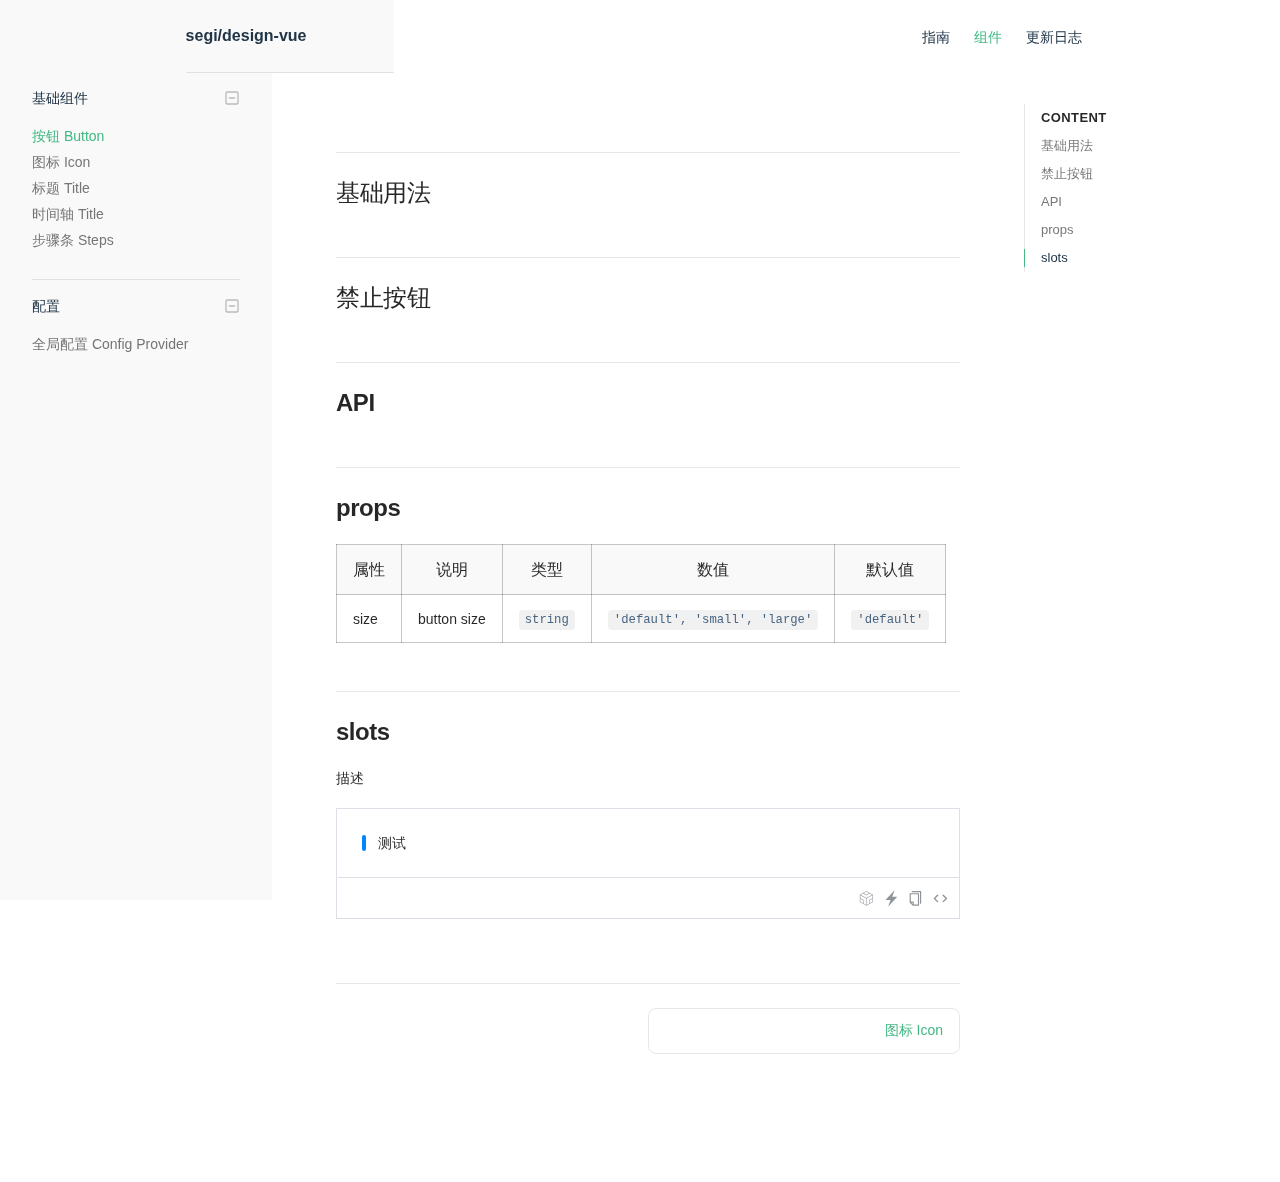
<file: component/button.html>
<!DOCTYPE html>
<html lang="en-US">
  <head>
    <meta charset="utf-8">
    <meta name="viewport" content="width=device-width,initial-scale=1">
    <title>segi/design-vue | segi/design-vue</title>
    <meta name="description" content="租赁4.0 前端组件库">
    <link rel="stylesheet" href="/assets/style.cefd9a6d.css">
    <link rel="modulepreload" href="/assets/chunks/title.f8c6c781.js">
    <link rel="modulepreload" href="/assets/app.c3943601.js">
    <link rel="modulepreload" href="/assets/component_button.md.5ef62b79.lean.js">
    
    
  </head>
  <body>
    <div id="app"><div class="Layout" data-v-aa6d9e14><!--[--><!--]--><!--[--><span tabindex="-1" data-v-e1824ab1></span><a href="#VPContent" class="VPSkipLink visually-hidden" data-v-e1824ab1> Skip to content </a><!--]--><!----><header class="VPNav" data-v-aa6d9e14 data-v-ce280d38><div class="VPNavBar has-sidebar" data-v-ce280d38 data-v-85daa9f9><div class="container" data-v-85daa9f9><div class="VPNavBarTitle has-sidebar" data-v-85daa9f9 data-v-67a89122><a class="title" href="/" data-v-67a89122><!--[--><!--]--><!----><!--[-->segi/design-vue<!--]--><!--[--><!--]--></a></div><div class="content" data-v-85daa9f9><!--[--><!--]--><!----><nav aria-labelledby="main-nav-aria-label" class="VPNavBarMenu menu" data-v-85daa9f9 data-v-c13410fb><span id="main-nav-aria-label" class="visually-hidden" data-v-c13410fb>Main Navigation</span><!--[--><!--[--><a class="VPLink link VPNavBarMenuLink" href="/guide/i18n.html" data-v-c13410fb data-v-b221a9cd data-v-f226e849><!--[-->指南<!--]--><!----></a><!--]--><!--[--><a class="VPLink link VPNavBarMenuLink active" href="/component/button.html" data-v-c13410fb data-v-b221a9cd data-v-f226e849><!--[-->组件<!--]--><!----></a><!--]--><!--[--><a class="VPLink link VPNavBarMenuLink" href="/log/changelog.html" data-v-c13410fb data-v-b221a9cd data-v-f226e849><!--[-->更新日志<!--]--><!----></a><!--]--><!--]--></nav><!----><!----><!----><!----><!--[--><!--]--><button type="button" class="VPNavBarHamburger hamburger" aria-label="mobile navigation" aria-expanded="false" aria-controls="VPNavScreen" data-v-85daa9f9 data-v-358a56d5><span class="container" data-v-358a56d5><span class="top" data-v-358a56d5></span><span class="middle" data-v-358a56d5></span><span class="bottom" data-v-358a56d5></span></span></button></div></div></div><!----></header><div class="VPLocalNav" data-v-aa6d9e14 data-v-3b9748d7><button class="menu" aria-expanded="false" aria-controls="VPSidebarNav" data-v-3b9748d7><svg xmlns="http://www.w3.org/2000/svg" aria-hidden="true" focusable="false" viewbox="0 0 24 24" class="menu-icon" data-v-3b9748d7><path d="M17,11H3c-0.6,0-1-0.4-1-1s0.4-1,1-1h14c0.6,0,1,0.4,1,1S17.6,11,17,11z"></path><path d="M21,7H3C2.4,7,2,6.6,2,6s0.4-1,1-1h18c0.6,0,1,0.4,1,1S21.6,7,21,7z"></path><path d="M21,15H3c-0.6,0-1-0.4-1-1s0.4-1,1-1h18c0.6,0,1,0.4,1,1S21.6,15,21,15z"></path><path d="M17,19H3c-0.6,0-1-0.4-1-1s0.4-1,1-1h14c0.6,0,1,0.4,1,1S17.6,19,17,19z"></path></svg><span class="menu-text" data-v-3b9748d7>Menu</span></button><a class="top-link" href="#" data-v-3b9748d7> Return to top </a></div><aside class="VPSidebar" data-v-aa6d9e14 data-v-4179ba86><nav class="nav" id="VPSidebarNav" aria-labelledby="sidebar-aria-label" tabindex="-1" data-v-4179ba86><span class="visually-hidden" id="sidebar-aria-label" data-v-4179ba86> Sidebar Navigation </span><!--[--><div class="group" data-v-4179ba86><section class="VPSidebarGroup collapsible" data-v-4179ba86 data-v-3e944058><div class="title" role="button" data-v-3e944058><h2 class="title-text" data-v-3e944058>基础组件</h2><div class="action" data-v-3e944058><svg xmlns="http://www.w3.org/2000/svg" xmlns:xlink="http://www.w3.org/1999/xlink" viewbox="0 0 24 24" class="icon minus" data-v-3e944058><path d="M19,2H5C3.3,2,2,3.3,2,5v14c0,1.7,1.3,3,3,3h14c1.7,0,3-1.3,3-3V5C22,3.3,20.7,2,19,2zM20,19c0,0.6-0.4,1-1,1H5c-0.6,0-1-0.4-1-1V5c0-0.6,0.4-1,1-1h14c0.6,0,1,0.4,1,1V19z"></path><path d="M16,11H8c-0.6,0-1,0.4-1,1s0.4,1,1,1h8c0.6,0,1-0.4,1-1S16.6,11,16,11z"></path></svg><svg version="1.1" xmlns="http://www.w3.org/2000/svg" viewbox="0 0 24 24" class="icon plus" data-v-3e944058><path d="M19,2H5C3.3,2,2,3.3,2,5v14c0,1.7,1.3,3,3,3h14c1.7,0,3-1.3,3-3V5C22,3.3,20.7,2,19,2z M20,19c0,0.6-0.4,1-1,1H5c-0.6,0-1-0.4-1-1V5c0-0.6,0.4-1,1-1h14c0.6,0,1,0.4,1,1V19z"></path><path d="M16,11h-3V8c0-0.6-0.4-1-1-1s-1,0.4-1,1v3H8c-0.6,0-1,0.4-1,1s0.4,1,1,1h3v3c0,0.6,0.4,1,1,1s1-0.4,1-1v-3h3c0.6,0,1-0.4,1-1S16.6,11,16,11z"></path></svg></div></div><div class="items" data-v-3e944058><!--[--><!--[--><a class="VPLink link link active" href="/component/button.html" style="padding-left:0px;" data-v-80f9ecf3 data-v-f226e849><!--[--><span class="link-text" data-v-80f9ecf3>按钮 Button</span><!--]--><!----></a><!----><!--]--><!--[--><a class="VPLink link link" href="/component/icon.html" style="padding-left:0px;" data-v-80f9ecf3 data-v-f226e849><!--[--><span class="link-text" data-v-80f9ecf3>图标 Icon</span><!--]--><!----></a><!----><!--]--><!--[--><a class="VPLink link link" href="/component/title.html" style="padding-left:0px;" data-v-80f9ecf3 data-v-f226e849><!--[--><span class="link-text" data-v-80f9ecf3>标题 Title</span><!--]--><!----></a><!----><!--]--><!--[--><a class="VPLink link link" href="/component/timeline.html" style="padding-left:0px;" data-v-80f9ecf3 data-v-f226e849><!--[--><span class="link-text" data-v-80f9ecf3>时间轴 Title</span><!--]--><!----></a><!----><!--]--><!--[--><a class="VPLink link link" href="/component/steps.html" style="padding-left:0px;" data-v-80f9ecf3 data-v-f226e849><!--[--><span class="link-text" data-v-80f9ecf3>步骤条 Steps</span><!--]--><!----></a><!----><!--]--><!--]--></div></section></div><div class="group" data-v-4179ba86><section class="VPSidebarGroup collapsible" data-v-4179ba86 data-v-3e944058><div class="title" role="button" data-v-3e944058><h2 class="title-text" data-v-3e944058>配置</h2><div class="action" data-v-3e944058><svg xmlns="http://www.w3.org/2000/svg" xmlns:xlink="http://www.w3.org/1999/xlink" viewbox="0 0 24 24" class="icon minus" data-v-3e944058><path d="M19,2H5C3.3,2,2,3.3,2,5v14c0,1.7,1.3,3,3,3h14c1.7,0,3-1.3,3-3V5C22,3.3,20.7,2,19,2zM20,19c0,0.6-0.4,1-1,1H5c-0.6,0-1-0.4-1-1V5c0-0.6,0.4-1,1-1h14c0.6,0,1,0.4,1,1V19z"></path><path d="M16,11H8c-0.6,0-1,0.4-1,1s0.4,1,1,1h8c0.6,0,1-0.4,1-1S16.6,11,16,11z"></path></svg><svg version="1.1" xmlns="http://www.w3.org/2000/svg" viewbox="0 0 24 24" class="icon plus" data-v-3e944058><path d="M19,2H5C3.3,2,2,3.3,2,5v14c0,1.7,1.3,3,3,3h14c1.7,0,3-1.3,3-3V5C22,3.3,20.7,2,19,2z M20,19c0,0.6-0.4,1-1,1H5c-0.6,0-1-0.4-1-1V5c0-0.6,0.4-1,1-1h14c0.6,0,1,0.4,1,1V19z"></path><path d="M16,11h-3V8c0-0.6-0.4-1-1-1s-1,0.4-1,1v3H8c-0.6,0-1,0.4-1,1s0.4,1,1,1h3v3c0,0.6,0.4,1,1,1s1-0.4,1-1v-3h3c0.6,0,1-0.4,1-1S16.6,11,16,11z"></path></svg></div></div><div class="items" data-v-3e944058><!--[--><!--[--><a class="VPLink link link" href="/component/config-provider.html" style="padding-left:0px;" data-v-80f9ecf3 data-v-f226e849><!--[--><span class="link-text" data-v-80f9ecf3>全局配置 Config Provider</span><!--]--><!----></a><!----><!--]--><!--]--></div></section></div><!--]--></nav></aside><div class="VPContent has-sidebar" id="VPContent" data-v-aa6d9e14 data-v-5e936e64><div class="VPDoc has-sidebar has-aside" data-v-5e936e64 data-v-e8752353><div class="container" data-v-e8752353><div class="aside" data-v-e8752353><div class="aside-curtain" data-v-e8752353></div><div class="aside-container" data-v-e8752353><div class="aside-content" data-v-e8752353><div class="VPDocAside" data-v-e8752353 data-v-23d94df5><!--[--><!--]--><!--[--><!--]--><div class="VPDocAsideOutline" data-v-23d94df5 data-v-5c259eae><div class="content" data-v-5c259eae><div class="outline-marker" data-v-5c259eae></div><div class="outline-title" data-v-5c259eae>CONTENT</div><nav aria-labelledby="doc-outline-aria-label" data-v-5c259eae><span class="visually-hidden" id="doc-outline-aria-label" data-v-5c259eae> Table of Contents for current page </span><ul class="root" data-v-5c259eae data-v-c8f790c9><!--[--><!--]--></ul></nav></div></div><!--[--><!--]--><div class="spacer" data-v-23d94df5></div><!--[--><!--]--><!----><!--[--><!--]--><!--[--><!--]--></div></div></div></div><div class="content" data-v-e8752353><div class="content-container" data-v-e8752353><!--[--><!--]--><main class="main" data-v-e8752353><div style="position:relative;" class="vp-doc _component_button" data-v-e8752353><div><h2 id="基础用法" tabindex="-1">基础用法 <a class="header-anchor" href="#基础用法" aria-hidden="true">#</a></h2><h2 id="禁止按钮" tabindex="-1">禁止按钮 <a class="header-anchor" href="#禁止按钮" aria-hidden="true">#</a></h2><h2 id="api" tabindex="-1">API <a class="header-anchor" href="#api" aria-hidden="true">#</a></h2><h2 id="props" tabindex="-1">props <a class="header-anchor" href="#props" aria-hidden="true">#</a></h2><table><thead><tr><th>属性</th><th>说明</th><th>类型</th><th>数值</th><th>默认值</th></tr></thead><tbody><tr><td>size</td><td>button size</td><td><code>string</code></td><td><code>&#39;default&#39;, &#39;small&#39;, &#39;large&#39;</code></td><td><code>&#39;default&#39;</code></td></tr></tbody></table><h2 id="slots" tabindex="-1">slots <a class="header-anchor" href="#slots" aria-hidden="true">#</a></h2><!----></div></div></main><!--[--><!--]--><footer class="VPDocFooter" data-v-e8752353 data-v-9e090266><!----><div class="prev-next" data-v-9e090266><div class="pager" data-v-9e090266><!----></div><div class="pager" data-v-9e090266><a class="pager-link next" href="/component/icon.html" data-v-9e090266><span class="desc" data-v-9e090266></span><span class="title" data-v-9e090266>图标 Icon</span></a></div></div></footer><!--[--><!--]--></div></div></div></div></div><!----><!--[--><!--]--></div></div>
    <script>__VP_HASH_MAP__ = JSON.parse("{\"component_button.md\":\"5ef62b79\",\"component_config-provider.md\":\"4ac64847\",\"component_icon.md\":\"dc0b1044\",\"component_steps.md\":\"7452c69f\",\"component_timeline.md\":\"6f7a2259\",\"component_title.md\":\"4489c82c\",\"guide_design.md\":\"24ecef98\",\"guide_dev_i18n.md\":\"a185c3f7\",\"guide_dev_project.md\":\"0bd47d63\",\"guide_i18n.md\":\"0dbc8ae6\",\"index.md\":\"4f8e8b8b\",\"log_changelog.md\":\"98c5fb97\"}")</script>
    <script type="module" async src="/assets/app.c3943601.js"></script>
    
  </body>
</html>
</file>
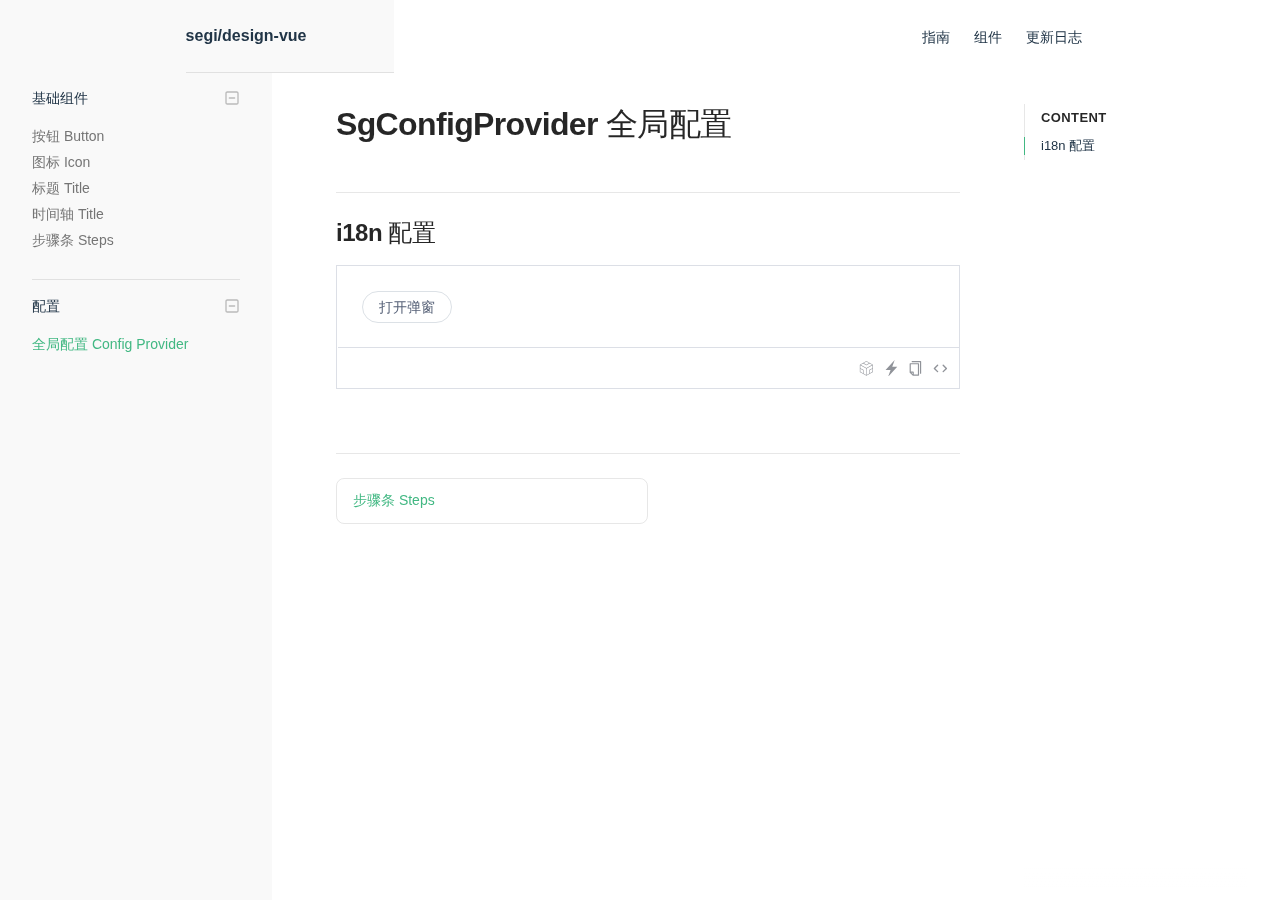
<file: component/config-provider.html>
<!DOCTYPE html>
<html lang="en-US">
  <head>
    <meta charset="utf-8">
    <meta name="viewport" content="width=device-width,initial-scale=1">
    <title>SgConfigProvider | segi/design-vue</title>
    <meta name="description" content="租赁4.0 前端组件库">
    <link rel="stylesheet" href="/assets/style.cefd9a6d.css">
    <link rel="modulepreload" href="/assets/app.c3943601.js">
    <link rel="modulepreload" href="/assets/component_config-provider.md.4ac64847.lean.js">
    
    
  </head>
  <body>
    <div id="app"><div class="Layout" data-v-aa6d9e14><!--[--><!--]--><!--[--><span tabindex="-1" data-v-e1824ab1></span><a href="#VPContent" class="VPSkipLink visually-hidden" data-v-e1824ab1> Skip to content </a><!--]--><!----><header class="VPNav" data-v-aa6d9e14 data-v-ce280d38><div class="VPNavBar has-sidebar" data-v-ce280d38 data-v-85daa9f9><div class="container" data-v-85daa9f9><div class="VPNavBarTitle has-sidebar" data-v-85daa9f9 data-v-67a89122><a class="title" href="/" data-v-67a89122><!--[--><!--]--><!----><!--[-->segi/design-vue<!--]--><!--[--><!--]--></a></div><div class="content" data-v-85daa9f9><!--[--><!--]--><!----><nav aria-labelledby="main-nav-aria-label" class="VPNavBarMenu menu" data-v-85daa9f9 data-v-c13410fb><span id="main-nav-aria-label" class="visually-hidden" data-v-c13410fb>Main Navigation</span><!--[--><!--[--><a class="VPLink link VPNavBarMenuLink" href="/guide/i18n.html" data-v-c13410fb data-v-b221a9cd data-v-f226e849><!--[-->指南<!--]--><!----></a><!--]--><!--[--><a class="VPLink link VPNavBarMenuLink" href="/component/button.html" data-v-c13410fb data-v-b221a9cd data-v-f226e849><!--[-->组件<!--]--><!----></a><!--]--><!--[--><a class="VPLink link VPNavBarMenuLink" href="/log/changelog.html" data-v-c13410fb data-v-b221a9cd data-v-f226e849><!--[-->更新日志<!--]--><!----></a><!--]--><!--]--></nav><!----><!----><!----><!----><!--[--><!--]--><button type="button" class="VPNavBarHamburger hamburger" aria-label="mobile navigation" aria-expanded="false" aria-controls="VPNavScreen" data-v-85daa9f9 data-v-358a56d5><span class="container" data-v-358a56d5><span class="top" data-v-358a56d5></span><span class="middle" data-v-358a56d5></span><span class="bottom" data-v-358a56d5></span></span></button></div></div></div><!----></header><div class="VPLocalNav" data-v-aa6d9e14 data-v-3b9748d7><button class="menu" aria-expanded="false" aria-controls="VPSidebarNav" data-v-3b9748d7><svg xmlns="http://www.w3.org/2000/svg" aria-hidden="true" focusable="false" viewbox="0 0 24 24" class="menu-icon" data-v-3b9748d7><path d="M17,11H3c-0.6,0-1-0.4-1-1s0.4-1,1-1h14c0.6,0,1,0.4,1,1S17.6,11,17,11z"></path><path d="M21,7H3C2.4,7,2,6.6,2,6s0.4-1,1-1h18c0.6,0,1,0.4,1,1S21.6,7,21,7z"></path><path d="M21,15H3c-0.6,0-1-0.4-1-1s0.4-1,1-1h18c0.6,0,1,0.4,1,1S21.6,15,21,15z"></path><path d="M17,19H3c-0.6,0-1-0.4-1-1s0.4-1,1-1h14c0.6,0,1,0.4,1,1S17.6,19,17,19z"></path></svg><span class="menu-text" data-v-3b9748d7>Menu</span></button><a class="top-link" href="#" data-v-3b9748d7> Return to top </a></div><aside class="VPSidebar" data-v-aa6d9e14 data-v-4179ba86><nav class="nav" id="VPSidebarNav" aria-labelledby="sidebar-aria-label" tabindex="-1" data-v-4179ba86><span class="visually-hidden" id="sidebar-aria-label" data-v-4179ba86> Sidebar Navigation </span><!--[--><div class="group" data-v-4179ba86><section class="VPSidebarGroup collapsible" data-v-4179ba86 data-v-3e944058><div class="title" role="button" data-v-3e944058><h2 class="title-text" data-v-3e944058>基础组件</h2><div class="action" data-v-3e944058><svg xmlns="http://www.w3.org/2000/svg" xmlns:xlink="http://www.w3.org/1999/xlink" viewbox="0 0 24 24" class="icon minus" data-v-3e944058><path d="M19,2H5C3.3,2,2,3.3,2,5v14c0,1.7,1.3,3,3,3h14c1.7,0,3-1.3,3-3V5C22,3.3,20.7,2,19,2zM20,19c0,0.6-0.4,1-1,1H5c-0.6,0-1-0.4-1-1V5c0-0.6,0.4-1,1-1h14c0.6,0,1,0.4,1,1V19z"></path><path d="M16,11H8c-0.6,0-1,0.4-1,1s0.4,1,1,1h8c0.6,0,1-0.4,1-1S16.6,11,16,11z"></path></svg><svg version="1.1" xmlns="http://www.w3.org/2000/svg" viewbox="0 0 24 24" class="icon plus" data-v-3e944058><path d="M19,2H5C3.3,2,2,3.3,2,5v14c0,1.7,1.3,3,3,3h14c1.7,0,3-1.3,3-3V5C22,3.3,20.7,2,19,2z M20,19c0,0.6-0.4,1-1,1H5c-0.6,0-1-0.4-1-1V5c0-0.6,0.4-1,1-1h14c0.6,0,1,0.4,1,1V19z"></path><path d="M16,11h-3V8c0-0.6-0.4-1-1-1s-1,0.4-1,1v3H8c-0.6,0-1,0.4-1,1s0.4,1,1,1h3v3c0,0.6,0.4,1,1,1s1-0.4,1-1v-3h3c0.6,0,1-0.4,1-1S16.6,11,16,11z"></path></svg></div></div><div class="items" data-v-3e944058><!--[--><!--[--><a class="VPLink link link" href="/component/button.html" style="padding-left:0px;" data-v-80f9ecf3 data-v-f226e849><!--[--><span class="link-text" data-v-80f9ecf3>按钮 Button</span><!--]--><!----></a><!----><!--]--><!--[--><a class="VPLink link link" href="/component/icon.html" style="padding-left:0px;" data-v-80f9ecf3 data-v-f226e849><!--[--><span class="link-text" data-v-80f9ecf3>图标 Icon</span><!--]--><!----></a><!----><!--]--><!--[--><a class="VPLink link link" href="/component/title.html" style="padding-left:0px;" data-v-80f9ecf3 data-v-f226e849><!--[--><span class="link-text" data-v-80f9ecf3>标题 Title</span><!--]--><!----></a><!----><!--]--><!--[--><a class="VPLink link link" href="/component/timeline.html" style="padding-left:0px;" data-v-80f9ecf3 data-v-f226e849><!--[--><span class="link-text" data-v-80f9ecf3>时间轴 Title</span><!--]--><!----></a><!----><!--]--><!--[--><a class="VPLink link link" href="/component/steps.html" style="padding-left:0px;" data-v-80f9ecf3 data-v-f226e849><!--[--><span class="link-text" data-v-80f9ecf3>步骤条 Steps</span><!--]--><!----></a><!----><!--]--><!--]--></div></section></div><div class="group" data-v-4179ba86><section class="VPSidebarGroup collapsible" data-v-4179ba86 data-v-3e944058><div class="title" role="button" data-v-3e944058><h2 class="title-text" data-v-3e944058>配置</h2><div class="action" data-v-3e944058><svg xmlns="http://www.w3.org/2000/svg" xmlns:xlink="http://www.w3.org/1999/xlink" viewbox="0 0 24 24" class="icon minus" data-v-3e944058><path d="M19,2H5C3.3,2,2,3.3,2,5v14c0,1.7,1.3,3,3,3h14c1.7,0,3-1.3,3-3V5C22,3.3,20.7,2,19,2zM20,19c0,0.6-0.4,1-1,1H5c-0.6,0-1-0.4-1-1V5c0-0.6,0.4-1,1-1h14c0.6,0,1,0.4,1,1V19z"></path><path d="M16,11H8c-0.6,0-1,0.4-1,1s0.4,1,1,1h8c0.6,0,1-0.4,1-1S16.6,11,16,11z"></path></svg><svg version="1.1" xmlns="http://www.w3.org/2000/svg" viewbox="0 0 24 24" class="icon plus" data-v-3e944058><path d="M19,2H5C3.3,2,2,3.3,2,5v14c0,1.7,1.3,3,3,3h14c1.7,0,3-1.3,3-3V5C22,3.3,20.7,2,19,2z M20,19c0,0.6-0.4,1-1,1H5c-0.6,0-1-0.4-1-1V5c0-0.6,0.4-1,1-1h14c0.6,0,1,0.4,1,1V19z"></path><path d="M16,11h-3V8c0-0.6-0.4-1-1-1s-1,0.4-1,1v3H8c-0.6,0-1,0.4-1,1s0.4,1,1,1h3v3c0,0.6,0.4,1,1,1s1-0.4,1-1v-3h3c0.6,0,1-0.4,1-1S16.6,11,16,11z"></path></svg></div></div><div class="items" data-v-3e944058><!--[--><!--[--><a class="VPLink link link active" href="/component/config-provider.html" style="padding-left:0px;" data-v-80f9ecf3 data-v-f226e849><!--[--><span class="link-text" data-v-80f9ecf3>全局配置 Config Provider</span><!--]--><!----></a><!----><!--]--><!--]--></div></section></div><!--]--></nav></aside><div class="VPContent has-sidebar" id="VPContent" data-v-aa6d9e14 data-v-5e936e64><div class="VPDoc has-sidebar has-aside" data-v-5e936e64 data-v-e8752353><div class="container" data-v-e8752353><div class="aside" data-v-e8752353><div class="aside-curtain" data-v-e8752353></div><div class="aside-container" data-v-e8752353><div class="aside-content" data-v-e8752353><div class="VPDocAside" data-v-e8752353 data-v-23d94df5><!--[--><!--]--><!--[--><!--]--><div class="VPDocAsideOutline" data-v-23d94df5 data-v-5c259eae><div class="content" data-v-5c259eae><div class="outline-marker" data-v-5c259eae></div><div class="outline-title" data-v-5c259eae>CONTENT</div><nav aria-labelledby="doc-outline-aria-label" data-v-5c259eae><span class="visually-hidden" id="doc-outline-aria-label" data-v-5c259eae> Table of Contents for current page </span><ul class="root" data-v-5c259eae data-v-c8f790c9><!--[--><!--]--></ul></nav></div></div><!--[--><!--]--><div class="spacer" data-v-23d94df5></div><!--[--><!--]--><!----><!--[--><!--]--><!--[--><!--]--></div></div></div></div><div class="content" data-v-e8752353><div class="content-container" data-v-e8752353><!--[--><!--]--><main class="main" data-v-e8752353><div style="position:relative;" class="vp-doc _component_config-provider" data-v-e8752353><div><h1 id="sgconfigprovider-全局配置" tabindex="-1">SgConfigProvider 全局配置 <a class="header-anchor" href="#sgconfigprovider-全局配置" aria-hidden="true">#</a></h1><h2 id="i18n-配置" tabindex="-1">i18n 配置 <a class="header-anchor" href="#i18n-配置" aria-hidden="true">#</a></h2><!----></div></div></main><!--[--><!--]--><footer class="VPDocFooter" data-v-e8752353 data-v-9e090266><!----><div class="prev-next" data-v-9e090266><div class="pager" data-v-9e090266><a class="pager-link prev" href="/component/steps.html" data-v-9e090266><span class="desc" data-v-9e090266></span><span class="title" data-v-9e090266>步骤条 Steps</span></a></div><div class="has-prev pager" data-v-9e090266><!----></div></div></footer><!--[--><!--]--></div></div></div></div></div><!----><!--[--><!--]--></div></div>
    <script>__VP_HASH_MAP__ = JSON.parse("{\"component_button.md\":\"5ef62b79\",\"component_config-provider.md\":\"4ac64847\",\"component_icon.md\":\"dc0b1044\",\"component_steps.md\":\"7452c69f\",\"component_timeline.md\":\"6f7a2259\",\"component_title.md\":\"4489c82c\",\"guide_design.md\":\"24ecef98\",\"guide_dev_i18n.md\":\"a185c3f7\",\"guide_dev_project.md\":\"0bd47d63\",\"guide_i18n.md\":\"0dbc8ae6\",\"index.md\":\"4f8e8b8b\",\"log_changelog.md\":\"98c5fb97\"}")</script>
    <script type="module" async src="/assets/app.c3943601.js"></script>
    
  </body>
</html>
</file>
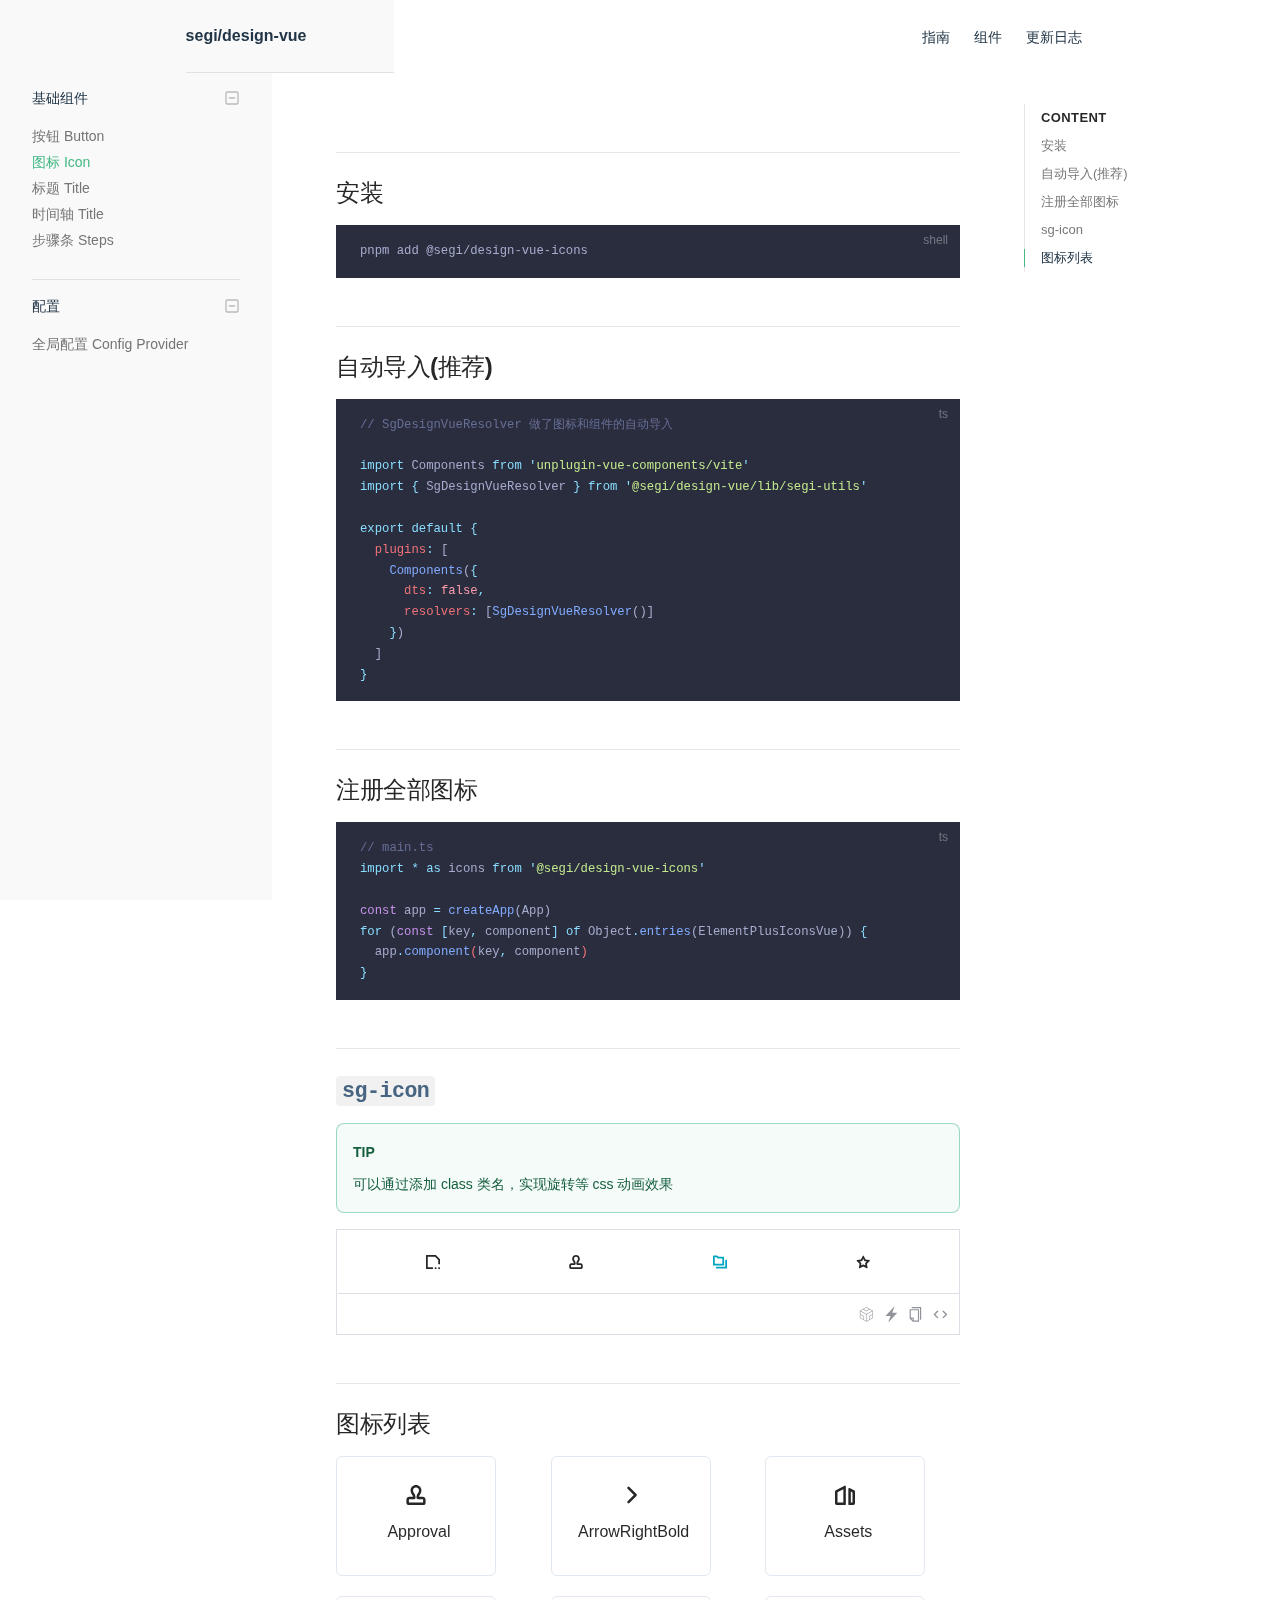
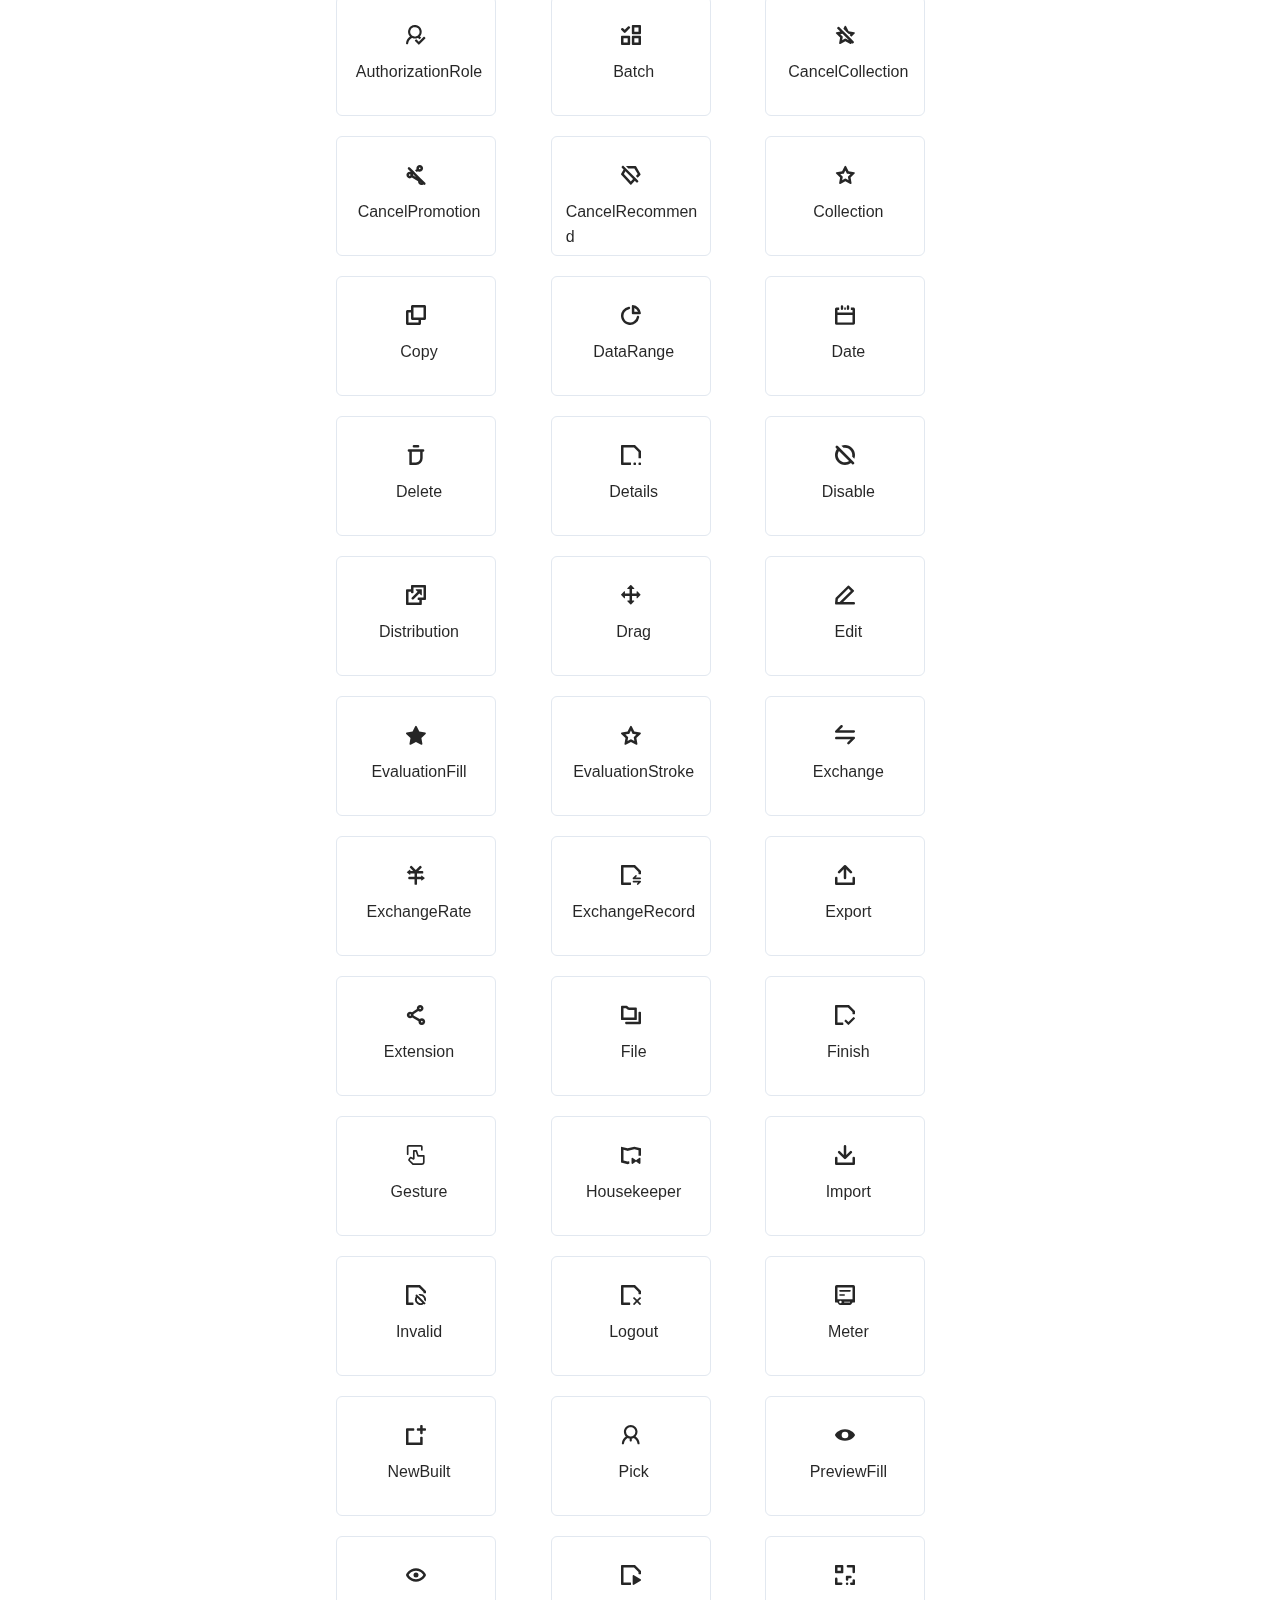
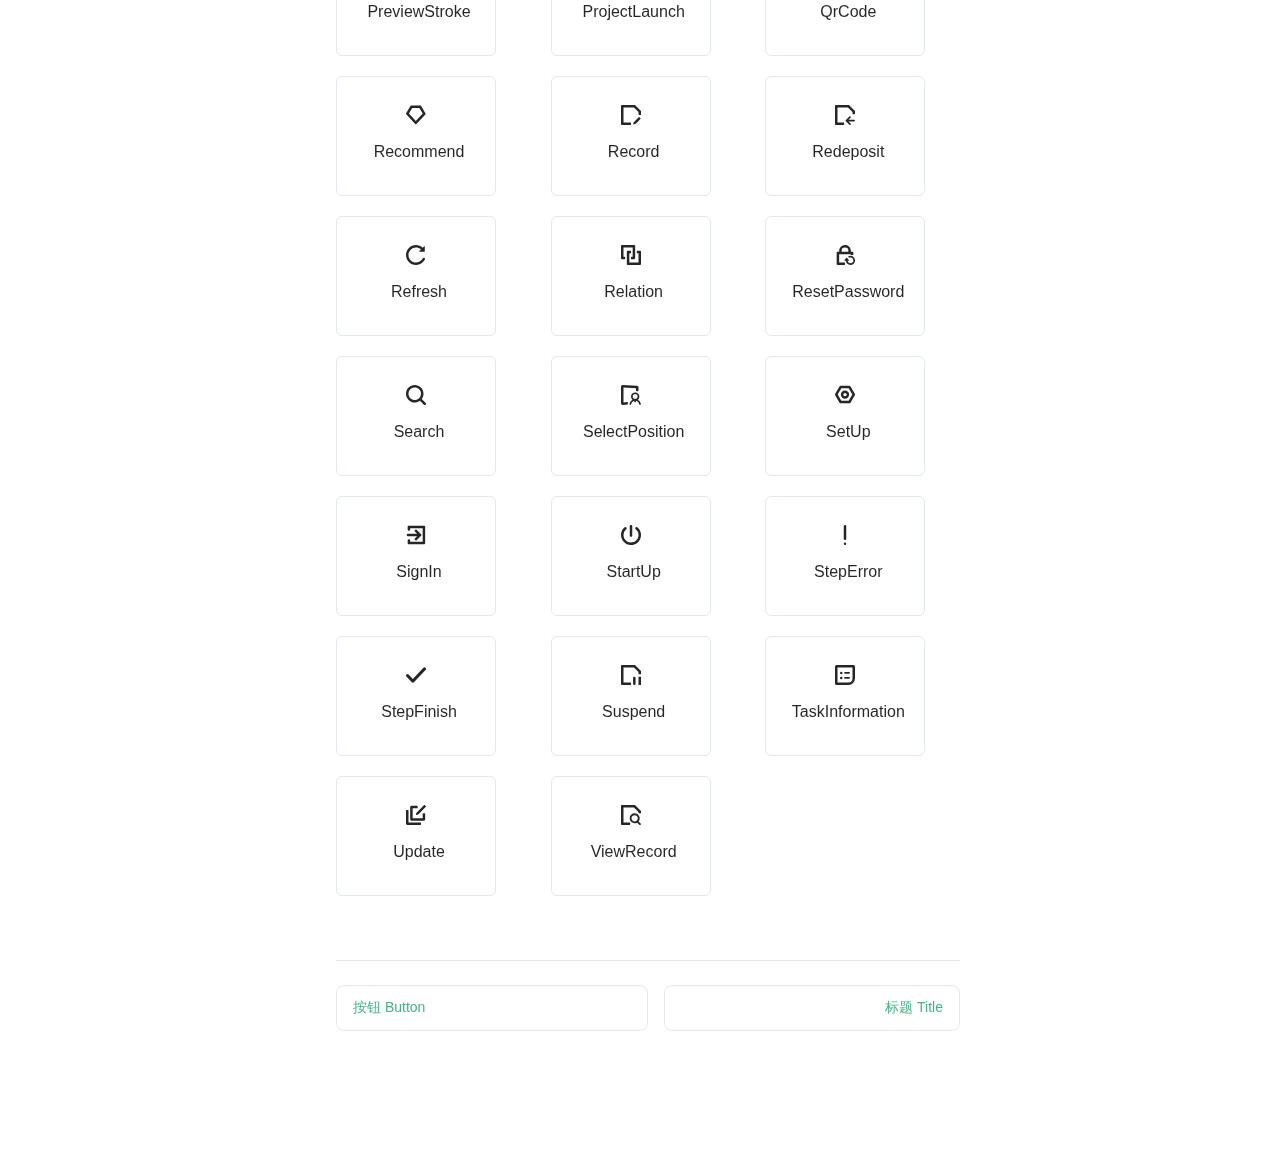
<file: component/icon.html>
<!DOCTYPE html>
<html lang="en-US">
  <head>
    <meta charset="utf-8">
    <meta name="viewport" content="width=device-width,initial-scale=1">
    <title>Icon | segi/design-vue</title>
    <meta name="description" content="租赁4.0 前端组件库">
    <link rel="stylesheet" href="/assets/style.cefd9a6d.css">
    <link rel="modulepreload" href="/assets/app.c3943601.js">
    <link rel="modulepreload" href="/assets/component_icon.md.dc0b1044.lean.js">
    
    
  </head>
  <body>
    <div id="app"><div class="Layout" data-v-aa6d9e14><!--[--><!--]--><!--[--><span tabindex="-1" data-v-e1824ab1></span><a href="#VPContent" class="VPSkipLink visually-hidden" data-v-e1824ab1> Skip to content </a><!--]--><!----><header class="VPNav" data-v-aa6d9e14 data-v-ce280d38><div class="VPNavBar has-sidebar" data-v-ce280d38 data-v-85daa9f9><div class="container" data-v-85daa9f9><div class="VPNavBarTitle has-sidebar" data-v-85daa9f9 data-v-67a89122><a class="title" href="/" data-v-67a89122><!--[--><!--]--><!----><!--[-->segi/design-vue<!--]--><!--[--><!--]--></a></div><div class="content" data-v-85daa9f9><!--[--><!--]--><!----><nav aria-labelledby="main-nav-aria-label" class="VPNavBarMenu menu" data-v-85daa9f9 data-v-c13410fb><span id="main-nav-aria-label" class="visually-hidden" data-v-c13410fb>Main Navigation</span><!--[--><!--[--><a class="VPLink link VPNavBarMenuLink" href="/guide/i18n.html" data-v-c13410fb data-v-b221a9cd data-v-f226e849><!--[-->指南<!--]--><!----></a><!--]--><!--[--><a class="VPLink link VPNavBarMenuLink" href="/component/button.html" data-v-c13410fb data-v-b221a9cd data-v-f226e849><!--[-->组件<!--]--><!----></a><!--]--><!--[--><a class="VPLink link VPNavBarMenuLink" href="/log/changelog.html" data-v-c13410fb data-v-b221a9cd data-v-f226e849><!--[-->更新日志<!--]--><!----></a><!--]--><!--]--></nav><!----><!----><!----><!----><!--[--><!--]--><button type="button" class="VPNavBarHamburger hamburger" aria-label="mobile navigation" aria-expanded="false" aria-controls="VPNavScreen" data-v-85daa9f9 data-v-358a56d5><span class="container" data-v-358a56d5><span class="top" data-v-358a56d5></span><span class="middle" data-v-358a56d5></span><span class="bottom" data-v-358a56d5></span></span></button></div></div></div><!----></header><div class="VPLocalNav" data-v-aa6d9e14 data-v-3b9748d7><button class="menu" aria-expanded="false" aria-controls="VPSidebarNav" data-v-3b9748d7><svg xmlns="http://www.w3.org/2000/svg" aria-hidden="true" focusable="false" viewbox="0 0 24 24" class="menu-icon" data-v-3b9748d7><path d="M17,11H3c-0.6,0-1-0.4-1-1s0.4-1,1-1h14c0.6,0,1,0.4,1,1S17.6,11,17,11z"></path><path d="M21,7H3C2.4,7,2,6.6,2,6s0.4-1,1-1h18c0.6,0,1,0.4,1,1S21.6,7,21,7z"></path><path d="M21,15H3c-0.6,0-1-0.4-1-1s0.4-1,1-1h18c0.6,0,1,0.4,1,1S21.6,15,21,15z"></path><path d="M17,19H3c-0.6,0-1-0.4-1-1s0.4-1,1-1h14c0.6,0,1,0.4,1,1S17.6,19,17,19z"></path></svg><span class="menu-text" data-v-3b9748d7>Menu</span></button><a class="top-link" href="#" data-v-3b9748d7> Return to top </a></div><aside class="VPSidebar" data-v-aa6d9e14 data-v-4179ba86><nav class="nav" id="VPSidebarNav" aria-labelledby="sidebar-aria-label" tabindex="-1" data-v-4179ba86><span class="visually-hidden" id="sidebar-aria-label" data-v-4179ba86> Sidebar Navigation </span><!--[--><div class="group" data-v-4179ba86><section class="VPSidebarGroup collapsible" data-v-4179ba86 data-v-3e944058><div class="title" role="button" data-v-3e944058><h2 class="title-text" data-v-3e944058>基础组件</h2><div class="action" data-v-3e944058><svg xmlns="http://www.w3.org/2000/svg" xmlns:xlink="http://www.w3.org/1999/xlink" viewbox="0 0 24 24" class="icon minus" data-v-3e944058><path d="M19,2H5C3.3,2,2,3.3,2,5v14c0,1.7,1.3,3,3,3h14c1.7,0,3-1.3,3-3V5C22,3.3,20.7,2,19,2zM20,19c0,0.6-0.4,1-1,1H5c-0.6,0-1-0.4-1-1V5c0-0.6,0.4-1,1-1h14c0.6,0,1,0.4,1,1V19z"></path><path d="M16,11H8c-0.6,0-1,0.4-1,1s0.4,1,1,1h8c0.6,0,1-0.4,1-1S16.6,11,16,11z"></path></svg><svg version="1.1" xmlns="http://www.w3.org/2000/svg" viewbox="0 0 24 24" class="icon plus" data-v-3e944058><path d="M19,2H5C3.3,2,2,3.3,2,5v14c0,1.7,1.3,3,3,3h14c1.7,0,3-1.3,3-3V5C22,3.3,20.7,2,19,2z M20,19c0,0.6-0.4,1-1,1H5c-0.6,0-1-0.4-1-1V5c0-0.6,0.4-1,1-1h14c0.6,0,1,0.4,1,1V19z"></path><path d="M16,11h-3V8c0-0.6-0.4-1-1-1s-1,0.4-1,1v3H8c-0.6,0-1,0.4-1,1s0.4,1,1,1h3v3c0,0.6,0.4,1,1,1s1-0.4,1-1v-3h3c0.6,0,1-0.4,1-1S16.6,11,16,11z"></path></svg></div></div><div class="items" data-v-3e944058><!--[--><!--[--><a class="VPLink link link" href="/component/button.html" style="padding-left:0px;" data-v-80f9ecf3 data-v-f226e849><!--[--><span class="link-text" data-v-80f9ecf3>按钮 Button</span><!--]--><!----></a><!----><!--]--><!--[--><a class="VPLink link link active" href="/component/icon.html" style="padding-left:0px;" data-v-80f9ecf3 data-v-f226e849><!--[--><span class="link-text" data-v-80f9ecf3>图标 Icon</span><!--]--><!----></a><!----><!--]--><!--[--><a class="VPLink link link" href="/component/title.html" style="padding-left:0px;" data-v-80f9ecf3 data-v-f226e849><!--[--><span class="link-text" data-v-80f9ecf3>标题 Title</span><!--]--><!----></a><!----><!--]--><!--[--><a class="VPLink link link" href="/component/timeline.html" style="padding-left:0px;" data-v-80f9ecf3 data-v-f226e849><!--[--><span class="link-text" data-v-80f9ecf3>时间轴 Title</span><!--]--><!----></a><!----><!--]--><!--[--><a class="VPLink link link" href="/component/steps.html" style="padding-left:0px;" data-v-80f9ecf3 data-v-f226e849><!--[--><span class="link-text" data-v-80f9ecf3>步骤条 Steps</span><!--]--><!----></a><!----><!--]--><!--]--></div></section></div><div class="group" data-v-4179ba86><section class="VPSidebarGroup collapsible" data-v-4179ba86 data-v-3e944058><div class="title" role="button" data-v-3e944058><h2 class="title-text" data-v-3e944058>配置</h2><div class="action" data-v-3e944058><svg xmlns="http://www.w3.org/2000/svg" xmlns:xlink="http://www.w3.org/1999/xlink" viewbox="0 0 24 24" class="icon minus" data-v-3e944058><path d="M19,2H5C3.3,2,2,3.3,2,5v14c0,1.7,1.3,3,3,3h14c1.7,0,3-1.3,3-3V5C22,3.3,20.7,2,19,2zM20,19c0,0.6-0.4,1-1,1H5c-0.6,0-1-0.4-1-1V5c0-0.6,0.4-1,1-1h14c0.6,0,1,0.4,1,1V19z"></path><path d="M16,11H8c-0.6,0-1,0.4-1,1s0.4,1,1,1h8c0.6,0,1-0.4,1-1S16.6,11,16,11z"></path></svg><svg version="1.1" xmlns="http://www.w3.org/2000/svg" viewbox="0 0 24 24" class="icon plus" data-v-3e944058><path d="M19,2H5C3.3,2,2,3.3,2,5v14c0,1.7,1.3,3,3,3h14c1.7,0,3-1.3,3-3V5C22,3.3,20.7,2,19,2z M20,19c0,0.6-0.4,1-1,1H5c-0.6,0-1-0.4-1-1V5c0-0.6,0.4-1,1-1h14c0.6,0,1,0.4,1,1V19z"></path><path d="M16,11h-3V8c0-0.6-0.4-1-1-1s-1,0.4-1,1v3H8c-0.6,0-1,0.4-1,1s0.4,1,1,1h3v3c0,0.6,0.4,1,1,1s1-0.4,1-1v-3h3c0.6,0,1-0.4,1-1S16.6,11,16,11z"></path></svg></div></div><div class="items" data-v-3e944058><!--[--><!--[--><a class="VPLink link link" href="/component/config-provider.html" style="padding-left:0px;" data-v-80f9ecf3 data-v-f226e849><!--[--><span class="link-text" data-v-80f9ecf3>全局配置 Config Provider</span><!--]--><!----></a><!----><!--]--><!--]--></div></section></div><!--]--></nav></aside><div class="VPContent has-sidebar" id="VPContent" data-v-aa6d9e14 data-v-5e936e64><div class="VPDoc has-sidebar has-aside" data-v-5e936e64 data-v-e8752353><div class="container" data-v-e8752353><div class="aside" data-v-e8752353><div class="aside-curtain" data-v-e8752353></div><div class="aside-container" data-v-e8752353><div class="aside-content" data-v-e8752353><div class="VPDocAside" data-v-e8752353 data-v-23d94df5><!--[--><!--]--><!--[--><!--]--><div class="VPDocAsideOutline" data-v-23d94df5 data-v-5c259eae><div class="content" data-v-5c259eae><div class="outline-marker" data-v-5c259eae></div><div class="outline-title" data-v-5c259eae>CONTENT</div><nav aria-labelledby="doc-outline-aria-label" data-v-5c259eae><span class="visually-hidden" id="doc-outline-aria-label" data-v-5c259eae> Table of Contents for current page </span><ul class="root" data-v-5c259eae data-v-c8f790c9><!--[--><!--]--></ul></nav></div></div><!--[--><!--]--><div class="spacer" data-v-23d94df5></div><!--[--><!--]--><!----><!--[--><!--]--><!--[--><!--]--></div></div></div></div><div class="content" data-v-e8752353><div class="content-container" data-v-e8752353><!--[--><!--]--><main class="main" data-v-e8752353><div style="position:relative;" class="vp-doc _component_icon" data-v-e8752353><div><h2 id="安装" tabindex="-1">安装 <a class="header-anchor" href="#安装" aria-hidden="true">#</a></h2><div class="language-shell"><button class="copy"></button><span class="lang">shell</span><pre><code><span class="line"><span style="color:#A6ACCD;">pnpm add @segi/design-vue-icons</span></span>
<span class="line"></span></code></pre></div><h2 id="自动导入-推荐" tabindex="-1">自动导入(推荐) <a class="header-anchor" href="#自动导入-推荐" aria-hidden="true">#</a></h2><div class="language-ts"><button class="copy"></button><span class="lang">ts</span><pre><code><span class="line"><span style="color:#676E95;">// SgDesignVueResolver 做了图标和组件的自动导入</span></span>
<span class="line"></span>
<span class="line"><span style="color:#89DDFF;">import</span><span style="color:#A6ACCD;"> Components </span><span style="color:#89DDFF;">from</span><span style="color:#A6ACCD;"> </span><span style="color:#89DDFF;">&#39;</span><span style="color:#C3E88D;">unplugin-vue-components/vite</span><span style="color:#89DDFF;">&#39;</span></span>
<span class="line"><span style="color:#89DDFF;">import</span><span style="color:#A6ACCD;"> </span><span style="color:#89DDFF;">{</span><span style="color:#F07178;"> </span><span style="color:#A6ACCD;">SgDesignVueResolver</span><span style="color:#F07178;"> </span><span style="color:#89DDFF;">}</span><span style="color:#A6ACCD;"> </span><span style="color:#89DDFF;">from</span><span style="color:#A6ACCD;"> </span><span style="color:#89DDFF;">&#39;</span><span style="color:#C3E88D;">@segi/design-vue/lib/segi-utils</span><span style="color:#89DDFF;">&#39;</span></span>
<span class="line"></span>
<span class="line"><span style="color:#89DDFF;">export</span><span style="color:#A6ACCD;"> </span><span style="color:#89DDFF;">default</span><span style="color:#A6ACCD;"> </span><span style="color:#89DDFF;">{</span></span>
<span class="line"><span style="color:#A6ACCD;">  </span><span style="color:#F07178;">plugins</span><span style="color:#89DDFF;">:</span><span style="color:#A6ACCD;"> [</span></span>
<span class="line"><span style="color:#A6ACCD;">    </span><span style="color:#82AAFF;">Components</span><span style="color:#A6ACCD;">(</span><span style="color:#89DDFF;">{</span></span>
<span class="line"><span style="color:#A6ACCD;">      </span><span style="color:#F07178;">dts</span><span style="color:#89DDFF;">:</span><span style="color:#A6ACCD;"> </span><span style="color:#FF9CAC;">false</span><span style="color:#89DDFF;">,</span></span>
<span class="line"><span style="color:#A6ACCD;">      </span><span style="color:#F07178;">resolvers</span><span style="color:#89DDFF;">:</span><span style="color:#A6ACCD;"> [</span><span style="color:#82AAFF;">SgDesignVueResolver</span><span style="color:#A6ACCD;">()]</span></span>
<span class="line"><span style="color:#A6ACCD;">    </span><span style="color:#89DDFF;">}</span><span style="color:#A6ACCD;">)</span></span>
<span class="line"><span style="color:#A6ACCD;">  ]</span></span>
<span class="line"><span style="color:#89DDFF;">}</span></span>
<span class="line"></span></code></pre></div><h2 id="注册全部图标" tabindex="-1">注册全部图标 <a class="header-anchor" href="#注册全部图标" aria-hidden="true">#</a></h2><div class="language-ts"><button class="copy"></button><span class="lang">ts</span><pre><code><span class="line"><span style="color:#676E95;">// main.ts</span></span>
<span class="line"><span style="color:#89DDFF;">import</span><span style="color:#A6ACCD;"> </span><span style="color:#89DDFF;">*</span><span style="color:#A6ACCD;"> </span><span style="color:#89DDFF;">as</span><span style="color:#A6ACCD;"> icons </span><span style="color:#89DDFF;">from</span><span style="color:#A6ACCD;"> </span><span style="color:#89DDFF;">&#39;</span><span style="color:#C3E88D;">@segi/design-vue-icons</span><span style="color:#89DDFF;">&#39;</span></span>
<span class="line"></span>
<span class="line"><span style="color:#C792EA;">const</span><span style="color:#A6ACCD;"> app </span><span style="color:#89DDFF;">=</span><span style="color:#A6ACCD;"> </span><span style="color:#82AAFF;">createApp</span><span style="color:#A6ACCD;">(App)</span></span>
<span class="line"><span style="color:#89DDFF;">for</span><span style="color:#A6ACCD;"> (</span><span style="color:#C792EA;">const</span><span style="color:#A6ACCD;"> </span><span style="color:#89DDFF;">[</span><span style="color:#A6ACCD;">key</span><span style="color:#89DDFF;">,</span><span style="color:#A6ACCD;"> component</span><span style="color:#89DDFF;">]</span><span style="color:#A6ACCD;"> </span><span style="color:#89DDFF;">of</span><span style="color:#A6ACCD;"> Object</span><span style="color:#89DDFF;">.</span><span style="color:#82AAFF;">entries</span><span style="color:#A6ACCD;">(ElementPlusIconsVue)) </span><span style="color:#89DDFF;">{</span></span>
<span class="line"><span style="color:#F07178;">  </span><span style="color:#A6ACCD;">app</span><span style="color:#89DDFF;">.</span><span style="color:#82AAFF;">component</span><span style="color:#F07178;">(</span><span style="color:#A6ACCD;">key</span><span style="color:#89DDFF;">,</span><span style="color:#F07178;"> </span><span style="color:#A6ACCD;">component</span><span style="color:#F07178;">)</span></span>
<span class="line"><span style="color:#89DDFF;">}</span></span>
<span class="line"></span></code></pre></div><h2 id="sg-icon" tabindex="-1"><code>sg-icon</code> <a class="header-anchor" href="#sg-icon" aria-hidden="true">#</a></h2><div class="tip custom-block"><p class="custom-block-title">TIP</p><p>可以通过添加 class 类名，实现旋转等 css 动画效果</p></div><!----><h2 id="图标列表" tabindex="-1">图标列表 <a class="header-anchor" href="#图标列表" aria-hidden="true">#</a></h2><div data-v-958da16c><div class="demo-icon-list" data-v-958da16c><!--[--><div class="icon-item" data-v-958da16c><i class="sg-icon" style="font-size:20px;" data-v-958da16c><!--[--><svg id="iconapproval" viewbox="0 0 1024 1024" data-v-958da16c><path fill="currentColor" d="M149.333333 896h725.333334v-149.333333c0-11.733333-9.6-21.333333-21.333334-21.333334h-233.386666a85.546667 85.546667 0 0 1-85.376-88.661333c5.12-115.754667 46.208-177.322667 79.232-226.858667C641.365333 368.469333 661.333333 338.56 661.333333 277.333333 661.333333 132.224 527.274667 128 512 128c-24.576 0.341333-149.333333 9.173333-149.333333 149.333333 0 61.226667 19.968 91.136 47.530666 132.48 33.024 49.536 74.112 111.104 79.232 226.688a85.674667 85.674667 0 0 1-23.637333 62.464A86.101333 86.101333 0 0 1 404.053333 725.333333H170.666667c-11.733333 0-21.333333 9.6-21.333334 21.333334V896z m746.666667 128h-768A106.752 106.752 0 0 1 21.333333 917.333333v-170.666666C21.333333 664.32 88.32 597.333333 170.666667 597.333333h185.984c-9.258667-50.986667-29.866667-81.877333-52.906667-116.437333C271.36 432.341333 234.666667 377.301333 234.666667 277.333333 234.666667 73.856 400.512 0 512 0S789.333333 73.856 789.333333 277.333333c0 99.968-36.693333 155.008-69.077333 203.562667-23.04 34.56-43.648 65.408-52.906667 116.437333H853.333333c82.346667 0 149.333333 66.986667 149.333334 149.333334v170.666666c0 58.837333-47.829333 106.666667-106.666667 106.666667z"></path></svg><!--]--></i><span class="icon-name" data-v-958da16c>Approval</span></div><div class="icon-item" data-v-958da16c><i class="sg-icon" style="font-size:20px;" data-v-958da16c><!--[--><svg viewbox="0 0 1024 1024" xmlns="http://www.w3.org/2000/svg" data-v-958da16c><path fill="currentColor" d="M338.752 104.704a64 64 0 0 0 0 90.496l316.8 316.8-316.8 316.8a64 64 0 0 0 90.496 90.496l362.048-362.048a64 64 0 0 0 0-90.496L429.248 104.704a64 64 0 0 0-90.496 0z"></path></svg><!--]--></i><span class="icon-name" data-v-958da16c>ArrowRightBold</span></div><div class="icon-item" data-v-958da16c><i class="sg-icon" style="font-size:20px;" data-v-958da16c><!--[--><svg id="iconassets" viewbox="0 0 1024 1024" data-v-958da16c><path fill="currentColor" d="M511.957333 28.714667a42.410667 42.410667 0 0 0-20.181333 5.12L44.885333 274.517333A85.333333 85.333333 0 0 0 0 349.696V938.666667a85.333333 85.333333 0 0 0 85.333333 85.333333h426.666667a42.666667 42.666667 0 0 0 42.666667-42.666667V71.424A42.666667 42.666667 0 0 0 511.957333 28.714667M426.666667 214.314667V896H128V375.125333l298.666667-160.853333M725.333333 154.325333c-22.357333 0-42.666667 18.005333-42.666666 42.666667V981.333333a42.666667 42.666667 0 0 0 42.666666 42.666667h213.333334a85.333333 85.333333 0 0 0 85.333333-85.333333V351.402667c0-32.298667-18.218667-61.866667-47.146667-76.288l-232.405333-116.224A42.709333 42.709333 0 0 0 725.333333 154.325333m85.333334 180.778667l85.333333 42.666667V896h-85.333333V335.104"></path></svg><!--]--></i><span class="icon-name" data-v-958da16c>Assets</span></div><div class="icon-item" data-v-958da16c><i class="sg-icon" style="font-size:20px;" data-v-958da16c><!--[--><svg id="iconauthorization-role" viewbox="0 0 1024 1024" data-v-958da16c><path fill="currentColor" d="M383.22816 575.573333c-6.826667-2.133333-14.08-4.266667-20.48-7.253333-0.426667-0.426667-0.426667-0.426667-0.853333-0.426667-7.253333-2.986667-14.08-6.4-20.906667-10.24-6.4-3.413333-12.8-7.253333-18.773333-11.093333-0.426667-0.426667-0.853333-0.426667-0.853334-0.853333-3.84-2.56-7.68-5.12-11.52-8.106667-1.28-1.28-2.986667-2.133333-4.266666-3.413333a234.538667 234.538667 0 0 1-61.866667-73.813334l-6.4-12.8c-0.426667-1.28-1.28-2.986667-1.706667-4.266666-2.133333-4.266667-3.84-8.533333-5.12-12.8a180.48 180.48 0 0 1-8.106666-26.453334 137.130667 137.130667 0 0 1-2.986667-13.653333c-1.28-6.4-2.133333-12.8-2.56-19.626667-0.853333-7.253333-1.28-14.506667-1.28-21.76v-1.28c0-7.253333 0.426667-14.506667 1.28-21.76 0.426667-6.826667 1.28-13.653333 2.56-20.48 0.853333-4.266667 1.706667-8.96 2.986667-13.226666 2.133333-8.533333 4.693333-17.493333 8.106666-26.026667 1.28-4.266667 2.986667-8.533333 5.12-12.8 2.133333-5.12 4.266667-9.813333 7.253334-14.933333 3.413333-7.253333 7.253333-14.08 11.946666-20.48 4.693333-7.253333 9.813333-14.506667 15.786667-21.333334 11.52-14.08 24.746667-26.453333 39.253333-37.546666 16.213333-12.373333 33.706667-22.613333 52.906667-30.72 6.4-2.986667 13.653333-5.12 20.48-7.253334a200.448 200.448 0 0 1 41.386667-8.96c2.133333-0.426667 4.266667-0.853333 6.4-0.853333a219.989333 219.989333 0 0 1 46.933333 0 227.498667 227.498667 0 0 1 49.92 10.24 167.253333 167.253333 0 0 1 20.053333 7.253333c5.973333 2.56 12.373333 5.546667 18.346667 8.96 11.946667 5.973333 23.04 13.226667 33.706667 21.333334 14.506667 11.093333 27.733333 23.466667 39.253333 37.546666 5.546667 6.826667 10.666667 14.08 15.36 21.333334 4.693333 6.4 8.533333 13.226667 11.946667 20.48 2.986667 5.12 5.546667 9.813333 7.253333 14.933333 2.133333 4.266667 3.84 8.533333 5.12 12.8 3.413333 8.533333 5.973333 17.493333 8.106667 26.026667 1.28 4.266667 2.133333 8.96 2.986666 13.226666 1.28 6.826667 2.133333 13.653333 2.56 20.48 0.853333 7.253333 1.28 14.506667 1.28 21.76v1.28c0 7.253333-0.426667 14.506667-1.28 21.76-0.426667 6.826667-1.28 13.226667-2.56 19.626667-0.853333 4.693333-1.706667 9.386667-2.986666 13.653333-2.133333 9.386667-4.693333 17.92-8.106667 26.453334-1.28 4.266667-2.986667 8.533333-5.12 12.8-0.426667 1.28-0.853333 2.986667-1.706667 4.266666-1.706667 4.266667-3.84 8.533333-6.4 12.8-15.36 28.586667-36.266667 53.76-61.44 73.813334-1.28 1.28-2.986667 2.133333-4.266666 3.413333-3.84 2.986667-7.68 5.546667-11.52 8.106667a141.653333 141.653333 0 0 1-20.053334 11.946666c-6.826667 3.84-13.653333 7.253333-20.48 10.24-0.426667 0-0.853333 0-0.853333 0.426667-6.4 2.56-12.8 5.12-19.2 6.826667-15.786667 5.12-32.426667 8.96-49.92 10.24a209.152 209.152 0 0 1-46.933333 0c-16.64-1.706667-32.853333-4.693333-47.786667-9.813334m71.68 121.173334h2.986667l0.085333-0.085334a326.016 326.016 0 0 0 51.968-4.181333v-0.426667c8.96-1.28 17.493333-2.986667 26.026667-5.12 7.68-1.706667 15.36-3.84 22.613333-5.973333a3.413333 3.413333 0 0 0 2.133333-0.853333l2.730667-0.938667 0.213333 0.128 21.333334-7.722667c8.149333-3.413333 15.829333-6.826667 23.509333-10.666666 0 0 0.426667 0 0.426667 0.426666 32 16.64 61.866667 38.826667 87.466666 64.853334l78.08-77.653334c-21.333333-21.333333-44.373333-40.533333-69.12-57.6 0.426667-0.853333 1.28-1.28 1.706667-2.133333 5.973333-5.973333 11.52-12.373333 17.066667-18.773333 3.84-4.266667 7.253333-8.96 10.24-13.226667 3.413333-4.266667 6.826667-8.96 9.813333-13.653333 0.853333-1.28 1.28-2.133333 2.133333-3.413334 5.546667-8.106667 10.666667-16.64 15.36-25.173333 0.426667-1.28 1.28-2.56 1.706667-3.413333a344.021333 344.021333 0 0 0 40.490667-162.517334c0-6.016 0-12.373333-0.384-18.389333l-1.28-16.64a235.946667 235.946667 0 0 0-2.133334-17.066667c-0.853333-4.693333-1.28-8.96-2.56-13.653333a326.4 326.4 0 0 0-20.053333-67.413333c-3.84-9.386667-8.106667-17.92-12.373333-26.88-1.28-2.133333-2.133333-4.266667-3.413334-6.4-4.693333-8.533333-9.813333-17.066667-15.36-25.173334a312.149333 312.149333 0 0 0-19.2-26.453333 21.76 21.76 0 0 1-2.986666-3.84c-5.546667-6.826667-11.52-13.226667-17.493334-19.2-0.426667-0.426667-0.853333-1.28-1.28-1.706667a346.965333 346.965333 0 0 0-96.853333-70.4 209.322667 209.322667 0 0 0-23.466667-10.24 226.133333 226.133333 0 0 0-19.626666-7.253333c-7.68-2.56-15.36-5.12-23.466667-6.826667a91.093333 91.093333 0 0 0-15.786667-3.413333c-5.546667-1.706667-10.666667-2.56-16.213333-3.413333-17.92-2.986667-36.266667-4.266667-55.04-4.266667-18.773333 0-37.12 1.28-55.04 4.266667a115.2 115.2 0 0 0-16.64 3.413333c-5.12 0.853333-10.24 1.706667-15.36 3.413333-5.546667 1.28-11.093333 2.56-16.64 4.693334-2.986667 0.853333-5.973333 1.706667-8.533333 2.56-5.973333 2.133333-12.373333 4.266667-18.346667 6.826666-7.68 2.986667-15.36 6.4-23.04 10.24h-0.426667a344.32 344.32 0 0 0-96.426666 70.4c-15.786667 15.786667-29.44 32.853333-41.386667 51.2-5.546667 8.106667-10.666667 16.64-15.36 25.173334a41.002667 41.002667 0 0 1-3.413333 6.4c-3.84 7.68-7.68 15.786667-11.093334 23.893333-9.386667 22.186667-17.066667 46.08-21.333333 70.4-1.28 4.693333-1.706667 8.96-2.56 13.653333-0.853333 5.546667-1.706667 11.52-2.133333 17.066667l-1.28 16.64c-0.426667 5.973333-0.426667 12.373333-0.426667 18.346667 0 35.413333 5.12 69.12 14.933333 101.12 0.426667 0.853333 0.426667 1.706667 0.853334 2.133333 2.986667 10.24 6.826667 20.053333 10.666666 29.44l1.28 2.56c0 0.853333 0.426667 1.28 0.853334 1.706667 3.413333 8.96 7.68 17.493333 11.946666 25.6 0.426667 0.853333 1.28 2.133333 1.706667 3.413333 4.693333 8.533333 9.813333 17.066667 15.36 25.173333 0.853333 1.28 1.28 2.133333 2.133333 3.413334 5.546667 8.106667 11.52 15.786667 17.493334 23.466666 6.826667 8.533333 14.08 16.64 21.76 24.32-109.653333 74.24-186.453333 195.84-203.946667 337.066667-4.266667 32.853333 21.333333 61.866667 54.613333 61.866667 27.306667 0 50.773333-20.053333 54.186667-47.36 15.36-123.733333 89.6-227.84 191.146667-281.6h0.426666c7.68 3.84 15.36 7.253333 23.04 10.666666h0.426667c8.106667 2.986667 16.213333 5.973333 24.32 8.533334 0.853333 0.426667 1.706667 0.853333 2.56 0.853333 7.68 2.133333 14.933333 4.266667 22.613333 5.973333 8.533333 2.133333 17.066667 3.84 26.026667 5.12v0.426667c17.92 2.986667 36.266667 4.266667 55.04 4.266667"></path><path fill="currentColor" d="M987.64416 650.88L942.97216 606.165333a25.386667 25.386667 0 0 0-35.797333 0l-250.282667 250.325334-116.224-116.181334a25.173333 25.173333 0 0 0-35.712 0l-44.714667 44.672a25.173333 25.173333 0 0 0 0 35.712l178.773334 178.816a25.301333 25.301333 0 0 0 35.754666 0l44.714667-44.672 268.16-268.202666a25.301333 25.301333 0 0 0 0-35.754667"></path></svg><!--]--></i><span class="icon-name" data-v-958da16c>AuthorizationRole</span></div><div class="icon-item" data-v-958da16c><i class="sg-icon" style="font-size:20px;" data-v-958da16c><!--[--><svg id="iconbatch" viewbox="0 0 1024 1024" data-v-958da16c><path fill="currentColor" d="M981.333333 554.666667a42.666667 42.666667 0 0 1 42.368 37.674666L1024 597.333333v384a42.666667 42.666667 0 0 1-37.674667 42.368L981.333333 1024h-384a42.666667 42.666667 0 0 1-42.368-37.674667L554.666667 981.333333v-384a42.666667 42.666667 0 0 1 37.674666-42.368L597.333333 554.666667h384z m-554.666666 0a42.666667 42.666667 0 0 1 42.368 37.674666L469.333333 597.333333v384a42.666667 42.666667 0 0 1-37.674666 42.368L426.666667 1024H42.666667a42.666667 42.666667 0 0 1-42.368-37.674667L0 981.333333v-384a42.666667 42.666667 0 0 1 37.674667-42.368L42.666667 554.666667h384z m469.333333 128h-213.333333v213.333333h213.333333v-213.333333zM341.333333 682.666667H128v213.333333h213.333333v-213.333333zM981.333333 0a42.666667 42.666667 0 0 1 42.368 37.674667L1024 42.666667v384a42.666667 42.666667 0 0 1-37.674667 42.368L981.333333 469.333333h-384a42.666667 42.666667 0 0 1-42.368-37.674666L554.666667 426.666667V42.666667a42.666667 42.666667 0 0 1 37.674666-42.368L597.333333 0h384z m-85.333333 128h-213.333333v213.333333h213.333333V128zM400.597333 63.573333c-15.573333 0-31.189333 5.973333-43.136 17.92L189.44 249.429333 111.104 171.136a59.989333 59.989333 0 0 0-84.693333 0l-5.845334 5.845333a59.904 59.904 0 0 0 0 84.693334l125.696 125.653333v0.042667l0.853334 0.853333c11.648 11.648 26.965333 17.493333 42.325333 17.493333 15.317333 0 30.634667-5.845333 42.325333-17.493333l5.845334-5.888 210.346666-210.346667a61.013333 61.013333 0 0 0 0-86.314666L443.733333 81.493333a61.013333 61.013333 0 0 0-43.178666-17.877333"></path></svg><!--]--></i><span class="icon-name" data-v-958da16c>Batch</span></div><div class="icon-item" data-v-958da16c><i class="sg-icon" style="font-size:20px;" data-v-958da16c><!--[--><svg id="iconcancel-collection" viewbox="0 0 1024 1024" data-v-958da16c><path fill="currentColor" d="M981.674667 366.506667l-285.056-41.386667-128-258.56a41.344 41.344 0 0 0-37.973334-23.893333c-15.36 0-30.72 7.68-38.4 23.893333l-63.573333 128.426667 95.573333 95.573333 6.4-12.373333 18.346667 37.12 137.813333 137.813333 105.386667 14.933333-45.653333 44.8 90.453333 90.453334 168.533333-164.266667c25.173333-24.32 11.093333-67.413333-23.893333-72.533333"></path><path fill="currentColor" d="M692.352 776.106667l-102.4-53.76-59.306667-31.573334-59.733333 31.573334-101.973333 53.76 19.2-113.92 11.52-66.56-48.213334-46.933334-82.773333-80.64 114.346667-16.213333h0.426666l305.92 305.92 2.986667 18.346667z m116.053333-80.64l-64.554666-64.554667-283.264-283.264L388.992 276.053333 213.632 100.693333a48.042667 48.042667 0 0 0-67.882667 0l-23.04 23.04a48.213333 48.213333 0 0 0 0 67.413334L270.378667 338.773333l-191.146667 27.733334c-34.986667 5.12-49.066667 48.213333-23.466667 72.533333l206.506667 201.386667-49.066667 284.16c-4.693333 27.733333 17.493333 49.92 42.24 49.92 6.4 0 13.226667-1.28 20.053334-4.693334l255.146666-134.4 255.146667 134.4a42.24 42.24 0 0 0 20.053333 4.693334c24.746667 0 46.506667-22.186667 41.813334-49.92l-1.706667-10.24 20.053333 20.053333c9.386667 8.96 21.76 13.653333 33.706667 13.653333 12.373333 0 24.746667-4.693333 33.706667-13.653333l23.04-23.04a47.786667 47.786667 0 0 0 0-67.84l-148.053334-148.053333z"></path></svg><!--]--></i><span class="icon-name" data-v-958da16c>CancelCollection</span></div><div class="icon-item" data-v-958da16c><i class="sg-icon" style="font-size:20px;" data-v-958da16c><!--[--><svg id="iconcancel-promotion" viewbox="0 0 1024 1024" data-v-958da16c><path fill="currentColor" d="M198.826667 125.866667v0.426666L196.266667 123.733333c0.853333 0.426667 1.706667 1.28 2.56 2.133334"></path><path fill="currentColor" d="M662.186667 161.28C666.88 142.08 683.946667 128 704 128c23.466667 0 42.666667 19.2 42.666667 42.666667s-19.2 42.666667-42.666667 42.666666c-2.56 0-5.12-0.426667-7.68-0.853333A42.24 42.24 0 0 1 661.333333 170.666667c0-3.413333 0.426667-6.4 0.853334-9.386667zM550.826667 357.12l62.72-41.813333A170.624 170.624 0 0 0 874.666667 170.666667c0-94.293333-76.373333-170.666667-170.666667-170.666667S533.333333 76.373333 533.333333 170.666667c0 14.08 1.706667 27.733333 5.12 40.533333L458.24 264.533333l92.586667 92.586667z"></path><path fill="currentColor" d="M746.666667 854.613333l41.386666 41.386667c-22.613333-0.853333-40.533333-18.773333-41.386666-41.386667z m-384.853334-324.266666c0.426667-5.973333 0.853333-12.373333 0.853334-18.346667 0-9.813333-0.853333-19.2-2.56-28.16l9.386666-6.4 144.213334 144.213333-151.893334-91.306666zM192 554.666667c-2.56 0-5.12-0.426667-7.68-0.853334a42.496 42.496 0 0 1-33.28-30.293333A34.261333 34.261333 0 0 1 149.333333 512c0-3.413333 0.426667-6.4 0.853334-9.386667 3.84-15.786667 16.64-28.586667 32.426666-32A33.28 33.28 0 0 1 192 469.333333c23.466667 0 42.666667 19.2 42.666667 42.666667s-19.2 42.666667-42.666667 42.666667z m793.6 358.4a11.306667 11.306667 0 0 0-2.133333-2.56l-26.453334-26.026667v-0.426667L878.933333 806.4l-120.746666-120.746667v-0.426666L478.293333 405.333333h-0.426666L385.706667 313.173333v-0.426666L198.826667 126.293333V125.866667C197.973333 125.013333 197.12 124.16 196.266667 123.733333a63.573333 63.573333 0 0 0-87.466667 2.133334l-0.426667 0.426666c-25.173333 25.173333-25.173333 65.28 0 90.026667l132.693334 132.693333C225.706667 343.893333 209.066667 341.333333 192 341.333333c-94.293333 0-170.666667 76.373333-170.666667 170.666667a170.624 170.624 0 0 0 279.466667 131.413333l318.72 191.573334c-0.426667 5.973333-0.853333 12.373333-0.853333 18.346666 0 94.293333 76.373333 170.666667 170.666666 170.666667 35.84 0 69.12-11.093333 96.426667-30.293333l7.253333 7.253333c24.746667 25.173333 64.853333 25.173333 90.026667 0l0.426667-0.426667c23.893333-23.893333 24.746667-62.72 2.133333-87.466666z"></path><path fill="currentColor" d="M957.013333 884.053333v0.426667L878.933333 806.4zM985.6 913.066667l-28.586667-28.586667 26.453334 26.026667c0.853333 0.853333 1.706667 1.706667 2.133333 2.56"></path></svg><!--]--></i><span class="icon-name" data-v-958da16c>CancelPromotion</span></div><div class="icon-item" data-v-958da16c><i class="sg-icon" style="font-size:20px;" data-v-958da16c><!--[--><svg id="iconcancel-recommend" viewbox="0 0 1024 1024" data-v-958da16c><path fill="currentColor" d="M99.584 42.666667c15.36 0 30.72 5.973333 42.666667 17.92l151.893333 151.893333 410.88 411.306667 163.413333 163.413333a59.733333 59.733333 0 0 1 0 85.333333l-5.12 5.12a60.757333 60.757333 0 0 1-85.333333 0l-69.973333-69.973333-174.933334 185.173333c-8.533333 8.96-20.053333 13.226667-31.146666 13.226667-11.52 0-23.04-4.266667-31.573334-13.653333L11.264 494.933333a42.496 42.496 0 0 1-5.12-50.773333l127.146667-211.626667-81.493334-81.493333a59.733333 59.733333 0 0 1 0-85.333333l4.693334-5.12c11.946667-11.946667 27.306667-17.92 43.093333-17.92z m126.72 282.88l-77.653333 129.706666 353.706666 383.146667 114.773334-121.6-390.826667-391.253333z m506.88-280.746667a42.666667 42.666667 0 0 1 36.693333 21.333333l227.413334 389.973334c9.813333 16.64 7.253333 37.12-5.546667 50.773333l-136.96 145.493333-90.88-90.88 90.88-96-170.666667-292.693333h-308.906666l-123.733334-123.733333c5.546667-2.986667 11.946667-4.266667 18.346667-4.266667z"></path></svg><!--]--></i><span class="icon-name" data-v-958da16c>CancelRecommend</span></div><div class="icon-item" data-v-958da16c><i class="sg-icon" style="font-size:20px;" data-v-958da16c><!--[--><svg id="iconcollection" viewbox="0 0 1024 1024" data-v-958da16c><path fill="currentColor" d="M530.176 42.666667a42.154667 42.154667 0 0 0-38.229333 23.765333L364.373333 324.821333l-285.141333 41.429334a42.666667 42.666667 0 0 0-23.637333 72.832l206.336 201.088-48.725334 284.032c-4.693333 27.562667 17.194667 49.962667 42.069334 49.962666a42.624 42.624 0 0 0 19.84-4.992l255.061333-134.101333 255.146667 134.101333c6.442667 3.413333 13.226667 4.992 19.754666 4.992 24.874667 0 46.805333-22.4 42.069334-49.92l-48.725334-284.074666 206.336-201.088a42.666667 42.666667 0 0 0-23.637333-72.832l-285.141333-41.386667-127.573334-258.432A42.112 42.112 0 0 0 530.176 42.666667m0 235.52l50.986667 103.296 29.866666 60.330666 66.56 9.728 114.048 16.554667-82.56 80.426667-48.213333 46.976 11.392 66.346666 19.498667 113.578667-101.973334-53.632-59.605333-31.317333-59.562667 31.317333-101.973333 53.632 19.456-113.578667 11.392-66.346666-48.213333-46.933334L268.8 468.053333l114.048-16.554666 66.56-9.728 29.866667-60.330667 50.944-103.338667"></path></svg><!--]--></i><span class="icon-name" data-v-958da16c>Collection</span></div><div class="icon-item" data-v-958da16c><i class="sg-icon" style="font-size:20px;" data-v-958da16c><!--[--><svg id="iconcopy" viewbox="0 0 1024 1024" data-v-958da16c><path fill="currentColor" d="M896 640H384V128h512v512z m-256 256H128V384h128v307.2c0 42.24 34.56 76.8 76.8 76.8H640v128z m307.2-896H332.8C290.56 0 256 34.56 256 76.8V256H76.8C34.56 256 0 290.56 0 332.8v614.4c0 42.24 34.56 76.8 76.8 76.8h614.4c42.24 0 76.8-34.56 76.8-76.8V768h179.2c42.24 0 76.8-34.56 76.8-76.8V76.8c0-42.24-34.56-76.8-76.8-76.8z"></path></svg><!--]--></i><span class="icon-name" data-v-958da16c>Copy</span></div><div class="icon-item" data-v-958da16c><i class="sg-icon" style="font-size:20px;" data-v-958da16c><!--[--><svg id="icondata-range" viewbox="0 0 1024 1024" data-v-958da16c><path fill="currentColor" d="M806.144363 608.598026a342.01543 342.01543 0 0 1-405.332658 278.527535c-132.863779-26.026623-239.914267-133.119778-265.94089-265.983556a341.972763 341.972763 0 0 1 278.527536-405.332658C445.227631 210.604022 469.419591 184.662732 469.419591 152.449453c0-39.935933-36.010607-69.546551-75.391874-63.189228A469.417884 469.417884 0 0 0 3.031035 605.867364c23.594627 214.783642 198.27167 389.418018 413.012645 413.012645a469.332551 469.332551 0 0 0 516.692472-390.954016c6.357323-39.381268-23.210628-75.391874-63.146561-75.391874-32.255946 0-58.15457 24.19196-63.445228 56.02124"></path><path fill="currentColor" d="M597.547378 0.001707C574.251416 0.001707 554.752782 19.073675 554.752782 42.924302V424.534332a42.666596 42.666596 0 0 0 42.666596 42.666596h381.61003c25.301291 0 45.226591-21.887964 42.666596-47.018588A469.332551 469.332551 0 0 0 601.856704 0.21504a36.181273 36.181273 0 0 0-4.26666-0.213333M682.752569 150.700122a342.698096 342.698096 0 0 1 188.501019 188.501019H682.752569V150.700122"></path></svg><!--]--></i><span class="icon-name" data-v-958da16c>DataRange</span></div><div class="icon-item" data-v-958da16c><i class="sg-icon" style="font-size:20px;" data-v-958da16c><!--[--><svg id="icondate" viewbox="0 0 1024 1024" data-v-958da16c><path fill="currentColor" d="M200.490667 127.658667c6.357333 0 11.690667 4.394667 13.056 10.368l0.384 3.072V242.858667c0 6.357333-4.437333 11.733333-10.368 13.098666l-3.072 0.384L128 256.725333v126.378667h768.298667v-126.72H824.32a13.44 13.44 0 0 1-13.098667-10.410667l-0.341333-3.072V140.970667c0-6.4 4.394667-11.690667 10.325333-13.098667l3.114667-0.341333 118.912 0.128c42.496 0 77.354667 32.810667 80.554667 74.453333l0.256 6.314667v727.466666c0 42.496-32.810667 77.312-74.496 80.512l-6.314667 0.256-862.378667-0.128a80.768 80.768 0 0 1-80.554666-74.453333L0 935.765333V208.768c0-42.453333 32.810667-77.312 74.496-80.512l6.314667-0.256 119.68-0.341333z m695.338666 384.341333H128.341333v383.36h767.488v-383.36zM359.466667 11.605333a60.586667 60.586667 0 0 1 60.245333 54.741334l0.256 5.845333v121.173333a60.586667 60.586667 0 0 1-120.789333 5.845334l-0.298667-5.845334V72.192C298.88 38.741333 325.973333 11.605333 359.466667 11.605333z m306.005333 1.536a60.586667 60.586667 0 0 1 60.288 54.741334l0.298667 5.845333v121.173333a60.586667 60.586667 0 0 1-120.874667 5.845334l-0.256-5.845334v-121.173333c0-33.450667 27.093333-60.586667 60.586667-60.586667z m-120.832 114.858667c5.034667 0 9.258667 4.437333 10.368 10.368l0.298667 3.072v94.293333c0 6.314667-3.498667 11.690667-8.192 13.098667l-2.474667 0.341333h-60.757333c-4.992 0-9.258667-4.437333-10.368-10.410666l-0.256-3.072V141.44c0-6.357333 3.498667-11.690667 8.192-13.056l2.432-0.384h60.757333z"></path></svg><!--]--></i><span class="icon-name" data-v-958da16c>Date</span></div><div class="icon-item" data-v-958da16c><i class="sg-icon" style="font-size:20px;" data-v-958da16c><!--[--><svg id="icondelete" viewbox="0 0 1024 1024" data-v-958da16c><path fill="currentColor" d="M405.333333 128h213.333334a64 64 0 1 0 0-128h-213.333334a64 64 0 1 0 0 128M725.333333 682.666667c0 117.632-95.701333 213.333333-213.333333 213.333333H298.666667V341.333333h426.666666v341.333334z m149.333334-469.333334h-725.333334a64 64 0 1 0 0 128H170.666667v640a42.666667 42.666667 0 0 0 42.666666 42.666667h298.666667a341.333333 341.333333 0 0 0 341.333333-341.333333V341.333333h21.333334a64 64 0 1 0 0-128z"></path></svg><!--]--></i><span class="icon-name" data-v-958da16c>Delete</span></div><div class="icon-item" data-v-958da16c><i class="sg-icon" style="font-size:20px;" data-v-958da16c><!--[--><svg id="icondetails" viewbox="0 0 1024 1024" data-v-958da16c><path fill="currentColor" d="M716.373333 0L1024 305.493333v355.84a21.333333 21.333333 0 0 1-17.493333 20.992L1002.666667 682.666667h-85.333334a21.333333 21.333333 0 0 1-20.992-17.493334L896 661.333333V358.826667L663.893333 128H128v768h362.666667a21.333333 21.333333 0 0 1 20.992 17.493333l0.341333 3.84v85.333334a21.333333 21.333333 0 0 1-17.493333 20.992L490.666667 1024H42.666667c-21.76 0-39.893333-16.554667-42.368-37.717333L0 981.333333V42.666667C0 20.906667 16.554667 2.773333 37.717333 0.298667L42.666667 0h673.706666zM725.333333 896a42.666667 42.666667 0 0 1 42.666667 42.666667v42.666666a42.666667 42.666667 0 0 1-42.666667 42.666667h-42.666666a42.666667 42.666667 0 0 1-42.666667-42.666667v-42.666666a42.666667 42.666667 0 0 1 42.666667-42.666667h42.666666z m256 0a42.666667 42.666667 0 0 1 42.666667 42.666667v42.666666a42.666667 42.666667 0 0 1-42.666667 42.666667h-42.666666a42.666667 42.666667 0 0 1-42.666667-42.666667v-42.666666a42.666667 42.666667 0 0 1 42.666667-42.666667h42.666666z"></path></svg><!--]--></i><span class="icon-name" data-v-958da16c>Details</span></div><div class="icon-item" data-v-958da16c><i class="sg-icon" style="font-size:20px;" data-v-958da16c><!--[--><svg id="icondisable" viewbox="0 0 1024 1024" data-v-958da16c><path fill="currentColor" d="M48.407207 53.992654a70.283541 70.283541 0 0 1 93.4166-4.74763l5.259629 4.74763 822.922514 822.922514c13.498163 13.498163 20.479972 31.650866 20.479972 49.338114s-6.981809 35.839951-20.479972 49.338115a70.283541 70.283541 0 0 1-93.4166 4.74763l-5.259629-4.74763-53.061746-53.061746A509.346215 509.346215 0 0 1 511.999302 1023.998604C229.003324 1023.998604 0 794.99528 0 511.999302c0-108.916215 33.838499-209.919714 91.60133-292.630874l9.867623-13.637799-53.061746-53.061746C34.909043 139.170719 27.927235 121.018017 27.927235 103.330768s6.981809-35.839951 20.479972-49.338114z m153.59979 252.276019A366.265682 366.265682 0 0 0 139.636173 511.999302c0 205.265175 167.097954 372.363129 372.363129 372.363128 71.214448 0 137.634721-19.874882 193.861554-54.690834l11.869074-7.67999L202.006997 306.268673zM511.999302 0c282.995978 0 511.999302 229.003324 511.999302 511.999302 0 59.112647-10.146895 115.898024-28.858143 168.727042l-6.516355 17.454522-111.708938-111.243485v-0.465453c4.654539-24.203603 7.447263-48.872661 7.447262-74.472626 0-205.265175-167.097954-372.363129-372.363128-372.363129-20.479972 0-40.354854 1.81527-59.857373 4.887266L437.526676 147.083436h-0.465454L325.817738 35.374497A505.482947 505.482947 0 0 1 511.999302 0z"></path></svg><!--]--></i><span class="icon-name" data-v-958da16c>Disable</span></div><div class="icon-item" data-v-958da16c><i class="sg-icon" style="font-size:20px;" data-v-958da16c><!--[--><svg id="icondistribution" viewbox="0 0 1024 1024" data-v-958da16c><path fill="currentColor" d="M981.333333 0c23.466667 0 42.666667 19.2 42.666667 42.666667v682.666666c0 23.466667-19.2 42.666667-42.666667 42.666667h-170.666666v213.333333c0 23.466667-19.2 42.666667-42.666667 42.666667H42.666667c-23.466667 0-42.666667-19.2-42.666667-42.666667V256c0-23.466667 19.2-42.666667 42.666667-42.666667h213.333333V42.666667c0-23.466667 19.2-42.666667 42.666667-42.666667z m-85.333333 128H384v256a42.666667 42.666667 0 0 1-42.666667 42.666667H298.666667a42.666667 42.666667 0 0 1-42.666667-42.666667V341.333333H128v554.666667h554.666667v-128h-42.666667a42.666667 42.666667 0 0 1-42.666667-42.666667v-42.666666a42.666667 42.666667 0 0 1 42.666667-42.666667h256V128z m-106.666667 85.333333a21.333333 21.333333 0 0 1 21.333334 21.333334v272.597333a21.333333 21.333333 0 0 1-36.437334 15.104l-91.008-91.050667-294.101333 294.058667a63.829333 63.829333 0 0 1-90.496 0 64 64 0 0 1 0-90.496l294.058667-294.101333-91.050667-91.008A21.333333 21.333333 0 0 1 516.736 213.333333z"></path></svg><!--]--></i><span class="icon-name" data-v-958da16c>Distribution</span></div><div class="icon-item" data-v-958da16c><i class="sg-icon" style="font-size:20px;" data-v-958da16c><!--[--><svg id="icondrag" viewbox="0 0 1024 1024" data-v-958da16c><path fill="currentColor" d="M996.069973 485.973333l-159.701333-159.744a21.333333 21.333333 0 0 0-36.394667 15.104v95.701334h-234.666666v-234.666667h95.658666a21.333333 21.333333 0 0 0 15.104-36.437333L516.36864 6.229333a21.333333 21.333333 0 0 0-30.165333 0L326.54464 165.973333A21.333333 21.333333 0 0 0 341.605973 202.368h95.701334v234.666667h-234.666667V341.333333a21.333333 21.333333 0 0 0-36.437333-15.104L6.54464 485.973333a21.290667 21.290667 0 0 0 0 30.165334l159.658667 159.701333a21.333333 21.333333 0 0 0 36.437333-15.104v-95.658667h234.666667v234.666667H341.605973a21.333333 21.333333 0 0 0-15.061333 36.394667l159.658667 159.701333a21.333333 21.333333 0 0 0 30.165333 0l159.701333-159.701333a21.333333 21.333333 0 0 0-15.104-36.394667h-95.658666v-234.666667h234.666666v95.658667a21.333333 21.333333 0 0 0 36.394667 15.104l159.701333-159.701333a21.333333 21.333333 0 0 0 0-30.165334"></path></svg><!--]--></i><span class="icon-name" data-v-958da16c>Drag</span></div><div class="icon-item" data-v-958da16c><i class="sg-icon" style="font-size:20px;" data-v-958da16c><!--[--><svg id="iconedit" viewbox="0 0 1068 1024" data-v-958da16c><path fill="currentColor" d="M719.693913 0a44.521739 44.521739 0 0 0-31.47687 13.000348L38.511304 659.812174a44.076522 44.076522 0 0 0-12.866782 27.291826l-23.106783 253.373217c-1.513739 5.476174-2.537739 11.130435-2.537739 17.051826 0 1.691826 0.356174 3.250087 0.489739 4.941914l-0.044522 0.445217c-0.089043 1.024 0.400696 1.825391 0.400696 2.849391 0.222609 2.003478 0.356174 4.006957 0.801391 5.965913a43.186087 43.186087 0 0 0 14.157913 28.137739c12.243478 14.60313 30.45287 24.130783 50.977392 24.130783h934.956521c36.730435 0 66.782609-29.918609 66.782609-66.470957 0-36.59687-30.052174-66.515478-66.782609-66.515478H435.867826L1003.030261 326.38887a44.121043 44.121043 0 0 0 0-62.686609L751.215304 13.000348A44.699826 44.699826 0 0 0 719.693913 0m0 169.71687l125.952 125.328695L341.437217 797.028174l-94.47513 93.985391H141.133913l14.60313-159.833043L719.693913 169.672348"></path></svg><!--]--></i><span class="icon-name" data-v-958da16c>Edit</span></div><div class="icon-item" data-v-958da16c><i class="sg-icon" style="font-size:20px;" data-v-958da16c><!--[--><svg id="iconevaluation-fill" viewbox="0 0 1024 1024" data-v-958da16c><path fill="currentColor" d="M797.136106 1014.869501a42.367223 42.367223 0 0 1-19.796971-4.906577l-268.368413-141.09608-268.453745 141.09608A42.580553 42.580553 0 0 1 178.779442 965.121079l51.284393-298.831854-217.169351-211.622787a42.623219 42.623219 0 0 1 23.594234-72.660001L336.557883 338.359237 470.74209 66.406889a42.580553 42.580553 0 0 1 76.371933 0L681.383561 338.359237l300.069166 43.6472a42.537887 42.537887 0 0 1 23.594234 72.617335l-217.126686 211.665453 51.241727 298.831854a42.665884 42.665884 0 0 1-41.98323 49.791088"></path></svg><!--]--></i><span class="icon-name" data-v-958da16c>EvaluationFill</span></div><div class="icon-item" data-v-958da16c><i class="sg-icon" style="font-size:20px;" data-v-958da16c><!--[--><svg id="iconevaluation-stroke" viewbox="0 0 1024 1024" data-v-958da16c><path fill="currentColor" d="M509.021867 42.666667a42.581333 42.581333 0 0 0-38.186667 23.765333L336.605867 338.346667 36.5312 381.952a42.538667 42.538667 0 0 0-23.594667 72.618667l217.173334 211.626666-51.285334 298.922667a42.581333 42.581333 0 0 0 61.781334 44.885333l268.416-141.098666 268.416 141.098666a42.368 42.368 0 0 0 44.842666-3.242666 42.581333 42.581333 0 0 0 16.938667-41.642667l-51.2-298.88 217.088-211.669333a42.496 42.496 0 0 0-23.594667-72.618667L681.3952 338.346667 547.208533 66.432A42.581333 42.581333 0 0 0 509.021867 42.666667m0 235.605333l57.6 116.693333 29.781333 60.373334 66.602667 9.642666 128.853333 18.730667-93.269333 90.88-48.170667 46.933333 11.392 66.346667 21.973333 128.298667-115.2-60.586667-59.562666-31.274667-59.562667 31.274667-115.2 60.586667 21.973333-128.298667 11.392-66.304-48.170666-46.976-93.226667-90.88 128.853333-18.773333 66.56-9.6 29.781334-60.330667 57.6-116.736"></path></svg><!--]--></i><span class="icon-name" data-v-958da16c>EvaluationStroke</span></div><div class="icon-item" data-v-958da16c><i class="sg-icon" style="font-size:20px;" data-v-958da16c><!--[--><svg id="iconexchange" viewbox="0 0 1024 1024" data-v-958da16c><path fill="currentColor" d="M960.103197 597.344355c5.973179 0 11.73303 0.981308 17.236888 2.559934l7.295812 2.431937c5.375861 2.261275 10.367732 5.333196 14.890282 8.959769l4.309222 3.75457 1.450629 0.938642 0.981308 1.493295c5.247864 5.546523 9.685083 11.989024 12.671673 19.199504l2.474602 7.338477c1.066639 3.669239 1.834619 7.423808 2.21861 11.263709l0.298659 5.887848c0 6.229172-0.895977 12.074355-2.559934 17.663543l-2.346606 6.911822a63.48636 63.48636 0 0 1-9.258428 15.572931l-4.479884 5.162533-271.523652 271.566318a64.211675 64.211675 0 0 1-90.450997 0 64.169009 64.169009 0 0 1-4.394553-85.629788l4.351888-4.863874L805.440526 725.341049H63.998347C28.75659 725.341049 0 696.541793 0 661.342702c0-33.108478 25.514008-60.585102 57.897171-63.699688L63.955681 597.344355h896.147516zM290.168504 18.671304a64.211675 64.211675 0 0 1 90.493662 0c23.380729 23.380729 24.831359 60.585102 4.394553 85.672454l-4.394553 4.821209-162.129145 162.214476H959.975201c35.199091 0 63.998347 28.799256 63.998346 63.998346 0 33.151144-25.471342 60.585102-57.854505 63.699688l-6.143841 0.298659H63.87035c-5.973179 0-11.73303-0.938642-17.194222-2.559934L39.252319 394.426931a63.017039 63.017039 0 0 1-14.847616-8.917103l-4.351888-3.797236-1.450629-0.938642-0.981308-1.493295a63.785019 63.785019 0 0 1-12.671673-19.156838L2.559934 352.700009a62.803711 62.803711 0 0 1-2.218609-11.263709L0 335.548452c0-6.186507 0.938642-12.074355 2.559934-17.620878l2.346606-6.954487c3.114586-7.509139 7.679802-14.292964 13.26899-20.052816l0.469322-0.682649L290.168504 18.671304z"></path></svg><!--]--></i><span class="icon-name" data-v-958da16c>Exchange</span></div><div class="icon-item" data-v-958da16c><i class="sg-icon" style="font-size:20px;" data-v-958da16c><!--[--><svg id="iconexchange-rate" viewbox="0 0 1024 1024" data-v-958da16c><path fill="currentColor" d="M949.418667 652.245333l-137.514667-107.178666a21.333333 21.333333 0 0 0-34.389333 16.896v43.136h-213.333334v-170.666667h277.333334a42.666667 42.666667 0 0 0 42.666666-42.666667v-42.666666a42.666667 42.666667 0 0 0-42.666666-42.666667h-208.213334l160.725334-160.768a42.666667 42.666667 0 0 0 0-60.373333l-30.122667-30.165334a42.666667 42.666667 0 0 0-60.373333 0l-203.392 203.477334-203.392-203.434667a42.666667 42.666667 0 0 0-60.373334 0L206.208 85.333333a42.666667 42.666667 0 0 0 0 60.330667l160.768 160.768H222.848V263.253333a21.333333 21.333333 0 0 0-34.474667-16.810666L50.944 353.578667a21.376 21.376 0 0 0 0 33.706666l137.472 107.136a21.333333 21.333333 0 0 0 34.474667-16.810666v-43.178667h213.333333v170.666667h-277.333333a42.666667 42.666667 0 0 0-42.666667 42.666666v42.666667a42.666667 42.666667 0 0 0 42.666667 42.666667h277.333333v234.666666a42.666667 42.666667 0 0 0 42.666667 42.666667h42.666666a42.666667 42.666667 0 0 0 42.666667-42.666667v-234.666666h213.333333v43.178666a21.333333 21.333333 0 0 0 34.389334 16.853334l137.514666-107.178667a21.333333 21.333333 0 0 0 0-33.706667"></path></svg><!--]--></i><span class="icon-name" data-v-958da16c>ExchangeRate</span></div><div class="icon-item" data-v-958da16c><i class="sg-icon" style="font-size:20px;" data-v-958da16c><!--[--><svg id="iconexchange-record" viewbox="0 0 1024 1024" data-v-958da16c><path fill="currentColor" d="M716.373333 0L1024 305.493333v142.506667a21.333333 21.333333 0 0 1-17.493333 20.992L1002.666667 469.333333h-85.333334a21.333333 21.333333 0 0 1-20.992-17.493333L896 448V358.826667L663.893333 128H128v768h362.666667a21.333333 21.333333 0 0 1 20.992 17.493333l0.341333 3.84v85.333334a21.333333 21.333333 0 0 1-17.493333 20.992L490.666667 1024H42.666667c-21.76 0-39.893333-16.554667-42.368-37.717333L0 981.333333V42.666667C0 20.906667 16.554667 2.773333 37.717333 0.298667L42.666667 0h673.706666zM981.333333 810.666667a42.794667 42.794667 0 0 1 39.381334 58.965333 43.989333 43.989333 0 0 1-5.546667 9.685333l-3.669333 4.181334-120.661334 120.661333a42.624 42.624 0 0 1-63.872-56.32l3.541334-4.010667 47.786666-47.786666H640a42.666667 42.666667 0 0 1-4.992-85.077334L640 810.666667h341.333333z m-250.837333-278.869334a42.666667 42.666667 0 1 1 63.872 56.32l-3.541333 4.053334L743.04 640H981.333333a42.666667 42.666667 0 0 1 4.992 85.077333L981.333333 725.333333h-341.333333a42.922667 42.922667 0 0 1-39.381333-26.368 42.538667 42.538667 0 0 1 5.546666-42.24l3.669334-4.224 120.661333-120.704z"></path></svg><!--]--></i><span class="icon-name" data-v-958da16c>ExchangeRecord</span></div><div class="icon-item" data-v-958da16c><i class="sg-icon" style="font-size:20px;" data-v-958da16c><!--[--><svg id="iconexport" viewbox="0 0 1024 1024" data-v-958da16c><path fill="currentColor" d="M960 597.333333a64 64 0 0 0-64 64V896H128v-234.666667a64 64 0 1 0-128 0v298.666667A64 64 0 0 0 64 1024h896a64 64 0 0 0 64-64v-298.666667a64 64 0 0 0-64-64"></path><path fill="currentColor" d="M858.965333 410.965333a64 64 0 0 1-90.538666 0l-192.426667-192.426666V664.32a64 64 0 1 1-128 0V218.453333l-192.426667 192.426667a64 64 0 0 1-90.538666-90.453333L466.773333 18.773333a64 64 0 0 1 90.453334 0l301.738666 301.653334a64 64 0 0 1 0 90.538666"></path></svg><!--]--></i><span class="icon-name" data-v-958da16c>Export</span></div><div class="icon-item" data-v-958da16c><i class="sg-icon" style="font-size:20px;" data-v-958da16c><!--[--><svg id="iconextension" viewbox="0 0 1024 1024" data-v-958da16c><path fill="currentColor" d="M810.666667 896a43.093333 43.093333 0 0 1-42.666667-42.666667c0-7.68 2.133333-14.933333 5.973333-20.906666a41.813333 41.813333 0 0 1 57.6-16.213334c12.8 7.253333 21.76 21.333333 21.76 37.12 0 23.466667-19.2 42.666667-42.666666 42.666667M256 512c0 7.68-2.133333 14.933333-5.973333 20.906667A41.813333 41.813333 0 0 1 213.333333 554.666667c-23.466667 0-42.666667-19.2-42.666666-42.666667s19.2-42.666667 42.666666-42.666667c14.506667 0 27.733333 7.68 35.413334 18.773334 4.693333 6.826667 7.253333 14.933333 7.253333 23.893333m469.333333-384c23.466667 0 42.666667 19.2 42.666667 42.666667 0 14.933333-7.68 28.16-19.2 35.413333-6.826667 4.693333-14.933333 7.253333-23.466667 7.253333-14.506667 0-27.733333-7.68-35.413333-18.773333A41.6 41.6 0 0 1 682.666667 170.666667c0-14.933333 7.68-28.16 19.2-35.413334 6.826667-4.693333 14.933333-7.253333 23.466666-7.253333m85.333334 554.666667c-40.106667 0-76.8 13.653333-105.813334 36.693333l-322.56-184.746667c1.28-7.253333 1.706667-14.933333 1.706667-22.613333 0-11.946667-1.28-23.466667-3.413333-34.56l248.32-165.546667c27.306667 18.346667 60.586667 29.44 96.426666 29.44 94.293333 0 170.666667-76.373333 170.666667-170.666666s-76.373333-170.666667-170.666667-170.666667-170.666667 76.373333-170.666666 170.666667c0 11.946667 1.28 23.466667 3.413333 34.56L309.76 370.773333A172.8 172.8 0 0 0 213.333333 341.333333c-94.293333 0-170.666667 76.373333-170.666666 170.666667s76.373333 170.666667 170.666666 170.666667c40.106667 0 76.8-13.653333 105.813334-36.693334l322.56 184.32c-1.28 7.68-1.706667 15.36-1.706667 23.04a170.624 170.624 0 0 0 338.346667 31.146667v-0.426667c2.133333-9.813333 2.986667-20.053333 2.986666-30.72 0-94.293333-76.373333-170.666667-170.666666-170.666666"></path></svg><!--]--></i><span class="icon-name" data-v-958da16c>Extension</span></div><div class="icon-item" data-v-958da16c><i class="sg-icon" style="font-size:20px;" data-v-958da16c><!--[--><svg id="iconfile" viewbox="0 0 1024 1024" data-v-958da16c><path fill="currentColor" d="M289.877333 42.666667H42.666667a42.666667 42.666667 0 0 0-42.666667 42.666666v640a42.666667 42.666667 0 0 0 42.666667 42.666667h725.333333a42.666667 42.666667 0 0 0 42.666667-42.666667V170.666667a42.666667 42.666667 0 0 0-42.666667-42.666667H421.077333a42.666667 42.666667 0 0 1-27.733333-10.24L317.610667 52.906667a42.496 42.496 0 0 0-27.733334-10.24m-31.573333 128L310.186667 214.997333a170.837333 170.837333 0 0 0 110.933333 41.002667h261.546667v384H128V170.666667h130.389333"></path><path fill="currentColor" d="M896 384v469.333333H256a42.666667 42.666667 0 0 0-42.666667 42.666667v42.666667a42.666667 42.666667 0 0 0 42.666667 42.666666h725.333333a42.666667 42.666667 0 0 0 42.666667-42.666666V384a42.666667 42.666667 0 0 0-42.666667-42.666667h-42.666666a42.666667 42.666667 0 0 0-42.666667 42.666667"></path></svg><!--]--></i><span class="icon-name" data-v-958da16c>File</span></div><div class="icon-item" data-v-958da16c><i class="sg-icon" style="font-size:20px;" data-v-958da16c><!--[--><svg id="iconfinish" viewbox="0 0 1024 1024" data-v-958da16c><path fill="currentColor" d="M716.373333 0H42.666667C19.2 0 0 19.2 0 42.666667v938.666666c0 23.466667 19.2 42.666667 42.666667 42.666667h362.666666a21.333333 21.333333 0 0 0 21.333334-21.333333v-85.333334a21.333333 21.333333 0 0 0-21.333334-21.333333H128V128h535.893333L896 358.826667v89.173333a21.333333 21.333333 0 0 0 21.333333 21.333333h85.333334a21.333333 21.333333 0 0 0 21.333333-21.333333V305.493333L716.373333 0z"></path><path fill="currentColor" d="M1015.893333 667.306667l-44.672-44.714667a25.216 25.216 0 0 0-35.754666 0l-250.325334 250.282667-116.224-116.224a25.258667 25.258667 0 0 0-35.712 0l-44.714666 44.714666a25.301333 25.301333 0 0 0 0 35.754667l178.773333 178.773333a25.301333 25.301333 0 0 0 35.754667 0l44.714666-44.672 268.16-268.202666a25.301333 25.301333 0 0 0 0-35.754667"></path></svg><!--]--></i><span class="icon-name" data-v-958da16c>Finish</span></div><div class="icon-item" data-v-958da16c><i class="sg-icon" style="font-size:20px;" data-v-958da16c><!--[--><svg id="icongesture" viewbox="0 0 1024 1024" data-v-958da16c><path fill="currentColor" d="M374.186667 938.666667h424.533333c38.570667 0 69.845333-31.274667 69.845333-69.802667V597.333333h-256a42.538667 42.538667 0 0 1-40.448-29.184L496.384 341.333333H441.898667v349.482667c0 22.357333-11.349333 42.666667-30.336 54.442667a63.402667 63.402667 0 0 1-62.293334 2.816L243.2 694.997333l-45.098667 67.584L374.229333 938.666667z m424.533333 85.333333H356.608a42.496 42.496 0 0 1-30.208-12.501333l-188.586667-188.586667a85.589333 85.589333 0 0 1-10.666666-107.648L172.16 647.68a85.333333 85.333333 0 0 1 109.141333-29.013333l75.221334 37.632V298.666667a42.666667 42.666667 0 0 1 42.666666-42.666667h128c18.389333 0 34.688 11.733333 40.490667 29.184L643.328 512h267.904a42.666667 42.666667 0 0 1 42.666667 42.666667v314.197333A155.306667 155.306667 0 0 1 798.72 1024z"></path><path fill="currentColor" d="M85.333333 512a42.666667 42.666667 0 0 1-42.666666-42.666667V85.333333c0-47.061333 38.272-85.333333 85.333333-85.333333h640c47.061333 0 85.333333 38.272 85.333333 85.333333v170.666667a42.666667 42.666667 0 1 1-85.333333 0V85.333333H128v384a42.666667 42.666667 0 0 1-42.666667 42.666667"></path></svg><!--]--></i><span class="icon-name" data-v-958da16c>Gesture</span></div><div class="icon-item" data-v-958da16c><i class="sg-icon" style="font-size:20px;" data-v-958da16c><!--[--><svg id="iconhousekeeper" viewbox="0 0 1024 1024" data-v-958da16c><path fill="currentColor" d="M682.666667 85.333333L341.333333 170.666667 0 85.333333v810.666667l341.333333 85.333333 69.162667-17.28a21.333333 21.333333 0 0 0 16.170667-20.736v-87.808a21.333333 21.333333 0 0 0-26.496-20.736L341.333333 849.493333l-213.333333-53.333333V249.173333l182.186667 45.653334 31.146666 7.68 31.146667-7.68L682.666667 217.173333l213.333333 53.333334v262.826666a21.333333 21.333333 0 0 0 21.333333 21.333334h85.333334a21.333333 21.333333 0 0 0 21.333333-21.333334V170.666667l-341.333333-85.333334z"></path><path fill="currentColor" d="M581.674667 651.818667c-22.101333 0-42.837333 17.493333-42.837334 42.752v230.997333a42.666667 42.666667 0 0 0 68.266667 34.176L768 839.253333l160.512 120.448a42.666667 42.666667 0 0 0 68.309333-34.090666l0.170667-230.826667a42.752 42.752 0 0 0-68.266667-34.133333L768 781.312l-160.853333-120.874667a42.026667 42.026667 0 0 0-25.472-8.661333"></path></svg><!--]--></i><span class="icon-name" data-v-958da16c>Housekeeper</span></div><div class="icon-item" data-v-958da16c><i class="sg-icon" style="font-size:20px;" data-v-958da16c><!--[--><svg id="iconImport" viewbox="0 0 1024 1024" data-v-958da16c><path fill="currentColor" d="M960 597.333333a64 64 0 0 0-64 64V896H128v-234.666667a64 64 0 1 0-128 0v298.666667A64 64 0 0 0 64 1024h896a64 64 0 0 0 64-64v-298.666667a64 64 0 0 0-64-64"></path><path fill="currentColor" d="M858.965333 317.44a64 64 0 0 0-90.538666 0l-192.426667 192.426667V64a64 64 0 1 0-128 0v445.866667L255.573333 317.44a64 64 0 0 0-90.538666 90.453333l301.738666 301.696a64 64 0 0 0 90.453334 0l301.738666-301.653333a64 64 0 0 0 0-90.538667"></path></svg><!--]--></i><span class="icon-name" data-v-958da16c>Import</span></div><div class="icon-item" data-v-958da16c><i class="sg-icon" style="font-size:20px;" data-v-958da16c><!--[--><svg id="iconinvalid" viewbox="0 0 1024 1024" data-v-958da16c><path fill="currentColor" d="M716.373333 0H42.666667C19.2 0 0 19.2 0 42.666667v938.666666c0 23.466667 19.2 42.666667 42.666667 42.666667h320a21.333333 21.333333 0 0 0 21.333333-21.333333v-85.333334a21.333333 21.333333 0 0 0-21.333333-21.333333H128V128h535.893333L896 358.826667V405.333333a21.333333 21.333333 0 0 0 21.333333 21.333334h85.333334a21.333333 21.333333 0 0 0 21.333333-21.333334V305.493333L716.373333 0z"></path><path fill="currentColor" d="M834.944 902.826667a183.594667 183.594667 0 0 1-30.933333 14.293333 186.368 186.368 0 0 1-62.677334 10.88 186.88 186.88 0 0 1-184.789333-213.077333c1.706667-12.544 4.778667-24.661333 8.96-36.266667 3.84-10.837333 8.704-21.162667 14.336-30.933333l255.104 255.146666z m137.344 1.536L902.826667 834.986667 647.68 579.84 578.346667 510.378667v0.042666L571.648 503.722667a48.042667 48.042667 0 0 0-67.882667 67.882666l6.656 6.698667a282.026667 282.026667 0 0 0-31.872 58.666667 282.666667 282.666667 0 0 0 425.813334 335.274666l6.698666 6.656a47.957333 47.957333 0 1 0 67.84-67.84l-6.613333-6.698666z"></path><path fill="currentColor" d="M741.333333 458.666667c-36.906667 0-72.106667 7.04-104.362666 19.882666l77.952 77.994667a186.88 186.88 0 0 1 211.2 211.2l77.994666 77.952a282.666667 282.666667 0 0 0-262.784-387.029333"></path></svg><!--]--></i><span class="icon-name" data-v-958da16c>Invalid</span></div><div class="icon-item" data-v-958da16c><i class="sg-icon" style="font-size:20px;" data-v-958da16c><!--[--><svg id="iconlogout" viewbox="0 0 1024 1024" data-v-958da16c><path fill="currentColor" d="M716.411307 0H42.70464C19.237973 0 0.037973 19.2 0.037973 42.666667v938.666666c0 23.466667 19.2 42.666667 42.666667 42.666667h405.333333a21.333333 21.333333 0 0 0 21.333334-21.333333v-85.333334a21.333333 21.333333 0 0 0-21.333334-21.333333H128.037973V128h535.893334L896.037973 358.826667v89.173333a21.333333 21.333333 0 0 0 21.333334 21.333333h85.333333a21.333333 21.333333 0 0 0 21.333333-21.333333V305.493333L716.411307 0z"></path><path fill="currentColor" d="M882.043307 821.632L1017.851307 685.866667a21.333333 21.333333 0 0 0 0-30.165334L987.643307 625.536a21.290667 21.290667 0 0 0-30.165334 0L821.71264 761.301333 685.90464 625.536a21.290667 21.290667 0 0 0-30.165333 0L625.573973 655.701333a21.333333 21.333333 0 0 0 0 30.165334l135.765334 135.765333L625.573973 957.397333a21.333333 21.333333 0 0 0 0 30.165334l30.165334 30.165333a21.290667 21.290667 0 0 0 30.165333 0l135.808-135.765333 135.765333 135.765333a21.290667 21.290667 0 0 0 30.165334 0l30.165333-30.165333a21.333333 21.333333 0 0 0 0-30.165334L882.043307 821.632z"></path></svg><!--]--></i><span class="icon-name" data-v-958da16c>Logout</span></div><div class="icon-item" data-v-958da16c><i class="sg-icon" style="font-size:20px;" data-v-958da16c><!--[--><svg id="iconmeter" viewbox="0 0 1024 1024" data-v-958da16c><path fill="currentColor" d="M938.666667 0a85.333333 85.333333 0 0 1 85.333333 85.333333v768a42.666667 42.666667 0 0 1-42.666667 42.666667h-85.333333l-59.989333 89.984A85.248 85.248 0 0 1 765.013333 1024H258.986667a85.248 85.248 0 0 1-70.997334-38.016L128 896H42.666667a42.666667 42.666667 0 0 1-42.666667-42.666667V85.333333a85.333333 85.333333 0 0 1 85.333333-85.333333zM277.333333 810.666667a64 64 0 1 0 0 128 64 64 0 0 0 0-128zM768 853.333333h-298.666667v42.666667h298.666667v-42.666667z m128.853333-725.674666H127.573333V725.333333h769.28V127.658667zM469.333333 469.333333a42.666667 42.666667 0 1 1 0 85.333334H256a42.666667 42.666667 0 1 1 0-85.333334h213.333333z m298.666667-213.333333a42.666667 42.666667 0 1 1 0 85.333333H256a42.666667 42.666667 0 1 1 0-85.333333h512z"></path></svg><!--]--></i><span class="icon-name" data-v-958da16c>Meter</span></div><div class="icon-item" data-v-958da16c><i class="sg-icon" style="font-size:20px;" data-v-958da16c><!--[--><svg id="iconnew-built" viewbox="0 0 1024 1024" data-v-958da16c><path fill="currentColor" d="M725.333333 896H128V298.666667h256a42.666667 42.666667 0 0 0 42.666667-42.666667V213.333333a42.666667 42.666667 0 0 0-42.666667-42.666666H42.666667a42.666667 42.666667 0 0 0-42.666667 42.666666v768a42.666667 42.666667 0 0 0 42.666667 42.666667h768a42.666667 42.666667 0 0 0 42.666666-42.666667v-341.333333a42.666667 42.666667 0 0 0-42.666666-42.666667h-42.666667a42.666667 42.666667 0 0 0-42.666667 42.666667v256zM853.333333 170.666667V42.666667a42.666667 42.666667 0 0 0-42.666666-42.666667h-42.666667a42.666667 42.666667 0 0 0-42.666667 42.666667v128h-128a42.666667 42.666667 0 0 0-42.666666 42.666666v42.666667a42.666667 42.666667 0 0 0 42.666666 42.666667h128v128a42.666667 42.666667 0 0 0 42.666667 42.666666h42.666667a42.666667 42.666667 0 0 0 42.666666-42.666666V298.666667h128a42.666667 42.666667 0 0 0 42.666667-42.666667V213.333333a42.666667 42.666667 0 0 0-42.666667-42.666666h-128z"></path></svg><!--]--></i><span class="icon-name" data-v-958da16c>NewBuilt</span></div><div class="icon-item" data-v-958da16c><i class="sg-icon" style="font-size:20px;" data-v-958da16c><!--[--><svg id="iconpick" viewbox="0 0 1024 1024" data-v-958da16c><path fill="currentColor" d="M258.3999 348.358818c0-131.407858 107.344861-238.32607 239.179368-238.326069 131.877172 0 239.179368 106.918212 239.179367 238.326069a237.728761 237.728761 0 0 1-94.16141 189.346778A238.283405 238.283405 0 0 1 465.92192 584.551644a237.899421 237.899421 0 0 1-113.27528-46.931378 237.643432 237.643432 0 0 1-94.204075-189.304113m693.645765 579.815842c-17.492604-141.135453-94.502729-262.943711-203.895505-337.265948a346.694888 346.694888 0 0 0 98.598559-242.549894c0-192.418649-156.324153-348.316153-349.169452-348.316153S148.452481 155.982834 148.452481 348.358818c0 94.289405 37.587767 179.875172 98.641223 242.549894C137.615599 665.188284 60.64814 787.039207 43.11287 928.217324a55.037707 55.037707 0 0 0 54.611058 61.778759 54.611058 54.611058 0 0 0 54.440398-47.486021c15.316695-123.728178 89.382942-228.257156 191.650682-281.417608a344.860297 344.860297 0 0 0 98.811883 31.230699v95.996c0 30.249406 24.745636 54.995042 54.952377 54.995042 30.292071 0 55.037707-24.745636 55.037706-55.037707v-95.996a344.860297 344.860297 0 0 0 98.811883-31.188034c102.225074 53.203117 176.333986 157.732094 191.565352 281.417608a54.653723 54.653723 0 0 0 54.483063 47.486021 55.037707 55.037707 0 0 0 54.611058-61.778759"></path></svg><!--]--></i><span class="icon-name" data-v-958da16c>Pick</span></div><div class="icon-item" data-v-958da16c><i class="sg-icon" style="font-size:20px;" data-v-958da16c><!--[--><svg id="iconpreview-fill" viewbox="0 0 1024 1024" data-v-958da16c><path fill="currentColor" d="M512 682.666667a170.666667 170.666667 0 1 1 0-341.333334 170.666667 170.666667 0 0 1 0 341.333334m0-469.333334C170.666667 213.333333 0 469.333333 0 512s170.666667 298.666667 512 298.666667 512-256 512-298.666667-170.666667-298.666667-512-298.666667"></path></svg><!--]--></i><span class="icon-name" data-v-958da16c>PreviewFill</span></div><div class="icon-item" data-v-958da16c><i class="sg-icon" style="font-size:20px;" data-v-958da16c><!--[--><svg id="iconpreview-stroke" viewbox="0 0 1024 1024" data-v-958da16c><path fill="currentColor" d="M512 170.666667c341.333333 0 512 298.666667 512 341.333333s-170.666667 341.333333-512 341.333333-512-298.666667-512-341.333333 170.666667-341.333333 512-341.333333z m0 128c-209.493333 0-333.397333 146.602667-373.973333 213.333333 40.576 66.730667 164.48 213.333333 373.973333 213.333333s333.397333-146.602667 373.973333-213.333333C845.397333 445.269333 721.493333 298.666667 512 298.666667z m0 85.333333a128 128 0 1 1 0 256 128 128 0 0 1 0-256z"></path></svg><!--]--></i><span class="icon-name" data-v-958da16c>PreviewStroke</span></div><div class="icon-item" data-v-958da16c><i class="sg-icon" style="font-size:20px;" data-v-958da16c><!--[--><svg id="iconproject-launch" viewbox="0 0 1024 1024" data-v-958da16c><path fill="currentColor" d="M716.373333 0L1024 305.493333v142.506667a21.333333 21.333333 0 0 1-17.493333 20.992L1002.666667 469.333333h-85.333334a21.333333 21.333333 0 0 1-20.992-17.493333L896 448V358.826667L663.893333 128H128v768h362.666667a21.333333 21.333333 0 0 1 20.992 17.493333l0.341333 3.84v85.333334a21.333333 21.333333 0 0 1-17.493333 20.992L490.666667 1024H42.666667c-21.76 0-39.893333-16.554667-42.368-37.717333L0 981.333333V42.666667C0 20.906667 16.554667 2.773333 37.717333 0.298667L42.666667 0h673.706666zM597.333333 553.514667c0-31.061333 33.066667-50.474667 60.416-37.290667l4.266667 2.346667 342.485333 214.485333a41.088 41.088 0 0 1 4.309334 66.816l-4.309334 3.114667-342.485333 214.485333c-26.624 16.64-61.013333-0.426667-64.426667-30.165333L597.333333 982.528V553.514667z"></path></svg><!--]--></i><span class="icon-name" data-v-958da16c>ProjectLaunch</span></div><div class="icon-item" data-v-958da16c><i class="sg-icon" style="font-size:20px;" data-v-958da16c><!--[--><svg id="iconQR-code" viewbox="0 0 1024 1024" data-v-958da16c><path fill="currentColor" d="M960 725.333333a64 64 0 0 1 63.701333 57.813334L1024 789.333333V981.333333a42.666667 42.666667 0 0 1-37.674667 42.368L981.333333 1024h-149.333333a64 64 0 0 1-6.144-127.701333L832 896H896v-106.666667a64 64 0 0 1 64-64z m-896-85.333333a64 64 0 0 1 63.701333 57.813333L128 704V896h192a64 64 0 0 1 6.144 127.701333L320 1024H42.666667a42.666667 42.666667 0 0 1-42.368-37.674667L0 981.333333v-277.333333A64 64 0 0 1 64 640z m554.666667 256a64 64 0 1 1 0 128 64 64 0 0 1 0-128z m170.666666-341.333333a64 64 0 0 1 6.144 127.701333L789.333333 682.666667H682.666667v64a64 64 0 0 1-127.701334 6.186666L554.666667 746.666667V597.333333a42.666667 42.666667 0 0 1 37.674666-42.368L597.333333 554.666667h192zM384 0a42.666667 42.666667 0 0 1 42.368 37.674667L426.666667 42.666667v341.333333a42.666667 42.666667 0 0 1-37.674667 42.368L384 426.666667H42.666667a42.666667 42.666667 0 0 1-42.368-37.674667L0 384V42.666667A42.666667 42.666667 0 0 1 37.674667 0.298667L42.666667 0h341.333333z m597.333333 0a42.666667 42.666667 0 0 1 42.368 37.674667L1024 42.666667v320a64 64 0 0 1-127.701333 6.186666L896 362.666667V128h-234.666667a64 64 0 0 1-6.144-127.701333L661.333333 0H981.333333zM298.666667 128H128v170.666667h170.666667V128z"></path></svg><!--]--></i><span class="icon-name" data-v-958da16c>QrCode</span></div><div class="icon-item" data-v-958da16c><i class="sg-icon" style="font-size:20px;" data-v-958da16c><!--[--><svg id="iconrecommend" viewbox="0 0 1068 1024" data-v-958da16c><path fill="currentColor" d="M765.061565 0H281.510957a44.521739 44.521739 0 0 0-38.155131 21.593043L6.366609 415.744a44.521739 44.521739 0 0 0 5.431652 53.114435L491.074783 988.827826a44.388174 44.388174 0 0 0 65.135304 0.356174l478.697739-508.749913a44.521739 44.521739 0 0 0 5.965913-53.025391L803.483826 22.038261A44.477217 44.477217 0 0 0 765.061565 0m-51.021913 133.565217l177.90887 303.86087-367.482435 390.589217L155.247304 427.408696 331.865043 133.565217h382.174609"></path></svg><!--]--></i><span class="icon-name" data-v-958da16c>Recommend</span></div><div class="icon-item" data-v-958da16c><i class="sg-icon" style="font-size:20px;" data-v-958da16c><!--[--><svg id="iconrecord" viewbox="0 0 1024 1024" data-v-958da16c><path fill="currentColor" d="M716.373333 0L1024 305.493333v185.173334a21.333333 21.333333 0 0 1-21.333333 21.333333h-85.333334a21.333333 21.333333 0 0 1-21.333333-21.333333V358.826667L663.893333 128H128v768h362.666667a21.333333 21.333333 0 0 1 21.333333 21.333333v85.333334a21.333333 21.333333 0 0 1-21.333333 21.333333H42.666667c-23.466667 0-42.666667-19.2-42.666667-42.666667V42.666667c0-23.466667 19.2-42.666667 42.666667-42.666667h673.706666z m189.866667 625.749333c8.96-8.96 22.826667-9.472 31.018667-1.28l59.562666 59.562667c8.234667 8.234667 7.68 22.186667-1.237333 31.061333l-227.114667 227.114667a97.92 97.92 0 0 1-35.2 22.613333l-100.565333 37.12a10.197333 10.197333 0 0 1-13.312-13.312l37.12-100.608c4.864-13.098667 12.544-25.130667 22.613333-35.157333z"></path></svg><!--]--></i><span class="icon-name" data-v-958da16c>Record</span></div><div class="icon-item" data-v-958da16c><i class="sg-icon" style="font-size:20px;" data-v-958da16c><!--[--><svg id="iconRedeposit" viewbox="0 0 1024 1024" data-v-958da16c><path fill="currentColor" d="M716.035901 0H42.646569C19.190956 0 0 19.190956 0 42.646569v938.224529c0 23.455613 19.190956 42.646569 42.646569 42.646569h405.14241a21.323285 21.323285 0 0 0 21.323285-21.323284v-85.293139a21.323285 21.323285 0 0 0-21.323285-21.323285H127.939708V127.939708h535.640913L895.577959 358.657649v89.13133a21.323285 21.323285 0 0 0 21.323285 21.323285h85.293139a21.323285 21.323285 0 0 0 21.323284-21.323285V305.349437L716.035901 0z"></path><path fill="currentColor" d="M737.487126 588.863831L556.537732 769.770579a42.646569 42.646569 0 0 0 0 60.302249l180.949394 180.906748a42.603923 42.603923 0 1 0 60.302249-60.302249l-108.1517-108.109054H980.871098a42.646569 42.646569 0 0 0 0-85.293139h-291.233423l108.1517-108.1517a42.603923 42.603923 0 1 0-60.302249-60.302249"></path></svg><!--]--></i><span class="icon-name" data-v-958da16c>Redeposit</span></div><div class="icon-item" data-v-958da16c><i class="sg-icon" style="font-size:20px;" data-v-958da16c><!--[--><svg id="iconrefresh" viewbox="0 0 1024 1024" data-v-958da16c><path fill="currentColor" d="M930.799268 652.046831c-30.757912-10.195757-63.307547 4.564628-77.939952 33.445497a382.746167 382.746167 0 0 1-81.054137 107.546041c-146.793308 136.640211-383.215428 134.507207-527.705092-4.649947-154.770742-149.096952-156.562465-396.738671-5.161869-548.053947 144.489664-144.532324 376.603117-149.054292 527.107851-14.333784l-79.390394 79.390394a21.330036 21.330036 0 0 0 15.101666 36.431702h239.749605a21.330036 21.330036 0 0 0 21.330036-21.330037V80.657825a21.330036 21.330036 0 0 0-36.346381-15.101666l-69.962519 69.962519c-205.706868-189.41072-528.217013-180.238805-721.89374 28.624908-179.342943 193.420767-179.342943 501.895749 0 695.316516 198.625296 214.196222 533.080261 218.97415 737.763287 14.333784a514.48047 514.48047 0 0 0 95.131961-130.881101c17.91723-35.32254 0.853201-78.409213-36.730322-90.865954"></path></svg><!--]--></i><span class="icon-name" data-v-958da16c>Refresh</span></div><div class="icon-item" data-v-958da16c><i class="sg-icon" style="font-size:20px;" data-v-958da16c><!--[--><svg id="iconrelation" viewbox="0 0 1024 1024" data-v-958da16c><path fill="currentColor" d="M490.666667 298.666667a21.333333 21.333333 0 0 1 21.333333 21.333333v85.333333a21.333333 21.333333 0 0 1-21.333333 21.333334H426.666667v469.333333h469.333333V426.666667h-64a21.333333 21.333333 0 0 1-21.333333-21.333334v-85.333333a21.333333 21.333333 0 0 1 21.333333-21.333333H981.333333c23.466667 0 42.666667 19.2 42.666667 42.666666v640c0 23.466667-19.2 42.666667-42.666667 42.666667H341.333333c-23.466667 0-42.666667-19.2-42.666666-42.666667V341.333333c0-23.466667 19.2-42.666667 42.666666-42.666666h149.333334zM682.666667 0c23.466667 0 42.666667 19.2 42.666666 42.666667v640c0 23.466667-19.2 42.666667-42.666666 42.666666h-149.333334a21.333333 21.333333 0 0 1-21.333333-21.333333v-85.333333a21.333333 21.333333 0 0 1 21.333333-21.333334H597.333333V128H128v469.333333h64a21.333333 21.333333 0 0 1 21.333333 21.333334v85.333333a21.333333 21.333333 0 0 1-21.333333 21.333333H42.666667c-23.466667 0-42.666667-19.2-42.666667-42.666666V42.666667c0-23.466667 19.2-42.666667 42.666667-42.666667h640z"></path></svg><!--]--></i><span class="icon-name" data-v-958da16c>Relation</span></div><div class="icon-item" data-v-958da16c><i class="sg-icon" style="font-size:20px;" data-v-958da16c><!--[--><svg id="iconreset-password" viewbox="0 0 1024 1024" data-v-958da16c><path fill="currentColor" d="M341.333333 285.952A158.165333 158.165333 0 0 1 499.285333 128h25.429334A158.165333 158.165333 0 0 1 682.666667 285.952V341.333333H341.333333V285.952zM490.666667 896H213.333333V469.333333h597.333334v42.666667h128V385.28A43.946667 43.946667 0 0 0 894.72 341.333333H810.666667V285.952C810.666667 128.085333 682.666667 0 524.714667 0h-25.429334A285.952 285.952 0 0 0 213.333333 285.952V341.333333H129.28A43.946667 43.946667 0 0 0 85.333333 385.28v594.773333C85.333333 1004.373333 105.002667 1024 129.28 1024H490.666667a21.333333 21.333333 0 0 0 21.333333-21.333333v-85.333334a21.333333 21.333333 0 0 0-21.333333-21.333333z"></path><path fill="currentColor" d="M1022.122667 759.381333c-13.653333-110.805333-108.885333-198.656-220.373334-204.373333a232.448 232.448 0 0 0-88.277333 12.245333 42.965333 42.965333 0 0 0-22.144 64.384c11.178667 16.768 32.170667 22.357333 51.285333 15.957334a149.12 149.12 0 0 1 74.709334-5.034667c56.064 10.154667 102.997333 53.717333 116.650666 109.013333A149.674667 149.674667 0 0 1 789.333333 938.666667a149.461333 149.461333 0 0 1-147.626666-128h57.898666a21.333333 21.333333 0 0 0 16.085334-35.413334l-102.314667-116.906666a21.376 21.376 0 0 0-32.128 0l-102.314667 116.906666a21.333333 21.333333 0 0 0 16.085334 35.413334h60.928c10.666667 119.893333 110.933333 213.333333 233.386666 213.333333a234.666667 234.666667 0 0 0 232.789334-264.618667"></path></svg><!--]--></i><span class="icon-name" data-v-958da16c>ResetPassword</span></div><div class="icon-item" data-v-958da16c><i class="sg-icon" style="font-size:20px;" data-v-958da16c><!--[--><svg id="iconsearch" viewbox="0 0 1024 1024" data-v-958da16c><path fill="currentColor" d="M221.714925 674.189139c-124.786637-124.743975-124.786637-327.730239 0-452.474214 124.743975-124.786637 327.730239-124.786637 452.474214 0 124.743975 124.743975 124.743975 327.730239 0 452.474214-124.701313 124.743975-327.730239 124.743975-452.474214 0m784.342676 241.33949l-199.701282-199.65862c131.441925-175.46921 117.875378-425.127809-41.638208-584.684057-174.957265-174.914603-458.574894-174.914603-633.532159 0-174.914603 174.957265-174.914603 458.617556 0 633.532159 159.556248 159.556248 409.214847 173.037471 584.684057 41.638208l199.65862 199.65862a63.993147 63.993147 0 0 0 90.528972-90.443648"></path></svg><!--]--></i><span class="icon-name" data-v-958da16c>Search</span></div><div class="icon-item" data-v-958da16c><i class="sg-icon" style="font-size:20px;" data-v-958da16c><!--[--><svg id="iconselect-position" viewbox="0 0 1024 1024" data-v-958da16c><path fill="currentColor" d="M89.6 0l725.034667 34.986667A86.101333 86.101333 0 0 1 896 121.429333v158.677334c0 31.146667-31.232 51.029333-59.818667 39.424a277.333333 277.333333 0 0 0-47.274666-14.464c-6.826667-1.706667-14.08-2.986667-20.906667-3.882667v-138.666667l-640-30.72v758.272l182.869333-17.621333a42.794667 42.794667 0 0 1 44.970667 54.485333 402.005333 402.005333 0 0 0-9.386667 42.197334c-1.706667 9.941333-2.090667 20.309333-1.28 30.250666l-251.690666 24.192C90.453333 1024 87.893333 1024 85.333333 1024c-46.506667 0-85.333333-38.442667-85.333333-86.4V86.4C0 38.485333 38.442667 0 85.333333 0h4.266667zM512 593.066667a213.674667 213.674667 0 0 1 259.498667-208.512c81.408 17.152 146.773333 83.541333 162.858666 165.162666A213.717333 213.717333 0 0 1 864 755.2a298.368 298.368 0 0 1 156.032 215.765333c4.224 25.642667-16.512 48.768-42.496 48.768-21.077333 0-38.357333-15.530667-41.941333-36.309333A213.418667 213.418667 0 0 0 768 810.666667v38.4c0 23.466667-19.2 42.666667-42.666667 42.666666s-42.666667-19.2-42.666666-42.666666V810.666667a213.418667 213.418667 0 0 0-167.594667 172.757333 42.88 42.88 0 0 1-41.941333 36.309333c-25.984 0-46.72-23.125333-42.496-48.768A298.368 298.368 0 0 1 586.666667 755.2 213.290667 213.290667 0 0 1 512 593.066667z m213.333333-128c-70.4 0-128 57.6-128 128s57.6 128 128 128h2.133334a128.512 128.512 0 0 0 125.866666-128c0-70.4-57.6-128-128-128z"></path></svg><!--]--></i><span class="icon-name" data-v-958da16c>SelectPosition</span></div><div class="icon-item" data-v-958da16c><i class="sg-icon" style="font-size:20px;" data-v-958da16c><!--[--><svg id="iconset-up" viewbox="0 0 1024 1024" data-v-958da16c><path fill="currentColor" d="M730.9056 42.666667c24.448 0 47.146667 11.904 61.098667 31.573333l3.584 5.546667 218.24 374.144c12.373333 21.162667 13.482667 46.933333 3.370666 68.906666l-3.413333 6.485334-218.197333 374.144a74.794667 74.794667 0 0 1-58.026667 36.821333l-6.613333 0.298667H293.102933a74.666667 74.666667 0 0 1-61.013333-31.573334l-3.584-5.546666-218.282667-374.144a74.666667 74.666667 0 0 1-3.413333-68.906667l3.413333-6.485333L228.5056 79.786667a74.752 74.752 0 0 1 57.984-36.821334L293.102933 42.666667H730.9056z m-30.506667 128h-376.746666l-187.306667 320.981333 187.306667 320.938667h376.746666l187.264-320.938667L700.356267 170.666667zM512.0256 278.314667a213.333333 213.333333 0 1 1 0 426.666666 213.333333 213.333333 0 1 1 0-426.666666z m0 128c-47.061333 0-85.333333 38.272-85.333333 85.333333s38.272 85.333333 85.333333 85.333333 85.333333-38.272 85.333333-85.333333-38.272-85.333333-85.333333-85.333333z"></path></svg><!--]--></i><span class="icon-name" data-v-958da16c>SetUp</span></div><div class="icon-item" data-v-958da16c><i class="sg-icon" style="font-size:20px;" data-v-958da16c><!--[--><svg id="iconSign-in" viewbox="0 0 1024 1024" data-v-958da16c><path fill="currentColor" d="M938.666667 42.666667a42.666667 42.666667 0 0 1 42.368 37.674666L981.333333 85.333333v853.333334a42.666667 42.666667 0 0 1-37.674666 42.368L938.666667 981.333333H128a42.666667 42.666667 0 0 1-42.368-37.674666L85.333333 938.666667v-149.333334a64 64 0 0 1 127.701334-6.186666L213.333333 789.333333V853.333333h640V170.666667H213.333333v64a64 64 0 0 1-127.701333 6.186666L85.333333 234.666667V85.333333a42.666667 42.666667 0 0 1 37.674667-42.368L128 42.666667h810.666667zM481.834667 240.469333a42.624 42.624 0 0 1 56.32-3.584l4.010666 3.584 241.365334 241.365334c15.36 15.36 16.554667 39.594667 3.541333 56.32l-3.541333 4.010666-241.365334 241.408a42.666667 42.666667 0 0 1-56.32 3.541334l-4.010666-3.541334-30.165334-30.208a42.624 42.624 0 0 1-3.541333-56.32l3.541333-4.010666 117.034667-117.034667H85.290667a42.666667 42.666667 0 0 1-42.325334-37.717333L42.666667 533.333333v-42.666666a42.666667 42.666667 0 0 1 37.674666-42.410667L85.333333 448h483.370667l-117.034667-116.992a42.666667 42.666667 0 0 1-3.541333-56.32l3.541333-4.010667 30.165334-30.208z"></path></svg><!--]--></i><span class="icon-name" data-v-958da16c>SignIn</span></div><div class="icon-item" data-v-958da16c><i class="sg-icon" style="font-size:20px;" data-v-958da16c><!--[--><svg id="iconstart-up" viewbox="0 0 1024 1024" data-v-958da16c><path fill="currentColor" d="M512.058453 0c-35.2 0-64 28.8-64 64v469.333333c0 35.2 28.8 64 64 64s64-28.8 64-64v-469.333333C576.058453 28.8 547.258453 0 512.058453 0"></path><path fill="currentColor" d="M757.306453 114.730667l-0.170666 0.128a63.872 63.872 0 0 0-1.834667 100.693333 383.061333 383.061333 0 0 1 135.808 358.997333c-25.045333 157.354667-149.333333 285.610667-305.962667 314.624C341.391787 934.4 128.058453 747.648 128.058453 512a382.72 382.72 0 0 1 139.52-295.466667c32.64-27.008 33.024-76.501333-0.853333-101.845333a64.341333 64.341333 0 0 0-79.36 1.621333A510.976 510.976 0 0 0 0.61312 536.746667c12.373333 261.589333 229.461333 476.672 491.136 486.826666C783.84512 1034.922667 1024.058453 801.493333 1024.058453 512c0-159.445333-72.96-301.738667-187.178666-395.648a64.512 64.512 0 0 0-79.530667-1.706667"></path></svg><!--]--></i><span class="icon-name" data-v-958da16c>StartUp</span></div><div class="icon-item" data-v-958da16c><i class="sg-icon" style="font-size:20px;" data-v-958da16c><!--[--><svg id="iconstep-error" viewbox="0 0 1024 1024" data-v-958da16c><path fill="currentColor" d="M512 0a64 64 0 0 1 64 64v640a64 64 0 0 1-128 0V64a64 64 0 0 1 64-64z m0 896a64 64 0 1 1 0 128 64 64 0 0 1 0-128z"></path></svg><!--]--></i><span class="icon-name" data-v-958da16c>StepError</span></div><div class="icon-item" data-v-958da16c><i class="sg-icon" style="font-size:20px;" data-v-958da16c><!--[--><svg id="iconstep-finish" viewbox="0 0 1336 1024" data-v-958da16c><path fill="currentColor" d="M1301.421056 27.4432l3.1744 3.2768 3.1744 3.2768a102.4 102.4 0 0 1 0 141.4144L526.969856 993.5872a97.3824 97.3824 0 0 1-62.6688 29.7984l-11.5712 0.3072a97.28 97.28 0 0 1-67.1744-30.208L28.793856 619.8272a102.4 102.4 0 0 1 0-141.4144l3.1744-3.3792a97.792 97.792 0 0 1 141.312 0l282.8288 296.2432L1163.181056 30.72a97.792 97.792 0 0 1 138.24-3.2768z"></path></svg><!--]--></i><span class="icon-name" data-v-958da16c>StepFinish</span></div><div class="icon-item" data-v-958da16c><i class="sg-icon" style="font-size:20px;" data-v-958da16c><!--[--><svg id="iconsuspend" viewbox="0 0 1024 1024" data-v-958da16c><path fill="currentColor" d="M896 1024V597.333333h128v426.666667h-128zM716.373333 0L1024 305.493333v142.506667a21.333333 21.333333 0 0 1-17.493333 20.992L1002.666667 469.333333h-85.333334a21.333333 21.333333 0 0 1-20.992-17.493333L896 448V358.826667L663.893333 128H128v768h362.666667a21.333333 21.333333 0 0 1 20.992 17.493333l0.341333 3.84v85.333334a21.333333 21.333333 0 0 1-17.493333 20.992L490.666667 1024H42.666667c-21.76 0-39.893333-16.554667-42.368-37.717333L0 981.333333V42.666667C0 20.906667 16.554667 2.773333 37.717333 0.298667L42.666667 0h673.706666z m-32.170666 597.333333c34.56 0 62.464 27.946667 62.464 62.464v301.738667c0 34.517333-27.946667 62.464-62.464 62.464h-3.072a62.421333 62.421333 0 0 1-62.464-62.464v-301.738667c0-34.517333 27.946667-62.464 62.464-62.464h3.072z"></path></svg><!--]--></i><span class="icon-name" data-v-958da16c>Suspend</span></div><div class="icon-item" data-v-958da16c><i class="sg-icon" style="font-size:20px;" data-v-958da16c><!--[--><svg id="icontask-information" viewbox="0 0 1024 1024" data-v-958da16c><path fill="currentColor" d="M938.666667 0c44.970667 0 81.834667 34.816 85.12 78.933333L1024 85.333333v597.333334a341.333333 341.333333 0 0 1-330.666667 341.162666L682.666667 1024H85.333333a85.376 85.376 0 0 1-85.12-78.933333L0 938.666667V85.333333C0 40.362667 34.816 3.498667 78.933333 0.213333L85.333333 0h853.333334z m-42.666667 128H128v768h554.666667a213.333333 213.333333 0 0 0 213.12-204.074667L896 682.666667V128zM320 597.333333a64 64 0 1 1 0 128 64 64 0 0 1 0-128z m405.333333 21.333334a42.666667 42.666667 0 0 1 4.992 85.034666L725.333333 704h-213.333333a42.666667 42.666667 0 0 1-4.992-85.034667L512 618.666667h213.333333zM320 341.333333a64 64 0 1 1 0 128 64 64 0 0 1 0-128z m405.333333 21.333334a42.666667 42.666667 0 0 1 4.992 85.034666L725.333333 448h-213.333333a42.666667 42.666667 0 0 1-4.992-85.034667L512 362.666667h213.333333z"></path></svg><!--]--></i><span class="icon-name" data-v-958da16c>TaskInformation</span></div><div class="icon-item" data-v-958da16c><i class="sg-icon" style="font-size:20px;" data-v-958da16c><!--[--><svg id="iconupdate" viewbox="0 0 1024 1024" data-v-958da16c><path fill="currentColor" d="M576 42.666667H290.133333C247.893333 42.666667 213.333333 77.226667 213.333333 119.466667v614.4c0 42.24 34.56 76.8 76.8 76.8h614.4c42.24 0 76.8-34.56 76.8-76.8v-285.866667a21.333333 21.333333 0 0 0-21.333333-21.333333h-85.333333a21.333333 21.333333 0 0 0-21.333334 21.333333V682.666667H341.333333V170.666667h234.666667a21.333333 21.333333 0 0 0 21.333333-21.333334v-85.333333a21.333333 21.333333 0 0 0-21.333333-21.333333"></path><path fill="currentColor" d="M106.666667 256h-85.333334a21.333333 21.333333 0 0 0-21.333333 21.333333v669.866667c0 42.24 34.56 76.8 76.8 76.8h669.866667a21.333333 21.333333 0 0 0 21.333333-21.333333v-85.333334a21.333333 21.333333 0 0 0-21.333333-21.333333H128V277.333333a21.333333 21.333333 0 0 0-21.333333-21.333333M943.445333 0a21.12 21.12 0 0 0-14.933333 6.144L526.933333 407.808 512 512l104.149333-14.933333 401.706667-401.578667a21.12 21.12 0 0 0 0-29.824L958.293333 6.144A21.12 21.12 0 0 0 943.445333 0"></path></svg><!--]--></i><span class="icon-name" data-v-958da16c>Update</span></div><div class="icon-item" data-v-958da16c><i class="sg-icon" style="font-size:20px;" data-v-958da16c><!--[--><svg id="iconview-record" viewbox="0 0 1024 1024" data-v-958da16c><path fill="currentColor" d="M698.628824 426.302242a255.644819 255.644819 0 0 1 202.186382 412.564319l103.247741 103.205077a47.954736 47.954736 0 1 1-67.836326 67.836325l-107.556841-107.471512a255.94347 255.94347 0 0 1-130.040956 35.411416 255.687484 255.687484 0 1 1 0-511.545625zM716.334532 0L1023.944536 305.220801v99.749263a21.332178 21.332178 0 0 1-21.332178 21.332178h-85.328711a21.332178 21.332178 0 0 1-21.332178-21.332178V358.508581l-232.094095-230.600843H127.993067v767.318437h319.982668a21.332178 21.332178 0 0 1 21.332177 21.332178v85.243383a21.332178 21.332178 0 0 1-21.332177 21.332178H42.664356c-23.465396 0-42.664356-19.19896-42.664356-42.664356V42.621691C0 19.19896 19.19896 0 42.664356 0h673.670176z m-17.705708 522.211714c-42.70702 0-82.896843 16.639099-113.145871 46.845462a158.711403 158.711403 0 0 0-46.845463 113.017878c0 42.664356 16.639099 82.854179 46.845463 113.060543a159.180711 159.180711 0 0 0 113.145871 46.802798c42.749684 0 82.939507-16.639099 113.145872-46.845463a158.754067 158.754067 0 0 0 46.845462-113.060542c0-42.664356-16.639099-82.76885-46.845462-112.975214a158.882061 158.882061 0 0 0-113.145872-46.845462z"></path></svg><!--]--></i><span class="icon-name" data-v-958da16c>ViewRecord</span></div><!--]--></div></div></div></div></main><!--[--><!--]--><footer class="VPDocFooter" data-v-e8752353 data-v-9e090266><!----><div class="prev-next" data-v-9e090266><div class="pager" data-v-9e090266><a class="pager-link prev" href="/component/button.html" data-v-9e090266><span class="desc" data-v-9e090266></span><span class="title" data-v-9e090266>按钮 Button</span></a></div><div class="has-prev pager" data-v-9e090266><a class="pager-link next" href="/component/title.html" data-v-9e090266><span class="desc" data-v-9e090266></span><span class="title" data-v-9e090266>标题 Title</span></a></div></div></footer><!--[--><!--]--></div></div></div></div></div><!----><!--[--><!--]--></div></div>
    <script>__VP_HASH_MAP__ = JSON.parse("{\"component_button.md\":\"5ef62b79\",\"component_config-provider.md\":\"4ac64847\",\"component_icon.md\":\"dc0b1044\",\"component_steps.md\":\"7452c69f\",\"component_timeline.md\":\"6f7a2259\",\"component_title.md\":\"4489c82c\",\"guide_design.md\":\"24ecef98\",\"guide_dev_i18n.md\":\"a185c3f7\",\"guide_dev_project.md\":\"0bd47d63\",\"guide_i18n.md\":\"0dbc8ae6\",\"index.md\":\"4f8e8b8b\",\"log_changelog.md\":\"98c5fb97\"}")</script>
    <script type="module" async src="/assets/app.c3943601.js"></script>
    
  </body>
</html>
</file>
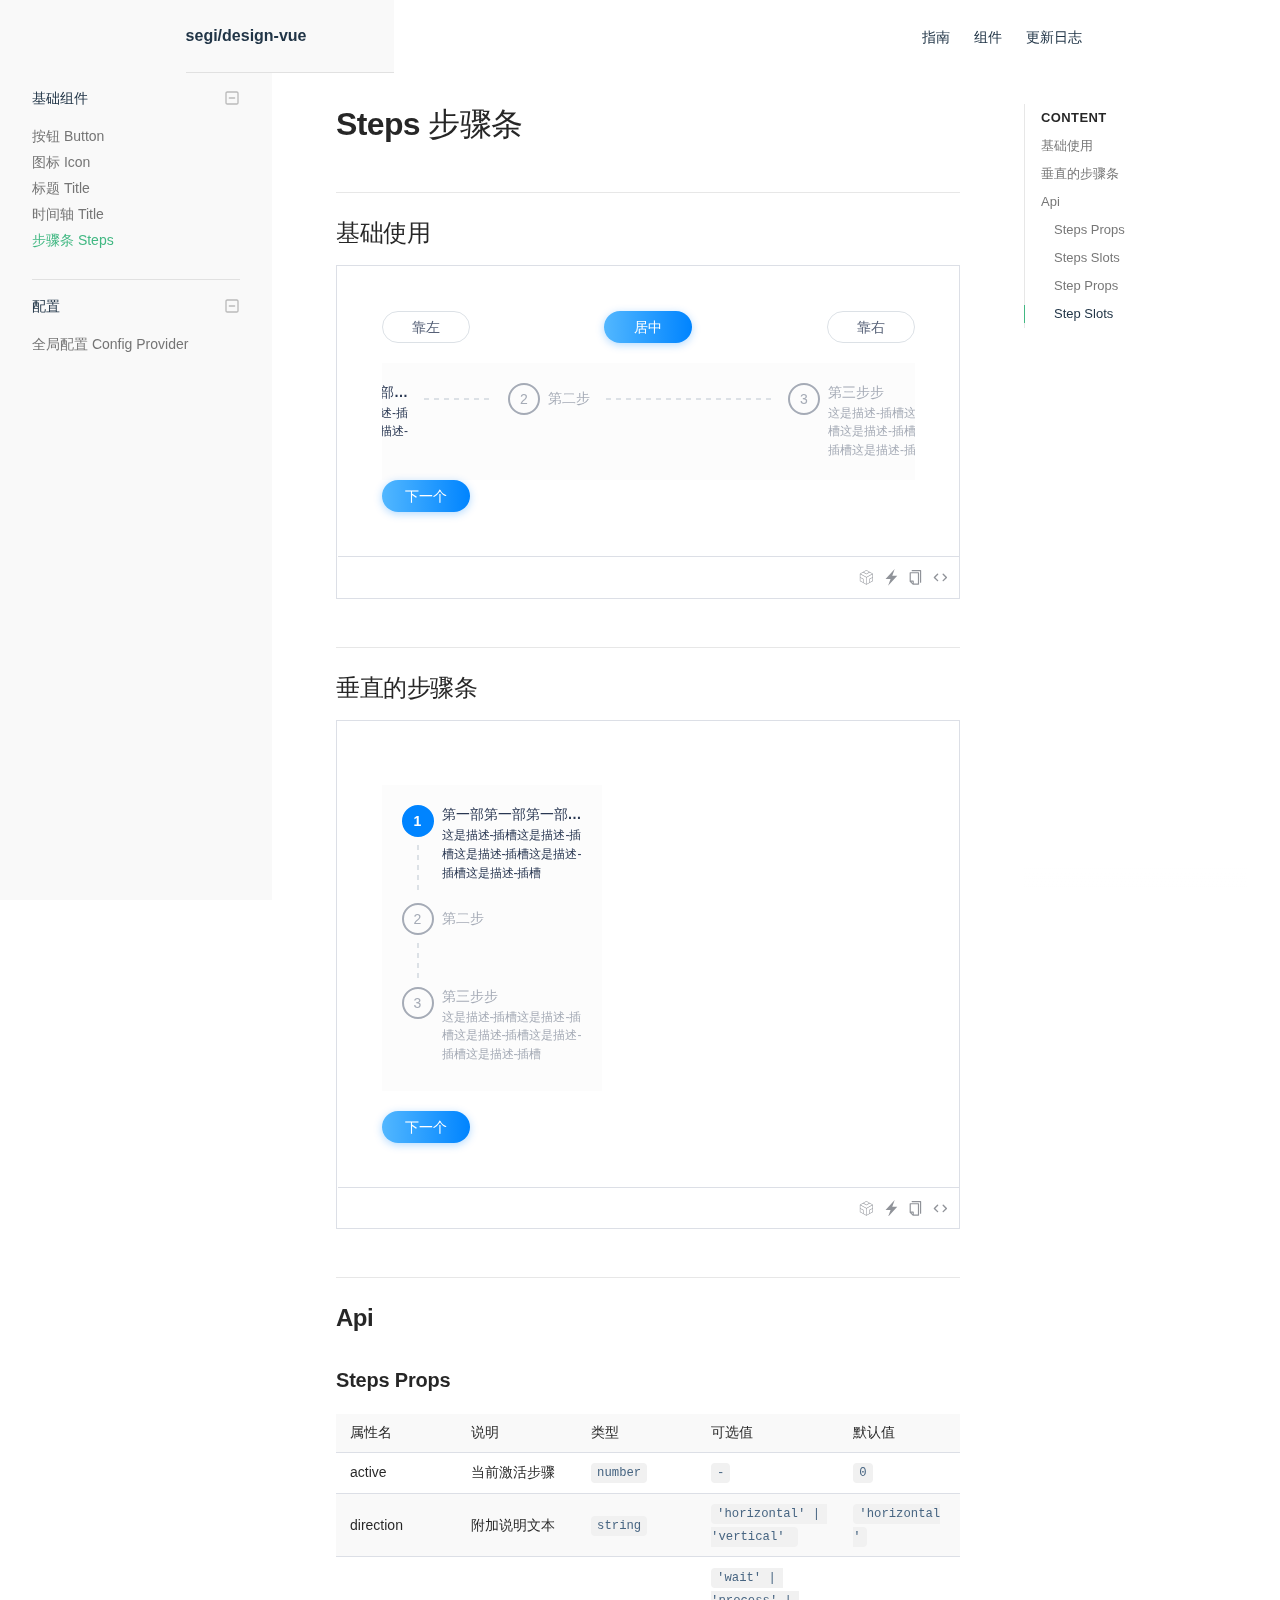
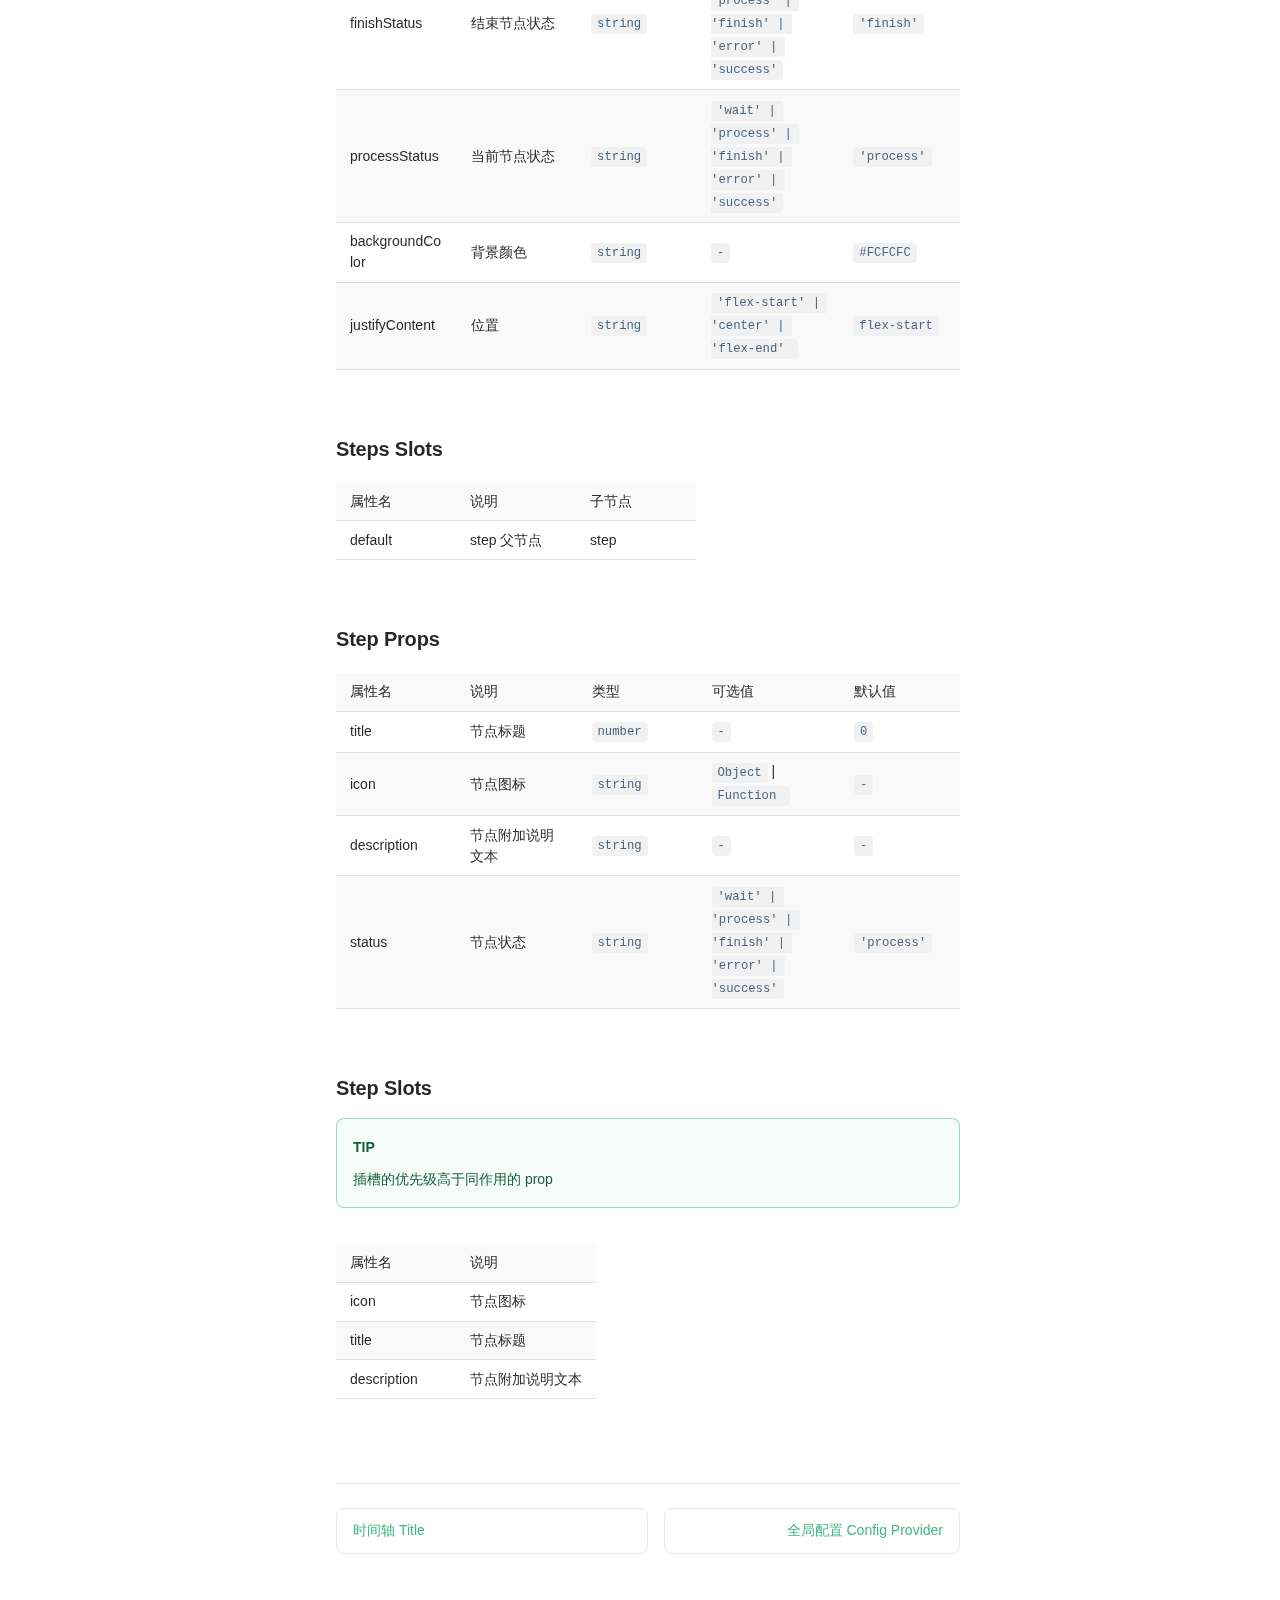
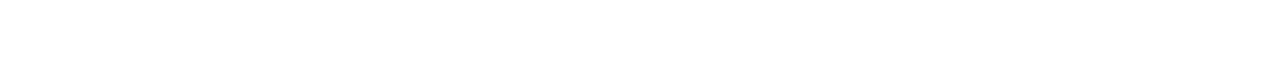
<file: component/steps.html>
<!DOCTYPE html>
<html lang="en-US">
  <head>
    <meta charset="utf-8">
    <meta name="viewport" content="width=device-width,initial-scale=1">
    <title>Steps | segi/design-vue</title>
    <meta name="description" content="租赁4.0 前端组件库">
    <link rel="stylesheet" href="/assets/style.cefd9a6d.css">
    <link rel="modulepreload" href="/assets/app.c3943601.js">
    <link rel="modulepreload" href="/assets/component_steps.md.7452c69f.lean.js">
    
    
  </head>
  <body>
    <div id="app"><div class="Layout" data-v-aa6d9e14><!--[--><!--]--><!--[--><span tabindex="-1" data-v-e1824ab1></span><a href="#VPContent" class="VPSkipLink visually-hidden" data-v-e1824ab1> Skip to content </a><!--]--><!----><header class="VPNav" data-v-aa6d9e14 data-v-ce280d38><div class="VPNavBar has-sidebar" data-v-ce280d38 data-v-85daa9f9><div class="container" data-v-85daa9f9><div class="VPNavBarTitle has-sidebar" data-v-85daa9f9 data-v-67a89122><a class="title" href="/" data-v-67a89122><!--[--><!--]--><!----><!--[-->segi/design-vue<!--]--><!--[--><!--]--></a></div><div class="content" data-v-85daa9f9><!--[--><!--]--><!----><nav aria-labelledby="main-nav-aria-label" class="VPNavBarMenu menu" data-v-85daa9f9 data-v-c13410fb><span id="main-nav-aria-label" class="visually-hidden" data-v-c13410fb>Main Navigation</span><!--[--><!--[--><a class="VPLink link VPNavBarMenuLink" href="/guide/i18n.html" data-v-c13410fb data-v-b221a9cd data-v-f226e849><!--[-->指南<!--]--><!----></a><!--]--><!--[--><a class="VPLink link VPNavBarMenuLink" href="/component/button.html" data-v-c13410fb data-v-b221a9cd data-v-f226e849><!--[-->组件<!--]--><!----></a><!--]--><!--[--><a class="VPLink link VPNavBarMenuLink" href="/log/changelog.html" data-v-c13410fb data-v-b221a9cd data-v-f226e849><!--[-->更新日志<!--]--><!----></a><!--]--><!--]--></nav><!----><!----><!----><!----><!--[--><!--]--><button type="button" class="VPNavBarHamburger hamburger" aria-label="mobile navigation" aria-expanded="false" aria-controls="VPNavScreen" data-v-85daa9f9 data-v-358a56d5><span class="container" data-v-358a56d5><span class="top" data-v-358a56d5></span><span class="middle" data-v-358a56d5></span><span class="bottom" data-v-358a56d5></span></span></button></div></div></div><!----></header><div class="VPLocalNav" data-v-aa6d9e14 data-v-3b9748d7><button class="menu" aria-expanded="false" aria-controls="VPSidebarNav" data-v-3b9748d7><svg xmlns="http://www.w3.org/2000/svg" aria-hidden="true" focusable="false" viewbox="0 0 24 24" class="menu-icon" data-v-3b9748d7><path d="M17,11H3c-0.6,0-1-0.4-1-1s0.4-1,1-1h14c0.6,0,1,0.4,1,1S17.6,11,17,11z"></path><path d="M21,7H3C2.4,7,2,6.6,2,6s0.4-1,1-1h18c0.6,0,1,0.4,1,1S21.6,7,21,7z"></path><path d="M21,15H3c-0.6,0-1-0.4-1-1s0.4-1,1-1h18c0.6,0,1,0.4,1,1S21.6,15,21,15z"></path><path d="M17,19H3c-0.6,0-1-0.4-1-1s0.4-1,1-1h14c0.6,0,1,0.4,1,1S17.6,19,17,19z"></path></svg><span class="menu-text" data-v-3b9748d7>Menu</span></button><a class="top-link" href="#" data-v-3b9748d7> Return to top </a></div><aside class="VPSidebar" data-v-aa6d9e14 data-v-4179ba86><nav class="nav" id="VPSidebarNav" aria-labelledby="sidebar-aria-label" tabindex="-1" data-v-4179ba86><span class="visually-hidden" id="sidebar-aria-label" data-v-4179ba86> Sidebar Navigation </span><!--[--><div class="group" data-v-4179ba86><section class="VPSidebarGroup collapsible" data-v-4179ba86 data-v-3e944058><div class="title" role="button" data-v-3e944058><h2 class="title-text" data-v-3e944058>基础组件</h2><div class="action" data-v-3e944058><svg xmlns="http://www.w3.org/2000/svg" xmlns:xlink="http://www.w3.org/1999/xlink" viewbox="0 0 24 24" class="icon minus" data-v-3e944058><path d="M19,2H5C3.3,2,2,3.3,2,5v14c0,1.7,1.3,3,3,3h14c1.7,0,3-1.3,3-3V5C22,3.3,20.7,2,19,2zM20,19c0,0.6-0.4,1-1,1H5c-0.6,0-1-0.4-1-1V5c0-0.6,0.4-1,1-1h14c0.6,0,1,0.4,1,1V19z"></path><path d="M16,11H8c-0.6,0-1,0.4-1,1s0.4,1,1,1h8c0.6,0,1-0.4,1-1S16.6,11,16,11z"></path></svg><svg version="1.1" xmlns="http://www.w3.org/2000/svg" viewbox="0 0 24 24" class="icon plus" data-v-3e944058><path d="M19,2H5C3.3,2,2,3.3,2,5v14c0,1.7,1.3,3,3,3h14c1.7,0,3-1.3,3-3V5C22,3.3,20.7,2,19,2z M20,19c0,0.6-0.4,1-1,1H5c-0.6,0-1-0.4-1-1V5c0-0.6,0.4-1,1-1h14c0.6,0,1,0.4,1,1V19z"></path><path d="M16,11h-3V8c0-0.6-0.4-1-1-1s-1,0.4-1,1v3H8c-0.6,0-1,0.4-1,1s0.4,1,1,1h3v3c0,0.6,0.4,1,1,1s1-0.4,1-1v-3h3c0.6,0,1-0.4,1-1S16.6,11,16,11z"></path></svg></div></div><div class="items" data-v-3e944058><!--[--><!--[--><a class="VPLink link link" href="/component/button.html" style="padding-left:0px;" data-v-80f9ecf3 data-v-f226e849><!--[--><span class="link-text" data-v-80f9ecf3>按钮 Button</span><!--]--><!----></a><!----><!--]--><!--[--><a class="VPLink link link" href="/component/icon.html" style="padding-left:0px;" data-v-80f9ecf3 data-v-f226e849><!--[--><span class="link-text" data-v-80f9ecf3>图标 Icon</span><!--]--><!----></a><!----><!--]--><!--[--><a class="VPLink link link" href="/component/title.html" style="padding-left:0px;" data-v-80f9ecf3 data-v-f226e849><!--[--><span class="link-text" data-v-80f9ecf3>标题 Title</span><!--]--><!----></a><!----><!--]--><!--[--><a class="VPLink link link" href="/component/timeline.html" style="padding-left:0px;" data-v-80f9ecf3 data-v-f226e849><!--[--><span class="link-text" data-v-80f9ecf3>时间轴 Title</span><!--]--><!----></a><!----><!--]--><!--[--><a class="VPLink link link active" href="/component/steps.html" style="padding-left:0px;" data-v-80f9ecf3 data-v-f226e849><!--[--><span class="link-text" data-v-80f9ecf3>步骤条 Steps</span><!--]--><!----></a><!----><!--]--><!--]--></div></section></div><div class="group" data-v-4179ba86><section class="VPSidebarGroup collapsible" data-v-4179ba86 data-v-3e944058><div class="title" role="button" data-v-3e944058><h2 class="title-text" data-v-3e944058>配置</h2><div class="action" data-v-3e944058><svg xmlns="http://www.w3.org/2000/svg" xmlns:xlink="http://www.w3.org/1999/xlink" viewbox="0 0 24 24" class="icon minus" data-v-3e944058><path d="M19,2H5C3.3,2,2,3.3,2,5v14c0,1.7,1.3,3,3,3h14c1.7,0,3-1.3,3-3V5C22,3.3,20.7,2,19,2zM20,19c0,0.6-0.4,1-1,1H5c-0.6,0-1-0.4-1-1V5c0-0.6,0.4-1,1-1h14c0.6,0,1,0.4,1,1V19z"></path><path d="M16,11H8c-0.6,0-1,0.4-1,1s0.4,1,1,1h8c0.6,0,1-0.4,1-1S16.6,11,16,11z"></path></svg><svg version="1.1" xmlns="http://www.w3.org/2000/svg" viewbox="0 0 24 24" class="icon plus" data-v-3e944058><path d="M19,2H5C3.3,2,2,3.3,2,5v14c0,1.7,1.3,3,3,3h14c1.7,0,3-1.3,3-3V5C22,3.3,20.7,2,19,2z M20,19c0,0.6-0.4,1-1,1H5c-0.6,0-1-0.4-1-1V5c0-0.6,0.4-1,1-1h14c0.6,0,1,0.4,1,1V19z"></path><path d="M16,11h-3V8c0-0.6-0.4-1-1-1s-1,0.4-1,1v3H8c-0.6,0-1,0.4-1,1s0.4,1,1,1h3v3c0,0.6,0.4,1,1,1s1-0.4,1-1v-3h3c0.6,0,1-0.4,1-1S16.6,11,16,11z"></path></svg></div></div><div class="items" data-v-3e944058><!--[--><!--[--><a class="VPLink link link" href="/component/config-provider.html" style="padding-left:0px;" data-v-80f9ecf3 data-v-f226e849><!--[--><span class="link-text" data-v-80f9ecf3>全局配置 Config Provider</span><!--]--><!----></a><!----><!--]--><!--]--></div></section></div><!--]--></nav></aside><div class="VPContent has-sidebar" id="VPContent" data-v-aa6d9e14 data-v-5e936e64><div class="VPDoc has-sidebar has-aside" data-v-5e936e64 data-v-e8752353><div class="container" data-v-e8752353><div class="aside" data-v-e8752353><div class="aside-curtain" data-v-e8752353></div><div class="aside-container" data-v-e8752353><div class="aside-content" data-v-e8752353><div class="VPDocAside" data-v-e8752353 data-v-23d94df5><!--[--><!--]--><!--[--><!--]--><div class="VPDocAsideOutline" data-v-23d94df5 data-v-5c259eae><div class="content" data-v-5c259eae><div class="outline-marker" data-v-5c259eae></div><div class="outline-title" data-v-5c259eae>CONTENT</div><nav aria-labelledby="doc-outline-aria-label" data-v-5c259eae><span class="visually-hidden" id="doc-outline-aria-label" data-v-5c259eae> Table of Contents for current page </span><ul class="root" data-v-5c259eae data-v-c8f790c9><!--[--><!--]--></ul></nav></div></div><!--[--><!--]--><div class="spacer" data-v-23d94df5></div><!--[--><!--]--><!----><!--[--><!--]--><!--[--><!--]--></div></div></div></div><div class="content" data-v-e8752353><div class="content-container" data-v-e8752353><!--[--><!--]--><main class="main" data-v-e8752353><div style="position:relative;" class="vp-doc _component_steps" data-v-e8752353><div><h1 id="steps-步骤条" tabindex="-1">Steps 步骤条 <a class="header-anchor" href="#steps-步骤条" aria-hidden="true">#</a></h1><h2 id="基础使用" tabindex="-1">基础使用 <a class="header-anchor" href="#基础使用" aria-hidden="true">#</a></h2><!----><h2 id="垂直的步骤条" tabindex="-1">垂直的步骤条 <a class="header-anchor" href="#垂直的步骤条" aria-hidden="true">#</a></h2><!----><h2 id="api" tabindex="-1">Api <a class="header-anchor" href="#api" aria-hidden="true">#</a></h2><h3 id="steps-props" tabindex="-1">Steps Props <a class="header-anchor" href="#steps-props" aria-hidden="true">#</a></h3><div class="api-table"><table><thead><tr><th>属性名</th><th>说明</th><th>类型</th><th>可选值</th><th>默认值</th></tr></thead><tbody><tr><td>active</td><td>当前激活步骤</td><td><code>number</code></td><td><code>-</code></td><td><code>0</code></td></tr><tr><td>direction</td><td>附加说明文本</td><td><code>string</code></td><td><code>&#39;horizontal&#39; | &#39;vertical&#39; </code></td><td><code>&#39;horizontal&#39;</code></td></tr><tr><td>finishStatus</td><td>结束节点状态</td><td><code>string</code></td><td><code>&#39;wait&#39; | &#39;process&#39; | &#39;finish&#39; | &#39;error&#39; | &#39;success&#39;</code></td><td><code>&#39;finish&#39;</code></td></tr><tr><td>processStatus</td><td>当前节点状态</td><td><code>string</code></td><td><code>&#39;wait&#39; | &#39;process&#39; | &#39;finish&#39; | &#39;error&#39; | &#39;success&#39;</code></td><td><code>&#39;process&#39;</code></td></tr><tr><td>backgroundColor</td><td>背景颜色</td><td><code>string</code></td><td><code>-</code></td><td><code>#FCFCFC</code></td></tr><tr><td>justifyContent</td><td>位置</td><td><code>string</code></td><td><code>&#39;flex-start&#39; | &#39;center&#39; | &#39;flex-end&#39; </code></td><td><code>flex-start</code></td></tr></tbody></table></div><h3 id="steps-slots" tabindex="-1">Steps Slots <a class="header-anchor" href="#steps-slots" aria-hidden="true">#</a></h3><div class="api-table"><table><thead><tr><th>属性名</th><th>说明</th><th>子节点</th></tr></thead><tbody><tr><td>default</td><td>step 父节点</td><td>step</td></tr></tbody></table></div><h3 id="step-props" tabindex="-1">Step Props <a class="header-anchor" href="#step-props" aria-hidden="true">#</a></h3><div class="api-table"><table><thead><tr><th>属性名</th><th>说明</th><th>类型</th><th>可选值</th><th>默认值</th></tr></thead><tbody><tr><td>title</td><td>节点标题</td><td><code>number</code></td><td><code>-</code></td><td><code>0</code></td></tr><tr><td>icon</td><td>节点图标</td><td><code>string</code></td><td><code>Object</code> | <code>Function </code></td><td><code>-</code></td></tr><tr><td>description</td><td>节点附加说明文本</td><td><code>string</code></td><td><code>-</code></td><td><code>-</code></td></tr><tr><td>status</td><td>节点状态</td><td><code>string</code></td><td><code>&#39;wait&#39; | &#39;process&#39; | &#39;finish&#39; | &#39;error&#39; | &#39;success&#39;</code></td><td><code>&#39;process&#39;</code></td></tr></tbody></table></div><h3 id="step-slots" tabindex="-1">Step Slots <a class="header-anchor" href="#step-slots" aria-hidden="true">#</a></h3><div class="tip custom-block"><p class="custom-block-title">TIP</p><p>插槽的优先级高于同作用的 prop</p></div><div class="api-table"><table><thead><tr><th>属性名</th><th>说明</th></tr></thead><tbody><tr><td>icon</td><td>节点图标</td></tr><tr><td>title</td><td>节点标题</td></tr><tr><td>description</td><td>节点附加说明文本</td></tr></tbody></table></div></div></div></main><!--[--><!--]--><footer class="VPDocFooter" data-v-e8752353 data-v-9e090266><!----><div class="prev-next" data-v-9e090266><div class="pager" data-v-9e090266><a class="pager-link prev" href="/component/timeline.html" data-v-9e090266><span class="desc" data-v-9e090266></span><span class="title" data-v-9e090266>时间轴 Title</span></a></div><div class="has-prev pager" data-v-9e090266><a class="pager-link next" href="/component/config-provider.html" data-v-9e090266><span class="desc" data-v-9e090266></span><span class="title" data-v-9e090266>全局配置 Config Provider</span></a></div></div></footer><!--[--><!--]--></div></div></div></div></div><!----><!--[--><!--]--></div></div>
    <script>__VP_HASH_MAP__ = JSON.parse("{\"component_button.md\":\"5ef62b79\",\"component_config-provider.md\":\"4ac64847\",\"component_icon.md\":\"dc0b1044\",\"component_steps.md\":\"7452c69f\",\"component_timeline.md\":\"6f7a2259\",\"component_title.md\":\"4489c82c\",\"guide_design.md\":\"24ecef98\",\"guide_dev_i18n.md\":\"a185c3f7\",\"guide_dev_project.md\":\"0bd47d63\",\"guide_i18n.md\":\"0dbc8ae6\",\"index.md\":\"4f8e8b8b\",\"log_changelog.md\":\"98c5fb97\"}")</script>
    <script type="module" async src="/assets/app.c3943601.js"></script>
    
  </body>
</html>
</file>
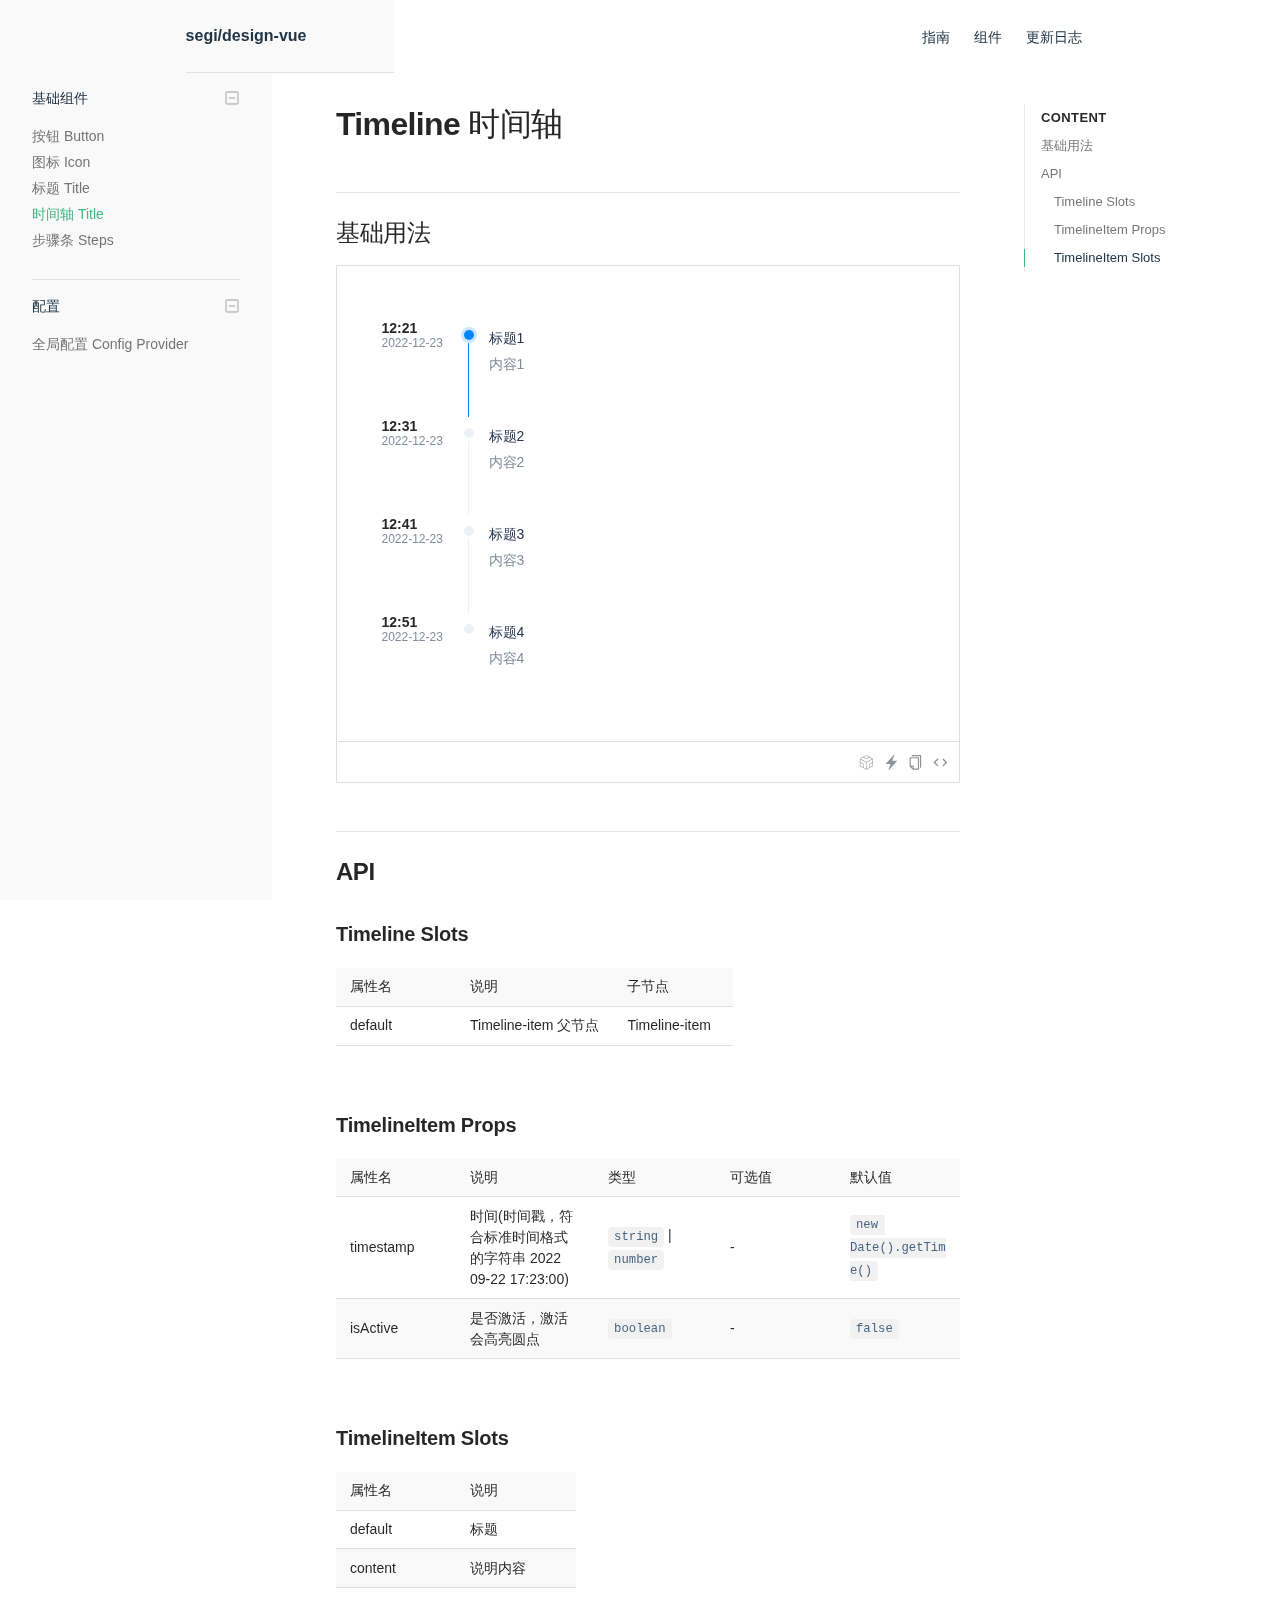
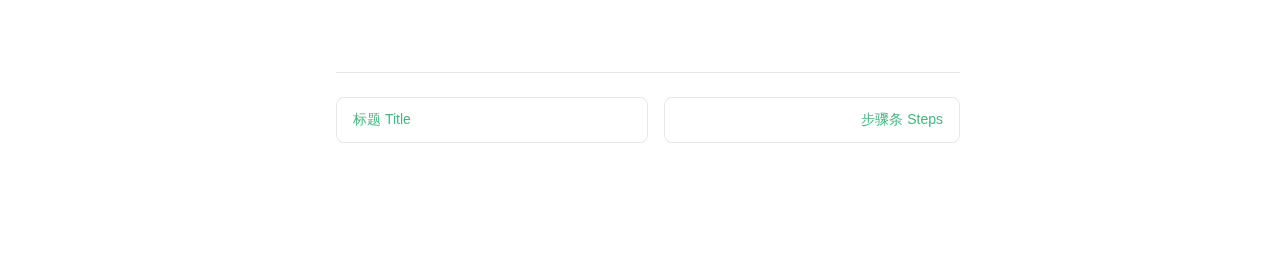
<file: component/timeline.html>
<!DOCTYPE html>
<html lang="en-US">
  <head>
    <meta charset="utf-8">
    <meta name="viewport" content="width=device-width,initial-scale=1">
    <title>Timeline | segi/design-vue</title>
    <meta name="description" content="租赁4.0 前端组件库">
    <link rel="stylesheet" href="/assets/style.cefd9a6d.css">
    <link rel="modulepreload" href="/assets/app.c3943601.js">
    <link rel="modulepreload" href="/assets/component_timeline.md.6f7a2259.lean.js">
    
    
  </head>
  <body>
    <div id="app"><div class="Layout" data-v-aa6d9e14><!--[--><!--]--><!--[--><span tabindex="-1" data-v-e1824ab1></span><a href="#VPContent" class="VPSkipLink visually-hidden" data-v-e1824ab1> Skip to content </a><!--]--><!----><header class="VPNav" data-v-aa6d9e14 data-v-ce280d38><div class="VPNavBar has-sidebar" data-v-ce280d38 data-v-85daa9f9><div class="container" data-v-85daa9f9><div class="VPNavBarTitle has-sidebar" data-v-85daa9f9 data-v-67a89122><a class="title" href="/" data-v-67a89122><!--[--><!--]--><!----><!--[-->segi/design-vue<!--]--><!--[--><!--]--></a></div><div class="content" data-v-85daa9f9><!--[--><!--]--><!----><nav aria-labelledby="main-nav-aria-label" class="VPNavBarMenu menu" data-v-85daa9f9 data-v-c13410fb><span id="main-nav-aria-label" class="visually-hidden" data-v-c13410fb>Main Navigation</span><!--[--><!--[--><a class="VPLink link VPNavBarMenuLink" href="/guide/i18n.html" data-v-c13410fb data-v-b221a9cd data-v-f226e849><!--[-->指南<!--]--><!----></a><!--]--><!--[--><a class="VPLink link VPNavBarMenuLink" href="/component/button.html" data-v-c13410fb data-v-b221a9cd data-v-f226e849><!--[-->组件<!--]--><!----></a><!--]--><!--[--><a class="VPLink link VPNavBarMenuLink" href="/log/changelog.html" data-v-c13410fb data-v-b221a9cd data-v-f226e849><!--[-->更新日志<!--]--><!----></a><!--]--><!--]--></nav><!----><!----><!----><!----><!--[--><!--]--><button type="button" class="VPNavBarHamburger hamburger" aria-label="mobile navigation" aria-expanded="false" aria-controls="VPNavScreen" data-v-85daa9f9 data-v-358a56d5><span class="container" data-v-358a56d5><span class="top" data-v-358a56d5></span><span class="middle" data-v-358a56d5></span><span class="bottom" data-v-358a56d5></span></span></button></div></div></div><!----></header><div class="VPLocalNav" data-v-aa6d9e14 data-v-3b9748d7><button class="menu" aria-expanded="false" aria-controls="VPSidebarNav" data-v-3b9748d7><svg xmlns="http://www.w3.org/2000/svg" aria-hidden="true" focusable="false" viewbox="0 0 24 24" class="menu-icon" data-v-3b9748d7><path d="M17,11H3c-0.6,0-1-0.4-1-1s0.4-1,1-1h14c0.6,0,1,0.4,1,1S17.6,11,17,11z"></path><path d="M21,7H3C2.4,7,2,6.6,2,6s0.4-1,1-1h18c0.6,0,1,0.4,1,1S21.6,7,21,7z"></path><path d="M21,15H3c-0.6,0-1-0.4-1-1s0.4-1,1-1h18c0.6,0,1,0.4,1,1S21.6,15,21,15z"></path><path d="M17,19H3c-0.6,0-1-0.4-1-1s0.4-1,1-1h14c0.6,0,1,0.4,1,1S17.6,19,17,19z"></path></svg><span class="menu-text" data-v-3b9748d7>Menu</span></button><a class="top-link" href="#" data-v-3b9748d7> Return to top </a></div><aside class="VPSidebar" data-v-aa6d9e14 data-v-4179ba86><nav class="nav" id="VPSidebarNav" aria-labelledby="sidebar-aria-label" tabindex="-1" data-v-4179ba86><span class="visually-hidden" id="sidebar-aria-label" data-v-4179ba86> Sidebar Navigation </span><!--[--><div class="group" data-v-4179ba86><section class="VPSidebarGroup collapsible" data-v-4179ba86 data-v-3e944058><div class="title" role="button" data-v-3e944058><h2 class="title-text" data-v-3e944058>基础组件</h2><div class="action" data-v-3e944058><svg xmlns="http://www.w3.org/2000/svg" xmlns:xlink="http://www.w3.org/1999/xlink" viewbox="0 0 24 24" class="icon minus" data-v-3e944058><path d="M19,2H5C3.3,2,2,3.3,2,5v14c0,1.7,1.3,3,3,3h14c1.7,0,3-1.3,3-3V5C22,3.3,20.7,2,19,2zM20,19c0,0.6-0.4,1-1,1H5c-0.6,0-1-0.4-1-1V5c0-0.6,0.4-1,1-1h14c0.6,0,1,0.4,1,1V19z"></path><path d="M16,11H8c-0.6,0-1,0.4-1,1s0.4,1,1,1h8c0.6,0,1-0.4,1-1S16.6,11,16,11z"></path></svg><svg version="1.1" xmlns="http://www.w3.org/2000/svg" viewbox="0 0 24 24" class="icon plus" data-v-3e944058><path d="M19,2H5C3.3,2,2,3.3,2,5v14c0,1.7,1.3,3,3,3h14c1.7,0,3-1.3,3-3V5C22,3.3,20.7,2,19,2z M20,19c0,0.6-0.4,1-1,1H5c-0.6,0-1-0.4-1-1V5c0-0.6,0.4-1,1-1h14c0.6,0,1,0.4,1,1V19z"></path><path d="M16,11h-3V8c0-0.6-0.4-1-1-1s-1,0.4-1,1v3H8c-0.6,0-1,0.4-1,1s0.4,1,1,1h3v3c0,0.6,0.4,1,1,1s1-0.4,1-1v-3h3c0.6,0,1-0.4,1-1S16.6,11,16,11z"></path></svg></div></div><div class="items" data-v-3e944058><!--[--><!--[--><a class="VPLink link link" href="/component/button.html" style="padding-left:0px;" data-v-80f9ecf3 data-v-f226e849><!--[--><span class="link-text" data-v-80f9ecf3>按钮 Button</span><!--]--><!----></a><!----><!--]--><!--[--><a class="VPLink link link" href="/component/icon.html" style="padding-left:0px;" data-v-80f9ecf3 data-v-f226e849><!--[--><span class="link-text" data-v-80f9ecf3>图标 Icon</span><!--]--><!----></a><!----><!--]--><!--[--><a class="VPLink link link" href="/component/title.html" style="padding-left:0px;" data-v-80f9ecf3 data-v-f226e849><!--[--><span class="link-text" data-v-80f9ecf3>标题 Title</span><!--]--><!----></a><!----><!--]--><!--[--><a class="VPLink link link active" href="/component/timeline.html" style="padding-left:0px;" data-v-80f9ecf3 data-v-f226e849><!--[--><span class="link-text" data-v-80f9ecf3>时间轴 Title</span><!--]--><!----></a><!----><!--]--><!--[--><a class="VPLink link link" href="/component/steps.html" style="padding-left:0px;" data-v-80f9ecf3 data-v-f226e849><!--[--><span class="link-text" data-v-80f9ecf3>步骤条 Steps</span><!--]--><!----></a><!----><!--]--><!--]--></div></section></div><div class="group" data-v-4179ba86><section class="VPSidebarGroup collapsible" data-v-4179ba86 data-v-3e944058><div class="title" role="button" data-v-3e944058><h2 class="title-text" data-v-3e944058>配置</h2><div class="action" data-v-3e944058><svg xmlns="http://www.w3.org/2000/svg" xmlns:xlink="http://www.w3.org/1999/xlink" viewbox="0 0 24 24" class="icon minus" data-v-3e944058><path d="M19,2H5C3.3,2,2,3.3,2,5v14c0,1.7,1.3,3,3,3h14c1.7,0,3-1.3,3-3V5C22,3.3,20.7,2,19,2zM20,19c0,0.6-0.4,1-1,1H5c-0.6,0-1-0.4-1-1V5c0-0.6,0.4-1,1-1h14c0.6,0,1,0.4,1,1V19z"></path><path d="M16,11H8c-0.6,0-1,0.4-1,1s0.4,1,1,1h8c0.6,0,1-0.4,1-1S16.6,11,16,11z"></path></svg><svg version="1.1" xmlns="http://www.w3.org/2000/svg" viewbox="0 0 24 24" class="icon plus" data-v-3e944058><path d="M19,2H5C3.3,2,2,3.3,2,5v14c0,1.7,1.3,3,3,3h14c1.7,0,3-1.3,3-3V5C22,3.3,20.7,2,19,2z M20,19c0,0.6-0.4,1-1,1H5c-0.6,0-1-0.4-1-1V5c0-0.6,0.4-1,1-1h14c0.6,0,1,0.4,1,1V19z"></path><path d="M16,11h-3V8c0-0.6-0.4-1-1-1s-1,0.4-1,1v3H8c-0.6,0-1,0.4-1,1s0.4,1,1,1h3v3c0,0.6,0.4,1,1,1s1-0.4,1-1v-3h3c0.6,0,1-0.4,1-1S16.6,11,16,11z"></path></svg></div></div><div class="items" data-v-3e944058><!--[--><!--[--><a class="VPLink link link" href="/component/config-provider.html" style="padding-left:0px;" data-v-80f9ecf3 data-v-f226e849><!--[--><span class="link-text" data-v-80f9ecf3>全局配置 Config Provider</span><!--]--><!----></a><!----><!--]--><!--]--></div></section></div><!--]--></nav></aside><div class="VPContent has-sidebar" id="VPContent" data-v-aa6d9e14 data-v-5e936e64><div class="VPDoc has-sidebar has-aside" data-v-5e936e64 data-v-e8752353><div class="container" data-v-e8752353><div class="aside" data-v-e8752353><div class="aside-curtain" data-v-e8752353></div><div class="aside-container" data-v-e8752353><div class="aside-content" data-v-e8752353><div class="VPDocAside" data-v-e8752353 data-v-23d94df5><!--[--><!--]--><!--[--><!--]--><div class="VPDocAsideOutline" data-v-23d94df5 data-v-5c259eae><div class="content" data-v-5c259eae><div class="outline-marker" data-v-5c259eae></div><div class="outline-title" data-v-5c259eae>CONTENT</div><nav aria-labelledby="doc-outline-aria-label" data-v-5c259eae><span class="visually-hidden" id="doc-outline-aria-label" data-v-5c259eae> Table of Contents for current page </span><ul class="root" data-v-5c259eae data-v-c8f790c9><!--[--><!--]--></ul></nav></div></div><!--[--><!--]--><div class="spacer" data-v-23d94df5></div><!--[--><!--]--><!----><!--[--><!--]--><!--[--><!--]--></div></div></div></div><div class="content" data-v-e8752353><div class="content-container" data-v-e8752353><!--[--><!--]--><main class="main" data-v-e8752353><div style="position:relative;" class="vp-doc _component_timeline" data-v-e8752353><div><h1 id="timeline-时间轴" tabindex="-1">Timeline 时间轴 <a class="header-anchor" href="#timeline-时间轴" aria-hidden="true">#</a></h1><h2 id="基础用法" tabindex="-1">基础用法 <a class="header-anchor" href="#基础用法" aria-hidden="true">#</a></h2><!----><h2 id="api" tabindex="-1">API <a class="header-anchor" href="#api" aria-hidden="true">#</a></h2><h3 id="timeline-slots" tabindex="-1">Timeline Slots <a class="header-anchor" href="#timeline-slots" aria-hidden="true">#</a></h3><div class="api-table"><table><thead><tr><th>属性名</th><th>说明</th><th>子节点</th></tr></thead><tbody><tr><td>default</td><td>Timeline-item 父节点</td><td>Timeline-item</td></tr></tbody></table></div><h3 id="timelineitem-props" tabindex="-1">TimelineItem Props <a class="header-anchor" href="#timelineitem-props" aria-hidden="true">#</a></h3><div class="api-table"><table><thead><tr><th>属性名</th><th>说明</th><th>类型</th><th>可选值</th><th>默认值</th></tr></thead><tbody><tr><td>timestamp</td><td>时间(时间戳，符合标准时间格式的字符串 2022 09-22 17:23:00)</td><td><code>string</code> | <code>number</code></td><td>-</td><td><code>new Date().getTime()</code></td></tr><tr><td>isActive</td><td>是否激活，激活会高亮圆点</td><td><code>boolean</code></td><td>-</td><td><code>false</code></td></tr></tbody></table></div><h3 id="timelineitem-slots" tabindex="-1">TimelineItem Slots <a class="header-anchor" href="#timelineitem-slots" aria-hidden="true">#</a></h3><div class="api-table"><table><thead><tr><th>属性名</th><th>说明</th></tr></thead><tbody><tr><td>default</td><td>标题</td></tr><tr><td>content</td><td>说明内容</td></tr></tbody></table></div></div></div></main><!--[--><!--]--><footer class="VPDocFooter" data-v-e8752353 data-v-9e090266><!----><div class="prev-next" data-v-9e090266><div class="pager" data-v-9e090266><a class="pager-link prev" href="/component/title.html" data-v-9e090266><span class="desc" data-v-9e090266></span><span class="title" data-v-9e090266>标题 Title</span></a></div><div class="has-prev pager" data-v-9e090266><a class="pager-link next" href="/component/steps.html" data-v-9e090266><span class="desc" data-v-9e090266></span><span class="title" data-v-9e090266>步骤条 Steps</span></a></div></div></footer><!--[--><!--]--></div></div></div></div></div><!----><!--[--><!--]--></div></div>
    <script>__VP_HASH_MAP__ = JSON.parse("{\"component_button.md\":\"5ef62b79\",\"component_config-provider.md\":\"4ac64847\",\"component_icon.md\":\"dc0b1044\",\"component_steps.md\":\"7452c69f\",\"component_timeline.md\":\"6f7a2259\",\"component_title.md\":\"4489c82c\",\"guide_design.md\":\"24ecef98\",\"guide_dev_i18n.md\":\"a185c3f7\",\"guide_dev_project.md\":\"0bd47d63\",\"guide_i18n.md\":\"0dbc8ae6\",\"index.md\":\"4f8e8b8b\",\"log_changelog.md\":\"98c5fb97\"}")</script>
    <script type="module" async src="/assets/app.c3943601.js"></script>
    
  </body>
</html>
</file>
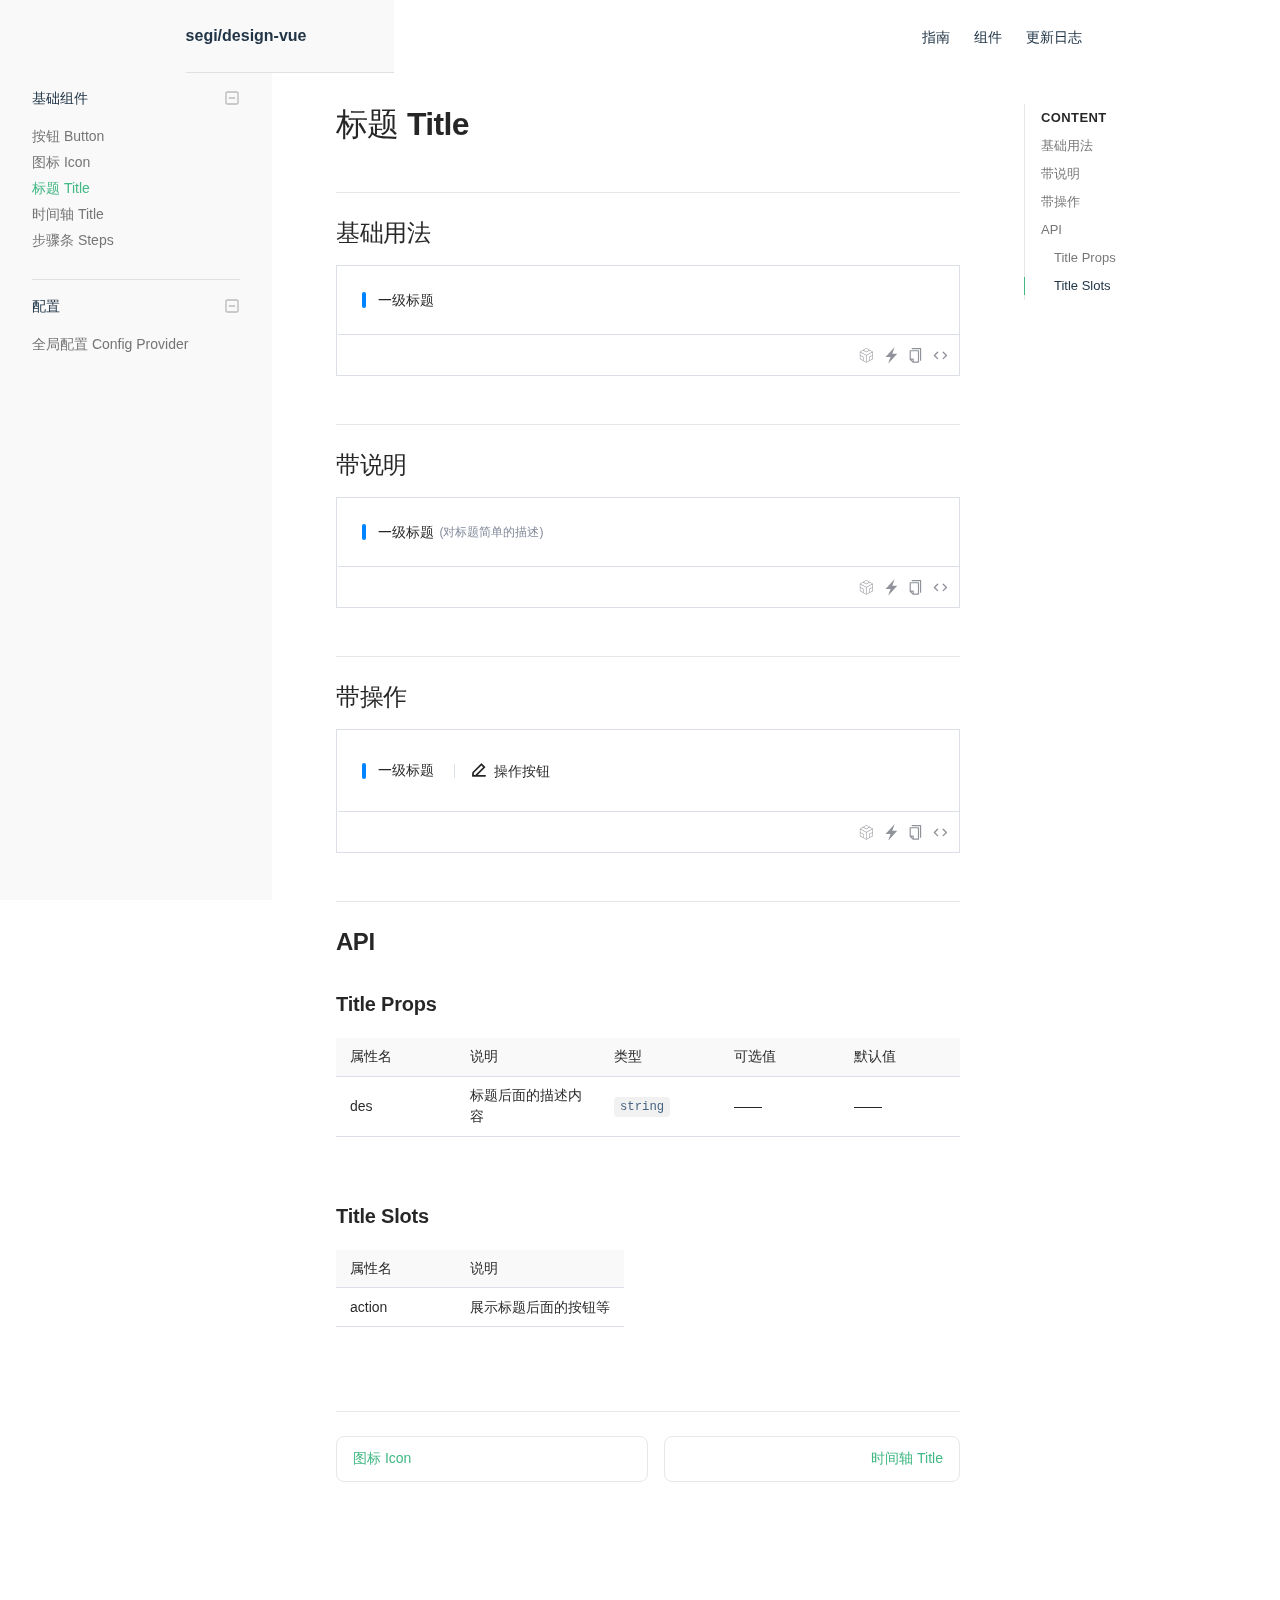
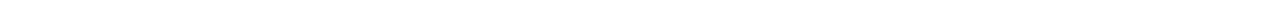
<file: component/title.html>
<!DOCTYPE html>
<html lang="en-US">
  <head>
    <meta charset="utf-8">
    <meta name="viewport" content="width=device-width,initial-scale=1">
    <title>Title | segi/design-vue</title>
    <meta name="description" content="租赁4.0 前端组件库">
    <link rel="stylesheet" href="/assets/style.cefd9a6d.css">
    <link rel="modulepreload" href="/assets/chunks/title.f8c6c781.js">
    <link rel="modulepreload" href="/assets/app.c3943601.js">
    <link rel="modulepreload" href="/assets/component_title.md.4489c82c.lean.js">
    
    
  </head>
  <body>
    <div id="app"><div class="Layout" data-v-aa6d9e14><!--[--><!--]--><!--[--><span tabindex="-1" data-v-e1824ab1></span><a href="#VPContent" class="VPSkipLink visually-hidden" data-v-e1824ab1> Skip to content </a><!--]--><!----><header class="VPNav" data-v-aa6d9e14 data-v-ce280d38><div class="VPNavBar has-sidebar" data-v-ce280d38 data-v-85daa9f9><div class="container" data-v-85daa9f9><div class="VPNavBarTitle has-sidebar" data-v-85daa9f9 data-v-67a89122><a class="title" href="/" data-v-67a89122><!--[--><!--]--><!----><!--[-->segi/design-vue<!--]--><!--[--><!--]--></a></div><div class="content" data-v-85daa9f9><!--[--><!--]--><!----><nav aria-labelledby="main-nav-aria-label" class="VPNavBarMenu menu" data-v-85daa9f9 data-v-c13410fb><span id="main-nav-aria-label" class="visually-hidden" data-v-c13410fb>Main Navigation</span><!--[--><!--[--><a class="VPLink link VPNavBarMenuLink" href="/guide/i18n.html" data-v-c13410fb data-v-b221a9cd data-v-f226e849><!--[-->指南<!--]--><!----></a><!--]--><!--[--><a class="VPLink link VPNavBarMenuLink" href="/component/button.html" data-v-c13410fb data-v-b221a9cd data-v-f226e849><!--[-->组件<!--]--><!----></a><!--]--><!--[--><a class="VPLink link VPNavBarMenuLink" href="/log/changelog.html" data-v-c13410fb data-v-b221a9cd data-v-f226e849><!--[-->更新日志<!--]--><!----></a><!--]--><!--]--></nav><!----><!----><!----><!----><!--[--><!--]--><button type="button" class="VPNavBarHamburger hamburger" aria-label="mobile navigation" aria-expanded="false" aria-controls="VPNavScreen" data-v-85daa9f9 data-v-358a56d5><span class="container" data-v-358a56d5><span class="top" data-v-358a56d5></span><span class="middle" data-v-358a56d5></span><span class="bottom" data-v-358a56d5></span></span></button></div></div></div><!----></header><div class="VPLocalNav" data-v-aa6d9e14 data-v-3b9748d7><button class="menu" aria-expanded="false" aria-controls="VPSidebarNav" data-v-3b9748d7><svg xmlns="http://www.w3.org/2000/svg" aria-hidden="true" focusable="false" viewbox="0 0 24 24" class="menu-icon" data-v-3b9748d7><path d="M17,11H3c-0.6,0-1-0.4-1-1s0.4-1,1-1h14c0.6,0,1,0.4,1,1S17.6,11,17,11z"></path><path d="M21,7H3C2.4,7,2,6.6,2,6s0.4-1,1-1h18c0.6,0,1,0.4,1,1S21.6,7,21,7z"></path><path d="M21,15H3c-0.6,0-1-0.4-1-1s0.4-1,1-1h18c0.6,0,1,0.4,1,1S21.6,15,21,15z"></path><path d="M17,19H3c-0.6,0-1-0.4-1-1s0.4-1,1-1h14c0.6,0,1,0.4,1,1S17.6,19,17,19z"></path></svg><span class="menu-text" data-v-3b9748d7>Menu</span></button><a class="top-link" href="#" data-v-3b9748d7> Return to top </a></div><aside class="VPSidebar" data-v-aa6d9e14 data-v-4179ba86><nav class="nav" id="VPSidebarNav" aria-labelledby="sidebar-aria-label" tabindex="-1" data-v-4179ba86><span class="visually-hidden" id="sidebar-aria-label" data-v-4179ba86> Sidebar Navigation </span><!--[--><div class="group" data-v-4179ba86><section class="VPSidebarGroup collapsible" data-v-4179ba86 data-v-3e944058><div class="title" role="button" data-v-3e944058><h2 class="title-text" data-v-3e944058>基础组件</h2><div class="action" data-v-3e944058><svg xmlns="http://www.w3.org/2000/svg" xmlns:xlink="http://www.w3.org/1999/xlink" viewbox="0 0 24 24" class="icon minus" data-v-3e944058><path d="M19,2H5C3.3,2,2,3.3,2,5v14c0,1.7,1.3,3,3,3h14c1.7,0,3-1.3,3-3V5C22,3.3,20.7,2,19,2zM20,19c0,0.6-0.4,1-1,1H5c-0.6,0-1-0.4-1-1V5c0-0.6,0.4-1,1-1h14c0.6,0,1,0.4,1,1V19z"></path><path d="M16,11H8c-0.6,0-1,0.4-1,1s0.4,1,1,1h8c0.6,0,1-0.4,1-1S16.6,11,16,11z"></path></svg><svg version="1.1" xmlns="http://www.w3.org/2000/svg" viewbox="0 0 24 24" class="icon plus" data-v-3e944058><path d="M19,2H5C3.3,2,2,3.3,2,5v14c0,1.7,1.3,3,3,3h14c1.7,0,3-1.3,3-3V5C22,3.3,20.7,2,19,2z M20,19c0,0.6-0.4,1-1,1H5c-0.6,0-1-0.4-1-1V5c0-0.6,0.4-1,1-1h14c0.6,0,1,0.4,1,1V19z"></path><path d="M16,11h-3V8c0-0.6-0.4-1-1-1s-1,0.4-1,1v3H8c-0.6,0-1,0.4-1,1s0.4,1,1,1h3v3c0,0.6,0.4,1,1,1s1-0.4,1-1v-3h3c0.6,0,1-0.4,1-1S16.6,11,16,11z"></path></svg></div></div><div class="items" data-v-3e944058><!--[--><!--[--><a class="VPLink link link" href="/component/button.html" style="padding-left:0px;" data-v-80f9ecf3 data-v-f226e849><!--[--><span class="link-text" data-v-80f9ecf3>按钮 Button</span><!--]--><!----></a><!----><!--]--><!--[--><a class="VPLink link link" href="/component/icon.html" style="padding-left:0px;" data-v-80f9ecf3 data-v-f226e849><!--[--><span class="link-text" data-v-80f9ecf3>图标 Icon</span><!--]--><!----></a><!----><!--]--><!--[--><a class="VPLink link link active" href="/component/title.html" style="padding-left:0px;" data-v-80f9ecf3 data-v-f226e849><!--[--><span class="link-text" data-v-80f9ecf3>标题 Title</span><!--]--><!----></a><!----><!--]--><!--[--><a class="VPLink link link" href="/component/timeline.html" style="padding-left:0px;" data-v-80f9ecf3 data-v-f226e849><!--[--><span class="link-text" data-v-80f9ecf3>时间轴 Title</span><!--]--><!----></a><!----><!--]--><!--[--><a class="VPLink link link" href="/component/steps.html" style="padding-left:0px;" data-v-80f9ecf3 data-v-f226e849><!--[--><span class="link-text" data-v-80f9ecf3>步骤条 Steps</span><!--]--><!----></a><!----><!--]--><!--]--></div></section></div><div class="group" data-v-4179ba86><section class="VPSidebarGroup collapsible" data-v-4179ba86 data-v-3e944058><div class="title" role="button" data-v-3e944058><h2 class="title-text" data-v-3e944058>配置</h2><div class="action" data-v-3e944058><svg xmlns="http://www.w3.org/2000/svg" xmlns:xlink="http://www.w3.org/1999/xlink" viewbox="0 0 24 24" class="icon minus" data-v-3e944058><path d="M19,2H5C3.3,2,2,3.3,2,5v14c0,1.7,1.3,3,3,3h14c1.7,0,3-1.3,3-3V5C22,3.3,20.7,2,19,2zM20,19c0,0.6-0.4,1-1,1H5c-0.6,0-1-0.4-1-1V5c0-0.6,0.4-1,1-1h14c0.6,0,1,0.4,1,1V19z"></path><path d="M16,11H8c-0.6,0-1,0.4-1,1s0.4,1,1,1h8c0.6,0,1-0.4,1-1S16.6,11,16,11z"></path></svg><svg version="1.1" xmlns="http://www.w3.org/2000/svg" viewbox="0 0 24 24" class="icon plus" data-v-3e944058><path d="M19,2H5C3.3,2,2,3.3,2,5v14c0,1.7,1.3,3,3,3h14c1.7,0,3-1.3,3-3V5C22,3.3,20.7,2,19,2z M20,19c0,0.6-0.4,1-1,1H5c-0.6,0-1-0.4-1-1V5c0-0.6,0.4-1,1-1h14c0.6,0,1,0.4,1,1V19z"></path><path d="M16,11h-3V8c0-0.6-0.4-1-1-1s-1,0.4-1,1v3H8c-0.6,0-1,0.4-1,1s0.4,1,1,1h3v3c0,0.6,0.4,1,1,1s1-0.4,1-1v-3h3c0.6,0,1-0.4,1-1S16.6,11,16,11z"></path></svg></div></div><div class="items" data-v-3e944058><!--[--><!--[--><a class="VPLink link link" href="/component/config-provider.html" style="padding-left:0px;" data-v-80f9ecf3 data-v-f226e849><!--[--><span class="link-text" data-v-80f9ecf3>全局配置 Config Provider</span><!--]--><!----></a><!----><!--]--><!--]--></div></section></div><!--]--></nav></aside><div class="VPContent has-sidebar" id="VPContent" data-v-aa6d9e14 data-v-5e936e64><div class="VPDoc has-sidebar has-aside" data-v-5e936e64 data-v-e8752353><div class="container" data-v-e8752353><div class="aside" data-v-e8752353><div class="aside-curtain" data-v-e8752353></div><div class="aside-container" data-v-e8752353><div class="aside-content" data-v-e8752353><div class="VPDocAside" data-v-e8752353 data-v-23d94df5><!--[--><!--]--><!--[--><!--]--><div class="VPDocAsideOutline" data-v-23d94df5 data-v-5c259eae><div class="content" data-v-5c259eae><div class="outline-marker" data-v-5c259eae></div><div class="outline-title" data-v-5c259eae>CONTENT</div><nav aria-labelledby="doc-outline-aria-label" data-v-5c259eae><span class="visually-hidden" id="doc-outline-aria-label" data-v-5c259eae> Table of Contents for current page </span><ul class="root" data-v-5c259eae data-v-c8f790c9><!--[--><!--]--></ul></nav></div></div><!--[--><!--]--><div class="spacer" data-v-23d94df5></div><!--[--><!--]--><!----><!--[--><!--]--><!--[--><!--]--></div></div></div></div><div class="content" data-v-e8752353><div class="content-container" data-v-e8752353><!--[--><!--]--><main class="main" data-v-e8752353><div style="position:relative;" class="vp-doc _component_title" data-v-e8752353><div><h1 id="标题-title" tabindex="-1">标题 Title <a class="header-anchor" href="#标题-title" aria-hidden="true">#</a></h1><h2 id="基础用法" tabindex="-1">基础用法 <a class="header-anchor" href="#基础用法" aria-hidden="true">#</a></h2><!----><h2 id="带说明" tabindex="-1">带说明 <a class="header-anchor" href="#带说明" aria-hidden="true">#</a></h2><!----><h2 id="带操作" tabindex="-1">带操作 <a class="header-anchor" href="#带操作" aria-hidden="true">#</a></h2><!----><h2 id="api" tabindex="-1">API <a class="header-anchor" href="#api" aria-hidden="true">#</a></h2><h3 id="title-props" tabindex="-1">Title Props <a class="header-anchor" href="#title-props" aria-hidden="true">#</a></h3><div class="api-table"><table><thead><tr><th>属性名</th><th>说明</th><th>类型</th><th>可选值</th><th>默认值</th></tr></thead><tbody><tr><td>des</td><td>标题后面的描述内容</td><td><code>string</code></td><td>——</td><td>——</td></tr></tbody></table></div><h3 id="title-slots" tabindex="-1">Title Slots <a class="header-anchor" href="#title-slots" aria-hidden="true">#</a></h3><div class="api-table"><table><thead><tr><th>属性名</th><th>说明</th></tr></thead><tbody><tr><td>action</td><td>展示标题后面的按钮等</td></tr></tbody></table></div></div></div></main><!--[--><!--]--><footer class="VPDocFooter" data-v-e8752353 data-v-9e090266><!----><div class="prev-next" data-v-9e090266><div class="pager" data-v-9e090266><a class="pager-link prev" href="/component/icon.html" data-v-9e090266><span class="desc" data-v-9e090266></span><span class="title" data-v-9e090266>图标 Icon</span></a></div><div class="has-prev pager" data-v-9e090266><a class="pager-link next" href="/component/timeline.html" data-v-9e090266><span class="desc" data-v-9e090266></span><span class="title" data-v-9e090266>时间轴 Title</span></a></div></div></footer><!--[--><!--]--></div></div></div></div></div><!----><!--[--><!--]--></div></div>
    <script>__VP_HASH_MAP__ = JSON.parse("{\"component_button.md\":\"5ef62b79\",\"component_config-provider.md\":\"4ac64847\",\"component_icon.md\":\"dc0b1044\",\"component_steps.md\":\"7452c69f\",\"component_timeline.md\":\"6f7a2259\",\"component_title.md\":\"4489c82c\",\"guide_design.md\":\"24ecef98\",\"guide_dev_i18n.md\":\"a185c3f7\",\"guide_dev_project.md\":\"0bd47d63\",\"guide_i18n.md\":\"0dbc8ae6\",\"index.md\":\"4f8e8b8b\",\"log_changelog.md\":\"98c5fb97\"}")</script>
    <script type="module" async src="/assets/app.c3943601.js"></script>
    
  </body>
</html>
</file>
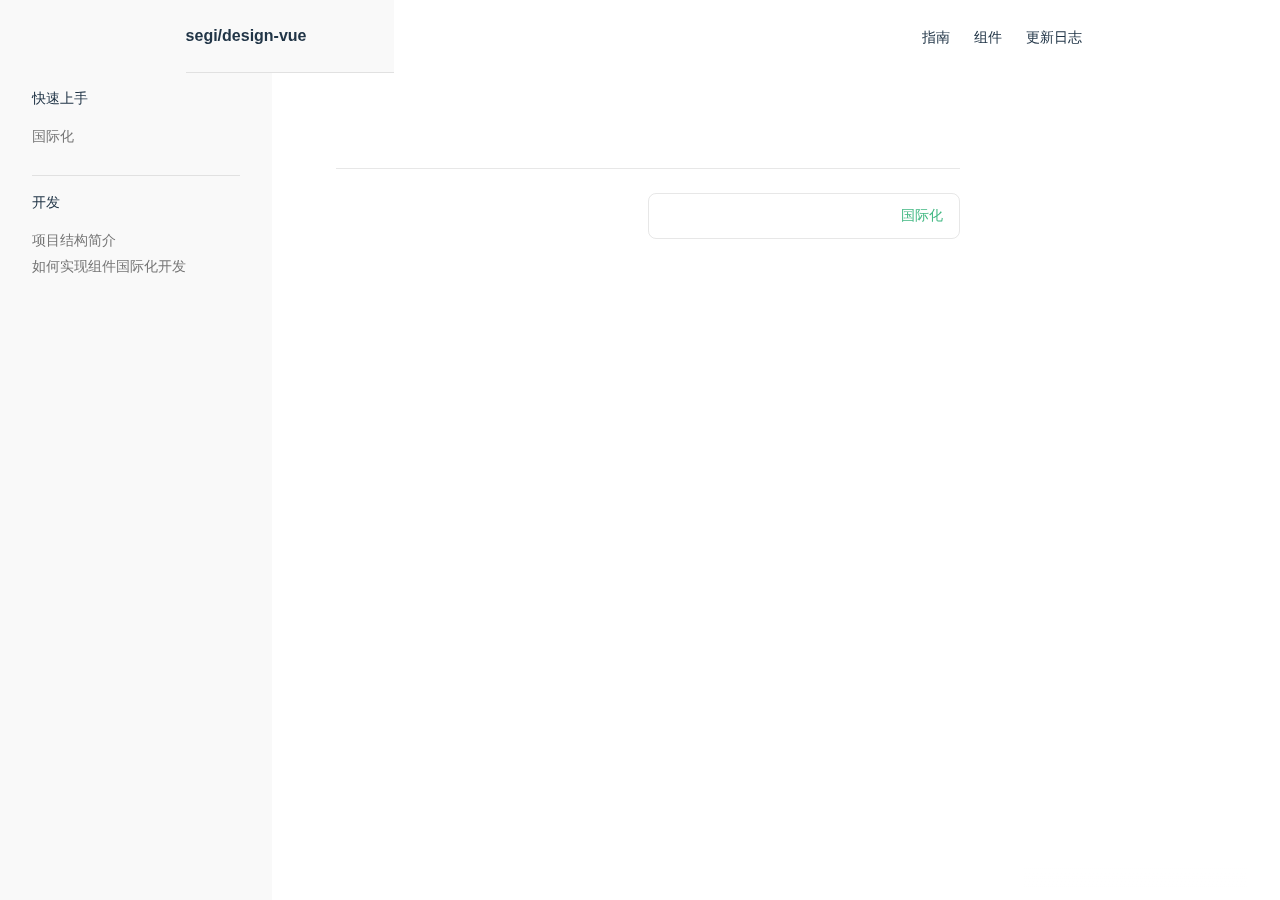
<file: guide/design.html>
<!DOCTYPE html>
<html lang="en-US">
  <head>
    <meta charset="utf-8">
    <meta name="viewport" content="width=device-width,initial-scale=1">
    <title>segi/design-vue | segi/design-vue</title>
    <meta name="description" content="租赁4.0 前端组件库">
    <link rel="stylesheet" href="/assets/style.cefd9a6d.css">
    <link rel="modulepreload" href="/assets/app.c3943601.js">
    <link rel="modulepreload" href="/assets/guide_design.md.24ecef98.lean.js">
    
    
  </head>
  <body>
    <div id="app"><div class="Layout" data-v-aa6d9e14><!--[--><!--]--><!--[--><span tabindex="-1" data-v-e1824ab1></span><a href="#VPContent" class="VPSkipLink visually-hidden" data-v-e1824ab1> Skip to content </a><!--]--><!----><header class="VPNav" data-v-aa6d9e14 data-v-ce280d38><div class="VPNavBar has-sidebar" data-v-ce280d38 data-v-85daa9f9><div class="container" data-v-85daa9f9><div class="VPNavBarTitle has-sidebar" data-v-85daa9f9 data-v-67a89122><a class="title" href="/" data-v-67a89122><!--[--><!--]--><!----><!--[-->segi/design-vue<!--]--><!--[--><!--]--></a></div><div class="content" data-v-85daa9f9><!--[--><!--]--><!----><nav aria-labelledby="main-nav-aria-label" class="VPNavBarMenu menu" data-v-85daa9f9 data-v-c13410fb><span id="main-nav-aria-label" class="visually-hidden" data-v-c13410fb>Main Navigation</span><!--[--><!--[--><a class="VPLink link VPNavBarMenuLink" href="/guide/i18n.html" data-v-c13410fb data-v-b221a9cd data-v-f226e849><!--[-->指南<!--]--><!----></a><!--]--><!--[--><a class="VPLink link VPNavBarMenuLink" href="/component/button.html" data-v-c13410fb data-v-b221a9cd data-v-f226e849><!--[-->组件<!--]--><!----></a><!--]--><!--[--><a class="VPLink link VPNavBarMenuLink" href="/log/changelog.html" data-v-c13410fb data-v-b221a9cd data-v-f226e849><!--[-->更新日志<!--]--><!----></a><!--]--><!--]--></nav><!----><!----><!----><!----><!--[--><!--]--><button type="button" class="VPNavBarHamburger hamburger" aria-label="mobile navigation" aria-expanded="false" aria-controls="VPNavScreen" data-v-85daa9f9 data-v-358a56d5><span class="container" data-v-358a56d5><span class="top" data-v-358a56d5></span><span class="middle" data-v-358a56d5></span><span class="bottom" data-v-358a56d5></span></span></button></div></div></div><!----></header><div class="VPLocalNav" data-v-aa6d9e14 data-v-3b9748d7><button class="menu" aria-expanded="false" aria-controls="VPSidebarNav" data-v-3b9748d7><svg xmlns="http://www.w3.org/2000/svg" aria-hidden="true" focusable="false" viewbox="0 0 24 24" class="menu-icon" data-v-3b9748d7><path d="M17,11H3c-0.6,0-1-0.4-1-1s0.4-1,1-1h14c0.6,0,1,0.4,1,1S17.6,11,17,11z"></path><path d="M21,7H3C2.4,7,2,6.6,2,6s0.4-1,1-1h18c0.6,0,1,0.4,1,1S21.6,7,21,7z"></path><path d="M21,15H3c-0.6,0-1-0.4-1-1s0.4-1,1-1h18c0.6,0,1,0.4,1,1S21.6,15,21,15z"></path><path d="M17,19H3c-0.6,0-1-0.4-1-1s0.4-1,1-1h14c0.6,0,1,0.4,1,1S17.6,19,17,19z"></path></svg><span class="menu-text" data-v-3b9748d7>Menu</span></button><a class="top-link" href="#" data-v-3b9748d7> Return to top </a></div><aside class="VPSidebar" data-v-aa6d9e14 data-v-4179ba86><nav class="nav" id="VPSidebarNav" aria-labelledby="sidebar-aria-label" tabindex="-1" data-v-4179ba86><span class="visually-hidden" id="sidebar-aria-label" data-v-4179ba86> Sidebar Navigation </span><!--[--><div class="group" data-v-4179ba86><section class="VPSidebarGroup" data-v-4179ba86 data-v-3e944058><div class="title" data-v-3e944058><h2 class="title-text" data-v-3e944058>快速上手</h2><div class="action" data-v-3e944058><svg xmlns="http://www.w3.org/2000/svg" xmlns:xlink="http://www.w3.org/1999/xlink" viewbox="0 0 24 24" class="icon minus" data-v-3e944058><path d="M19,2H5C3.3,2,2,3.3,2,5v14c0,1.7,1.3,3,3,3h14c1.7,0,3-1.3,3-3V5C22,3.3,20.7,2,19,2zM20,19c0,0.6-0.4,1-1,1H5c-0.6,0-1-0.4-1-1V5c0-0.6,0.4-1,1-1h14c0.6,0,1,0.4,1,1V19z"></path><path d="M16,11H8c-0.6,0-1,0.4-1,1s0.4,1,1,1h8c0.6,0,1-0.4,1-1S16.6,11,16,11z"></path></svg><svg version="1.1" xmlns="http://www.w3.org/2000/svg" viewbox="0 0 24 24" class="icon plus" data-v-3e944058><path d="M19,2H5C3.3,2,2,3.3,2,5v14c0,1.7,1.3,3,3,3h14c1.7,0,3-1.3,3-3V5C22,3.3,20.7,2,19,2z M20,19c0,0.6-0.4,1-1,1H5c-0.6,0-1-0.4-1-1V5c0-0.6,0.4-1,1-1h14c0.6,0,1,0.4,1,1V19z"></path><path d="M16,11h-3V8c0-0.6-0.4-1-1-1s-1,0.4-1,1v3H8c-0.6,0-1,0.4-1,1s0.4,1,1,1h3v3c0,0.6,0.4,1,1,1s1-0.4,1-1v-3h3c0.6,0,1-0.4,1-1S16.6,11,16,11z"></path></svg></div></div><div class="items" data-v-3e944058><!--[--><!--[--><a class="VPLink link link" href="/guide/i18n.html" style="padding-left:0px;" data-v-80f9ecf3 data-v-f226e849><!--[--><span class="link-text" data-v-80f9ecf3>国际化</span><!--]--><!----></a><!----><!--]--><!--]--></div></section></div><div class="group" data-v-4179ba86><section class="VPSidebarGroup" data-v-4179ba86 data-v-3e944058><div class="title" data-v-3e944058><h2 class="title-text" data-v-3e944058>开发</h2><div class="action" data-v-3e944058><svg xmlns="http://www.w3.org/2000/svg" xmlns:xlink="http://www.w3.org/1999/xlink" viewbox="0 0 24 24" class="icon minus" data-v-3e944058><path d="M19,2H5C3.3,2,2,3.3,2,5v14c0,1.7,1.3,3,3,3h14c1.7,0,3-1.3,3-3V5C22,3.3,20.7,2,19,2zM20,19c0,0.6-0.4,1-1,1H5c-0.6,0-1-0.4-1-1V5c0-0.6,0.4-1,1-1h14c0.6,0,1,0.4,1,1V19z"></path><path d="M16,11H8c-0.6,0-1,0.4-1,1s0.4,1,1,1h8c0.6,0,1-0.4,1-1S16.6,11,16,11z"></path></svg><svg version="1.1" xmlns="http://www.w3.org/2000/svg" viewbox="0 0 24 24" class="icon plus" data-v-3e944058><path d="M19,2H5C3.3,2,2,3.3,2,5v14c0,1.7,1.3,3,3,3h14c1.7,0,3-1.3,3-3V5C22,3.3,20.7,2,19,2z M20,19c0,0.6-0.4,1-1,1H5c-0.6,0-1-0.4-1-1V5c0-0.6,0.4-1,1-1h14c0.6,0,1,0.4,1,1V19z"></path><path d="M16,11h-3V8c0-0.6-0.4-1-1-1s-1,0.4-1,1v3H8c-0.6,0-1,0.4-1,1s0.4,1,1,1h3v3c0,0.6,0.4,1,1,1s1-0.4,1-1v-3h3c0.6,0,1-0.4,1-1S16.6,11,16,11z"></path></svg></div></div><div class="items" data-v-3e944058><!--[--><!--[--><a class="VPLink link link" href="/guide/dev/project.html" style="padding-left:0px;" data-v-80f9ecf3 data-v-f226e849><!--[--><span class="link-text" data-v-80f9ecf3>项目结构简介</span><!--]--><!----></a><!----><!--]--><!--[--><a class="VPLink link link" href="/guide/dev/i18n.html" style="padding-left:0px;" data-v-80f9ecf3 data-v-f226e849><!--[--><span class="link-text" data-v-80f9ecf3>如何实现组件国际化开发</span><!--]--><!----></a><!----><!--]--><!--]--></div></section></div><!--]--></nav></aside><div class="VPContent has-sidebar" id="VPContent" data-v-aa6d9e14 data-v-5e936e64><div class="VPDoc has-sidebar has-aside" data-v-5e936e64 data-v-e8752353><div class="container" data-v-e8752353><div class="aside" data-v-e8752353><div class="aside-curtain" data-v-e8752353></div><div class="aside-container" data-v-e8752353><div class="aside-content" data-v-e8752353><div class="VPDocAside" data-v-e8752353 data-v-23d94df5><!--[--><!--]--><!--[--><!--]--><div class="VPDocAsideOutline" data-v-23d94df5 data-v-5c259eae><div class="content" data-v-5c259eae><div class="outline-marker" data-v-5c259eae></div><div class="outline-title" data-v-5c259eae>CONTENT</div><nav aria-labelledby="doc-outline-aria-label" data-v-5c259eae><span class="visually-hidden" id="doc-outline-aria-label" data-v-5c259eae> Table of Contents for current page </span><ul class="root" data-v-5c259eae data-v-c8f790c9><!--[--><!--]--></ul></nav></div></div><!--[--><!--]--><div class="spacer" data-v-23d94df5></div><!--[--><!--]--><!----><!--[--><!--]--><!--[--><!--]--></div></div></div></div><div class="content" data-v-e8752353><div class="content-container" data-v-e8752353><!--[--><!--]--><main class="main" data-v-e8752353><div style="position:relative;" class="vp-doc _guide_design" data-v-e8752353><div></div></div></main><!--[--><!--]--><footer class="VPDocFooter" data-v-e8752353 data-v-9e090266><!----><div class="prev-next" data-v-9e090266><div class="pager" data-v-9e090266><!----></div><div class="pager" data-v-9e090266><a class="pager-link next" href="/guide/i18n.html" data-v-9e090266><span class="desc" data-v-9e090266></span><span class="title" data-v-9e090266>国际化</span></a></div></div></footer><!--[--><!--]--></div></div></div></div></div><!----><!--[--><!--]--></div></div>
    <script>__VP_HASH_MAP__ = JSON.parse("{\"component_button.md\":\"5ef62b79\",\"component_config-provider.md\":\"4ac64847\",\"component_icon.md\":\"dc0b1044\",\"component_steps.md\":\"7452c69f\",\"component_timeline.md\":\"6f7a2259\",\"component_title.md\":\"4489c82c\",\"guide_design.md\":\"24ecef98\",\"guide_dev_i18n.md\":\"a185c3f7\",\"guide_dev_project.md\":\"0bd47d63\",\"guide_i18n.md\":\"0dbc8ae6\",\"index.md\":\"4f8e8b8b\",\"log_changelog.md\":\"98c5fb97\"}")</script>
    <script type="module" async src="/assets/app.c3943601.js"></script>
    
  </body>
</html>
</file>
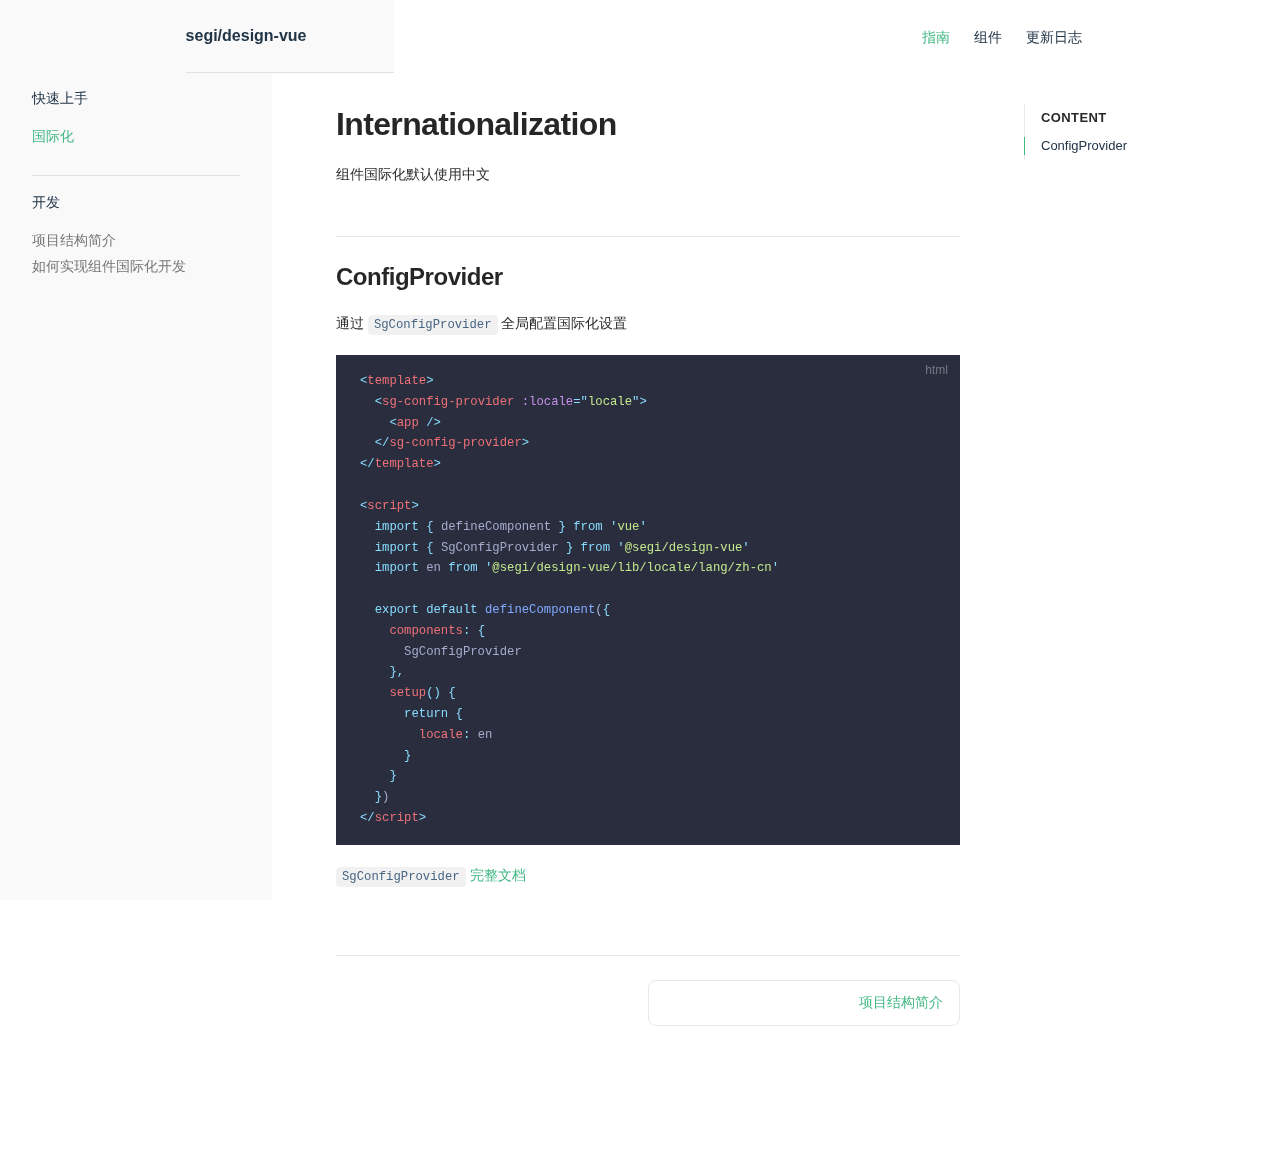
<file: guide/i18n.html>
<!DOCTYPE html>
<html lang="en-US">
  <head>
    <meta charset="utf-8">
    <meta name="viewport" content="width=device-width,initial-scale=1">
    <title>国际化 | segi/design-vue</title>
    <meta name="description" content="租赁4.0 前端组件库">
    <link rel="stylesheet" href="/assets/style.cefd9a6d.css">
    <link rel="modulepreload" href="/assets/app.c3943601.js">
    <link rel="modulepreload" href="/assets/guide_i18n.md.0dbc8ae6.lean.js">
    
    
  </head>
  <body>
    <div id="app"><div class="Layout" data-v-aa6d9e14><!--[--><!--]--><!--[--><span tabindex="-1" data-v-e1824ab1></span><a href="#VPContent" class="VPSkipLink visually-hidden" data-v-e1824ab1> Skip to content </a><!--]--><!----><header class="VPNav" data-v-aa6d9e14 data-v-ce280d38><div class="VPNavBar has-sidebar" data-v-ce280d38 data-v-85daa9f9><div class="container" data-v-85daa9f9><div class="VPNavBarTitle has-sidebar" data-v-85daa9f9 data-v-67a89122><a class="title" href="/" data-v-67a89122><!--[--><!--]--><!----><!--[-->segi/design-vue<!--]--><!--[--><!--]--></a></div><div class="content" data-v-85daa9f9><!--[--><!--]--><!----><nav aria-labelledby="main-nav-aria-label" class="VPNavBarMenu menu" data-v-85daa9f9 data-v-c13410fb><span id="main-nav-aria-label" class="visually-hidden" data-v-c13410fb>Main Navigation</span><!--[--><!--[--><a class="VPLink link VPNavBarMenuLink active" href="/guide/i18n.html" data-v-c13410fb data-v-b221a9cd data-v-f226e849><!--[-->指南<!--]--><!----></a><!--]--><!--[--><a class="VPLink link VPNavBarMenuLink" href="/component/button.html" data-v-c13410fb data-v-b221a9cd data-v-f226e849><!--[-->组件<!--]--><!----></a><!--]--><!--[--><a class="VPLink link VPNavBarMenuLink" href="/log/changelog.html" data-v-c13410fb data-v-b221a9cd data-v-f226e849><!--[-->更新日志<!--]--><!----></a><!--]--><!--]--></nav><!----><!----><!----><!----><!--[--><!--]--><button type="button" class="VPNavBarHamburger hamburger" aria-label="mobile navigation" aria-expanded="false" aria-controls="VPNavScreen" data-v-85daa9f9 data-v-358a56d5><span class="container" data-v-358a56d5><span class="top" data-v-358a56d5></span><span class="middle" data-v-358a56d5></span><span class="bottom" data-v-358a56d5></span></span></button></div></div></div><!----></header><div class="VPLocalNav" data-v-aa6d9e14 data-v-3b9748d7><button class="menu" aria-expanded="false" aria-controls="VPSidebarNav" data-v-3b9748d7><svg xmlns="http://www.w3.org/2000/svg" aria-hidden="true" focusable="false" viewbox="0 0 24 24" class="menu-icon" data-v-3b9748d7><path d="M17,11H3c-0.6,0-1-0.4-1-1s0.4-1,1-1h14c0.6,0,1,0.4,1,1S17.6,11,17,11z"></path><path d="M21,7H3C2.4,7,2,6.6,2,6s0.4-1,1-1h18c0.6,0,1,0.4,1,1S21.6,7,21,7z"></path><path d="M21,15H3c-0.6,0-1-0.4-1-1s0.4-1,1-1h18c0.6,0,1,0.4,1,1S21.6,15,21,15z"></path><path d="M17,19H3c-0.6,0-1-0.4-1-1s0.4-1,1-1h14c0.6,0,1,0.4,1,1S17.6,19,17,19z"></path></svg><span class="menu-text" data-v-3b9748d7>Menu</span></button><a class="top-link" href="#" data-v-3b9748d7> Return to top </a></div><aside class="VPSidebar" data-v-aa6d9e14 data-v-4179ba86><nav class="nav" id="VPSidebarNav" aria-labelledby="sidebar-aria-label" tabindex="-1" data-v-4179ba86><span class="visually-hidden" id="sidebar-aria-label" data-v-4179ba86> Sidebar Navigation </span><!--[--><div class="group" data-v-4179ba86><section class="VPSidebarGroup" data-v-4179ba86 data-v-3e944058><div class="title" data-v-3e944058><h2 class="title-text" data-v-3e944058>快速上手</h2><div class="action" data-v-3e944058><svg xmlns="http://www.w3.org/2000/svg" xmlns:xlink="http://www.w3.org/1999/xlink" viewbox="0 0 24 24" class="icon minus" data-v-3e944058><path d="M19,2H5C3.3,2,2,3.3,2,5v14c0,1.7,1.3,3,3,3h14c1.7,0,3-1.3,3-3V5C22,3.3,20.7,2,19,2zM20,19c0,0.6-0.4,1-1,1H5c-0.6,0-1-0.4-1-1V5c0-0.6,0.4-1,1-1h14c0.6,0,1,0.4,1,1V19z"></path><path d="M16,11H8c-0.6,0-1,0.4-1,1s0.4,1,1,1h8c0.6,0,1-0.4,1-1S16.6,11,16,11z"></path></svg><svg version="1.1" xmlns="http://www.w3.org/2000/svg" viewbox="0 0 24 24" class="icon plus" data-v-3e944058><path d="M19,2H5C3.3,2,2,3.3,2,5v14c0,1.7,1.3,3,3,3h14c1.7,0,3-1.3,3-3V5C22,3.3,20.7,2,19,2z M20,19c0,0.6-0.4,1-1,1H5c-0.6,0-1-0.4-1-1V5c0-0.6,0.4-1,1-1h14c0.6,0,1,0.4,1,1V19z"></path><path d="M16,11h-3V8c0-0.6-0.4-1-1-1s-1,0.4-1,1v3H8c-0.6,0-1,0.4-1,1s0.4,1,1,1h3v3c0,0.6,0.4,1,1,1s1-0.4,1-1v-3h3c0.6,0,1-0.4,1-1S16.6,11,16,11z"></path></svg></div></div><div class="items" data-v-3e944058><!--[--><!--[--><a class="VPLink link link active" href="/guide/i18n.html" style="padding-left:0px;" data-v-80f9ecf3 data-v-f226e849><!--[--><span class="link-text" data-v-80f9ecf3>国际化</span><!--]--><!----></a><!----><!--]--><!--]--></div></section></div><div class="group" data-v-4179ba86><section class="VPSidebarGroup" data-v-4179ba86 data-v-3e944058><div class="title" data-v-3e944058><h2 class="title-text" data-v-3e944058>开发</h2><div class="action" data-v-3e944058><svg xmlns="http://www.w3.org/2000/svg" xmlns:xlink="http://www.w3.org/1999/xlink" viewbox="0 0 24 24" class="icon minus" data-v-3e944058><path d="M19,2H5C3.3,2,2,3.3,2,5v14c0,1.7,1.3,3,3,3h14c1.7,0,3-1.3,3-3V5C22,3.3,20.7,2,19,2zM20,19c0,0.6-0.4,1-1,1H5c-0.6,0-1-0.4-1-1V5c0-0.6,0.4-1,1-1h14c0.6,0,1,0.4,1,1V19z"></path><path d="M16,11H8c-0.6,0-1,0.4-1,1s0.4,1,1,1h8c0.6,0,1-0.4,1-1S16.6,11,16,11z"></path></svg><svg version="1.1" xmlns="http://www.w3.org/2000/svg" viewbox="0 0 24 24" class="icon plus" data-v-3e944058><path d="M19,2H5C3.3,2,2,3.3,2,5v14c0,1.7,1.3,3,3,3h14c1.7,0,3-1.3,3-3V5C22,3.3,20.7,2,19,2z M20,19c0,0.6-0.4,1-1,1H5c-0.6,0-1-0.4-1-1V5c0-0.6,0.4-1,1-1h14c0.6,0,1,0.4,1,1V19z"></path><path d="M16,11h-3V8c0-0.6-0.4-1-1-1s-1,0.4-1,1v3H8c-0.6,0-1,0.4-1,1s0.4,1,1,1h3v3c0,0.6,0.4,1,1,1s1-0.4,1-1v-3h3c0.6,0,1-0.4,1-1S16.6,11,16,11z"></path></svg></div></div><div class="items" data-v-3e944058><!--[--><!--[--><a class="VPLink link link" href="/guide/dev/project.html" style="padding-left:0px;" data-v-80f9ecf3 data-v-f226e849><!--[--><span class="link-text" data-v-80f9ecf3>项目结构简介</span><!--]--><!----></a><!----><!--]--><!--[--><a class="VPLink link link" href="/guide/dev/i18n.html" style="padding-left:0px;" data-v-80f9ecf3 data-v-f226e849><!--[--><span class="link-text" data-v-80f9ecf3>如何实现组件国际化开发</span><!--]--><!----></a><!----><!--]--><!--]--></div></section></div><!--]--></nav></aside><div class="VPContent has-sidebar" id="VPContent" data-v-aa6d9e14 data-v-5e936e64><div class="VPDoc has-sidebar has-aside" data-v-5e936e64 data-v-e8752353><div class="container" data-v-e8752353><div class="aside" data-v-e8752353><div class="aside-curtain" data-v-e8752353></div><div class="aside-container" data-v-e8752353><div class="aside-content" data-v-e8752353><div class="VPDocAside" data-v-e8752353 data-v-23d94df5><!--[--><!--]--><!--[--><!--]--><div class="VPDocAsideOutline" data-v-23d94df5 data-v-5c259eae><div class="content" data-v-5c259eae><div class="outline-marker" data-v-5c259eae></div><div class="outline-title" data-v-5c259eae>CONTENT</div><nav aria-labelledby="doc-outline-aria-label" data-v-5c259eae><span class="visually-hidden" id="doc-outline-aria-label" data-v-5c259eae> Table of Contents for current page </span><ul class="root" data-v-5c259eae data-v-c8f790c9><!--[--><!--]--></ul></nav></div></div><!--[--><!--]--><div class="spacer" data-v-23d94df5></div><!--[--><!--]--><!----><!--[--><!--]--><!--[--><!--]--></div></div></div></div><div class="content" data-v-e8752353><div class="content-container" data-v-e8752353><!--[--><!--]--><main class="main" data-v-e8752353><div style="position:relative;" class="vp-doc _guide_i18n" data-v-e8752353><div><h1 id="internationalization" tabindex="-1">Internationalization <a class="header-anchor" href="#internationalization" aria-hidden="true">#</a></h1><p><strong>组件国际化默认使用中文</strong></p><h2 id="configprovider" tabindex="-1">ConfigProvider <a class="header-anchor" href="#configprovider" aria-hidden="true">#</a></h2><p>通过 <code>SgConfigProvider</code> 全局配置国际化设置</p><div class="language-html"><button class="copy"></button><span class="lang">html</span><pre><code><span class="line"><span style="color:#89DDFF;">&lt;</span><span style="color:#F07178;">template</span><span style="color:#89DDFF;">&gt;</span></span>
<span class="line"><span style="color:#A6ACCD;">  </span><span style="color:#89DDFF;">&lt;</span><span style="color:#F07178;">sg-config-provider</span><span style="color:#89DDFF;"> </span><span style="color:#C792EA;">:locale</span><span style="color:#89DDFF;">=</span><span style="color:#89DDFF;">&quot;</span><span style="color:#C3E88D;">locale</span><span style="color:#89DDFF;">&quot;</span><span style="color:#89DDFF;">&gt;</span></span>
<span class="line"><span style="color:#A6ACCD;">    </span><span style="color:#89DDFF;">&lt;</span><span style="color:#F07178;">app</span><span style="color:#89DDFF;"> /&gt;</span></span>
<span class="line"><span style="color:#A6ACCD;">  </span><span style="color:#89DDFF;">&lt;/</span><span style="color:#F07178;">sg-config-provider</span><span style="color:#89DDFF;">&gt;</span></span>
<span class="line"><span style="color:#89DDFF;">&lt;/</span><span style="color:#F07178;">template</span><span style="color:#89DDFF;">&gt;</span></span>
<span class="line"></span>
<span class="line"><span style="color:#89DDFF;">&lt;</span><span style="color:#F07178;">script</span><span style="color:#89DDFF;">&gt;</span></span>
<span class="line"><span style="color:#A6ACCD;">  </span><span style="color:#89DDFF;">import</span><span style="color:#A6ACCD;"> </span><span style="color:#89DDFF;">{</span><span style="color:#F07178;"> </span><span style="color:#A6ACCD;">defineComponent</span><span style="color:#F07178;"> </span><span style="color:#89DDFF;">}</span><span style="color:#A6ACCD;"> </span><span style="color:#89DDFF;">from</span><span style="color:#A6ACCD;"> </span><span style="color:#89DDFF;">&#39;</span><span style="color:#C3E88D;">vue</span><span style="color:#89DDFF;">&#39;</span></span>
<span class="line"><span style="color:#A6ACCD;">  </span><span style="color:#89DDFF;">import</span><span style="color:#A6ACCD;"> </span><span style="color:#89DDFF;">{</span><span style="color:#F07178;"> </span><span style="color:#A6ACCD;">SgConfigProvider</span><span style="color:#F07178;"> </span><span style="color:#89DDFF;">}</span><span style="color:#A6ACCD;"> </span><span style="color:#89DDFF;">from</span><span style="color:#A6ACCD;"> </span><span style="color:#89DDFF;">&#39;</span><span style="color:#C3E88D;">@segi/design-vue</span><span style="color:#89DDFF;">&#39;</span></span>
<span class="line"><span style="color:#A6ACCD;">  </span><span style="color:#89DDFF;">import</span><span style="color:#A6ACCD;"> en </span><span style="color:#89DDFF;">from</span><span style="color:#A6ACCD;"> </span><span style="color:#89DDFF;">&#39;</span><span style="color:#C3E88D;">@segi/design-vue/lib/locale/lang/zh-cn</span><span style="color:#89DDFF;">&#39;</span></span>
<span class="line"></span>
<span class="line"><span style="color:#A6ACCD;">  </span><span style="color:#89DDFF;">export</span><span style="color:#A6ACCD;"> </span><span style="color:#89DDFF;">default</span><span style="color:#A6ACCD;"> </span><span style="color:#82AAFF;">defineComponent</span><span style="color:#A6ACCD;">(</span><span style="color:#89DDFF;">{</span></span>
<span class="line"><span style="color:#A6ACCD;">    </span><span style="color:#F07178;">components</span><span style="color:#89DDFF;">:</span><span style="color:#A6ACCD;"> </span><span style="color:#89DDFF;">{</span></span>
<span class="line"><span style="color:#A6ACCD;">      SgConfigProvider</span></span>
<span class="line"><span style="color:#A6ACCD;">    </span><span style="color:#89DDFF;">},</span></span>
<span class="line"><span style="color:#A6ACCD;">    </span><span style="color:#F07178;">setup</span><span style="color:#89DDFF;">()</span><span style="color:#A6ACCD;"> </span><span style="color:#89DDFF;">{</span></span>
<span class="line"><span style="color:#F07178;">      </span><span style="color:#89DDFF;">return</span><span style="color:#F07178;"> </span><span style="color:#89DDFF;">{</span></span>
<span class="line"><span style="color:#F07178;">        locale</span><span style="color:#89DDFF;">:</span><span style="color:#F07178;"> </span><span style="color:#A6ACCD;">en</span></span>
<span class="line"><span style="color:#F07178;">      </span><span style="color:#89DDFF;">}</span></span>
<span class="line"><span style="color:#F07178;">    </span><span style="color:#89DDFF;">}</span></span>
<span class="line"><span style="color:#A6ACCD;">  </span><span style="color:#89DDFF;">}</span><span style="color:#A6ACCD;">)</span></span>
<span class="line"><span style="color:#89DDFF;">&lt;/</span><span style="color:#F07178;">script</span><span style="color:#89DDFF;">&gt;</span></span>
<span class="line"></span></code></pre></div><p><code>SgConfigProvider</code> <a href="/component/config-provider.html">完整文档</a></p></div></div></main><!--[--><!--]--><footer class="VPDocFooter" data-v-e8752353 data-v-9e090266><!----><div class="prev-next" data-v-9e090266><div class="pager" data-v-9e090266><!----></div><div class="pager" data-v-9e090266><a class="pager-link next" href="/guide/dev/project.html" data-v-9e090266><span class="desc" data-v-9e090266></span><span class="title" data-v-9e090266>项目结构简介</span></a></div></div></footer><!--[--><!--]--></div></div></div></div></div><!----><!--[--><!--]--></div></div>
    <script>__VP_HASH_MAP__ = JSON.parse("{\"component_button.md\":\"5ef62b79\",\"component_config-provider.md\":\"4ac64847\",\"component_icon.md\":\"dc0b1044\",\"component_steps.md\":\"7452c69f\",\"component_timeline.md\":\"6f7a2259\",\"component_title.md\":\"4489c82c\",\"guide_design.md\":\"24ecef98\",\"guide_dev_i18n.md\":\"a185c3f7\",\"guide_dev_project.md\":\"0bd47d63\",\"guide_i18n.md\":\"0dbc8ae6\",\"index.md\":\"4f8e8b8b\",\"log_changelog.md\":\"98c5fb97\"}")</script>
    <script type="module" async src="/assets/app.c3943601.js"></script>
    
  </body>
</html>
</file>
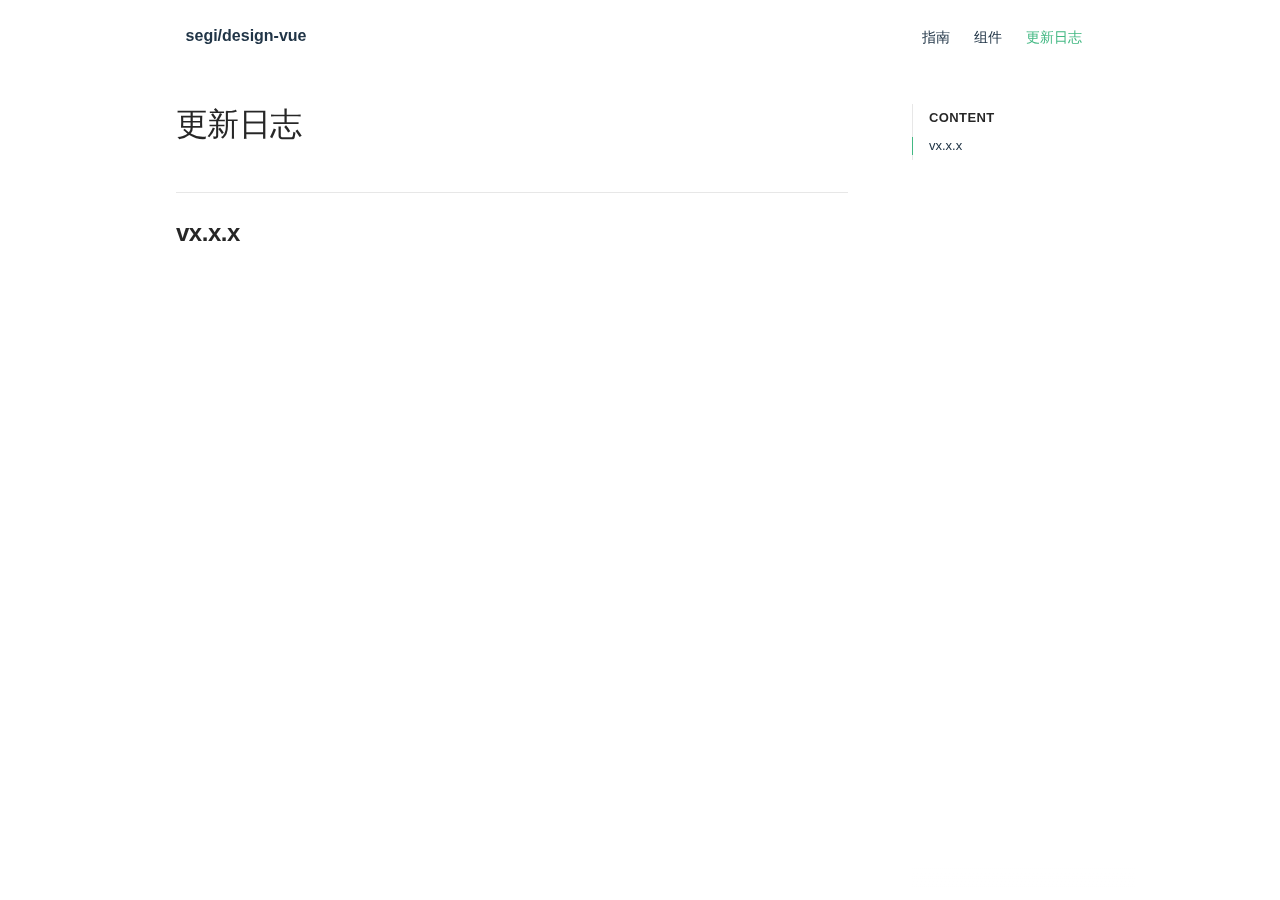
<file: log/changelog.html>
<!DOCTYPE html>
<html lang="en-US">
  <head>
    <meta charset="utf-8">
    <meta name="viewport" content="width=device-width,initial-scale=1">
    <title>更新日志 | segi/design-vue</title>
    <meta name="description" content="租赁4.0 前端组件库">
    <link rel="stylesheet" href="/assets/style.cefd9a6d.css">
    <link rel="modulepreload" href="/assets/app.c3943601.js">
    <link rel="modulepreload" href="/assets/log_changelog.md.98c5fb97.lean.js">
    
    
  </head>
  <body>
    <div id="app"><div class="Layout" data-v-aa6d9e14><!--[--><!--]--><!--[--><span tabindex="-1" data-v-e1824ab1></span><a href="#VPContent" class="VPSkipLink visually-hidden" data-v-e1824ab1> Skip to content </a><!--]--><!----><header class="VPNav no-sidebar" data-v-aa6d9e14 data-v-ce280d38><div class="VPNavBar" data-v-ce280d38 data-v-85daa9f9><div class="container" data-v-85daa9f9><div class="VPNavBarTitle" data-v-85daa9f9 data-v-67a89122><a class="title" href="/" data-v-67a89122><!--[--><!--]--><!----><!--[-->segi/design-vue<!--]--><!--[--><!--]--></a></div><div class="content" data-v-85daa9f9><!--[--><!--]--><!----><nav aria-labelledby="main-nav-aria-label" class="VPNavBarMenu menu" data-v-85daa9f9 data-v-c13410fb><span id="main-nav-aria-label" class="visually-hidden" data-v-c13410fb>Main Navigation</span><!--[--><!--[--><a class="VPLink link VPNavBarMenuLink" href="/guide/i18n.html" data-v-c13410fb data-v-b221a9cd data-v-f226e849><!--[-->指南<!--]--><!----></a><!--]--><!--[--><a class="VPLink link VPNavBarMenuLink" href="/component/button.html" data-v-c13410fb data-v-b221a9cd data-v-f226e849><!--[-->组件<!--]--><!----></a><!--]--><!--[--><a class="VPLink link VPNavBarMenuLink active" href="/log/changelog.html" data-v-c13410fb data-v-b221a9cd data-v-f226e849><!--[-->更新日志<!--]--><!----></a><!--]--><!--]--></nav><!----><!----><!----><!----><!--[--><!--]--><button type="button" class="VPNavBarHamburger hamburger" aria-label="mobile navigation" aria-expanded="false" aria-controls="VPNavScreen" data-v-85daa9f9 data-v-358a56d5><span class="container" data-v-358a56d5><span class="top" data-v-358a56d5></span><span class="middle" data-v-358a56d5></span><span class="bottom" data-v-358a56d5></span></span></button></div></div></div><!----></header><!----><!----><div class="VPContent" id="VPContent" data-v-aa6d9e14 data-v-5e936e64><div class="VPDoc has-aside" data-v-5e936e64 data-v-e8752353><div class="container" data-v-e8752353><div class="aside" data-v-e8752353><div class="aside-curtain" data-v-e8752353></div><div class="aside-container" data-v-e8752353><div class="aside-content" data-v-e8752353><div class="VPDocAside" data-v-e8752353 data-v-23d94df5><!--[--><!--]--><!--[--><!--]--><div class="VPDocAsideOutline" data-v-23d94df5 data-v-5c259eae><div class="content" data-v-5c259eae><div class="outline-marker" data-v-5c259eae></div><div class="outline-title" data-v-5c259eae>CONTENT</div><nav aria-labelledby="doc-outline-aria-label" data-v-5c259eae><span class="visually-hidden" id="doc-outline-aria-label" data-v-5c259eae> Table of Contents for current page </span><ul class="root" data-v-5c259eae data-v-c8f790c9><!--[--><!--]--></ul></nav></div></div><!--[--><!--]--><div class="spacer" data-v-23d94df5></div><!--[--><!--]--><!----><!--[--><!--]--><!--[--><!--]--></div></div></div></div><div class="content" data-v-e8752353><div class="content-container" data-v-e8752353><!--[--><!--]--><main class="main" data-v-e8752353><div style="position:relative;" class="vp-doc _log_changelog" data-v-e8752353><div><h1 id="更新日志" tabindex="-1">更新日志 <a class="header-anchor" href="#更新日志" aria-hidden="true">#</a></h1><h2 id="vx-x-x" tabindex="-1">vx.x.x <a class="header-anchor" href="#vx-x-x" aria-hidden="true">#</a></h2></div></div></main><!--[--><!--]--><!----><!--[--><!--]--></div></div></div></div></div><!----><!--[--><!--]--></div></div>
    <script>__VP_HASH_MAP__ = JSON.parse("{\"component_button.md\":\"5ef62b79\",\"component_config-provider.md\":\"4ac64847\",\"component_icon.md\":\"dc0b1044\",\"component_steps.md\":\"7452c69f\",\"component_timeline.md\":\"6f7a2259\",\"component_title.md\":\"4489c82c\",\"guide_design.md\":\"24ecef98\",\"guide_dev_i18n.md\":\"a185c3f7\",\"guide_dev_project.md\":\"0bd47d63\",\"guide_i18n.md\":\"0dbc8ae6\",\"index.md\":\"4f8e8b8b\",\"log_changelog.md\":\"98c5fb97\"}")</script>
    <script type="module" async src="/assets/app.c3943601.js"></script>
    
  </body>
</html>
</file>
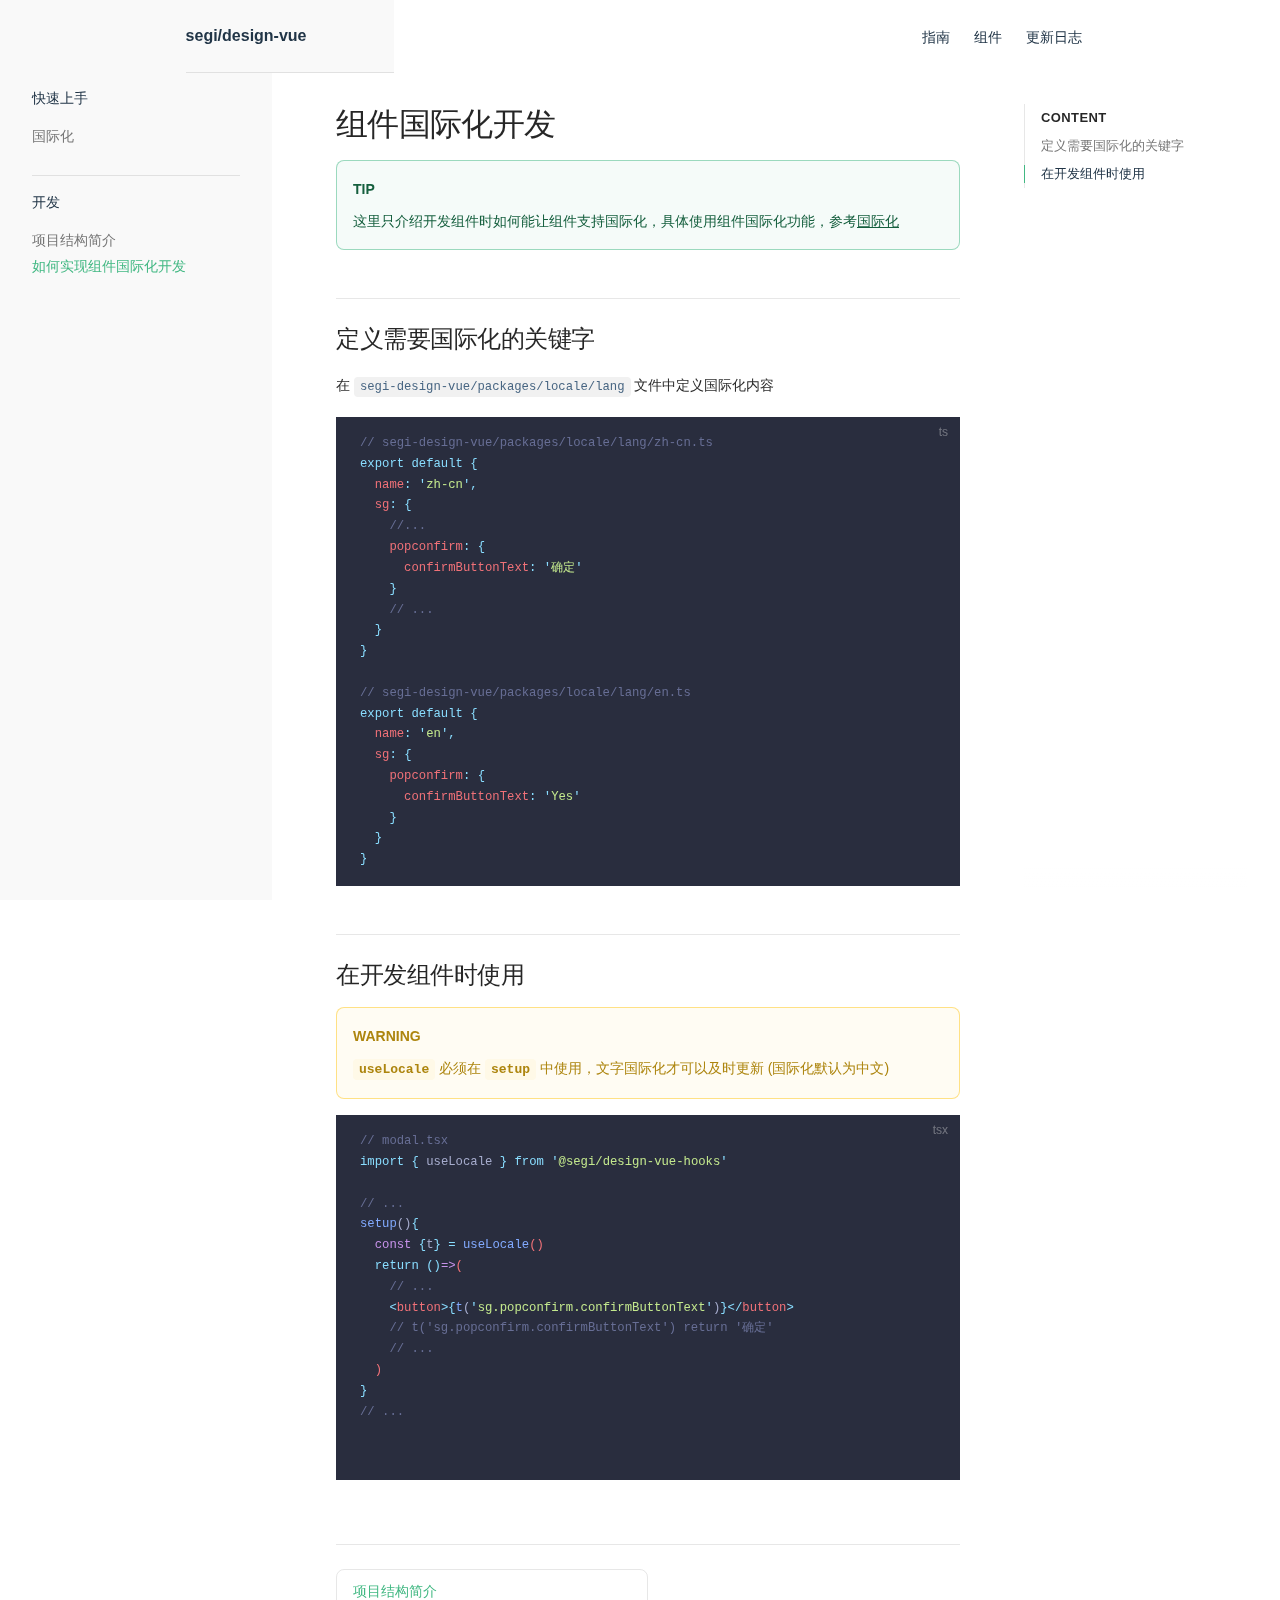
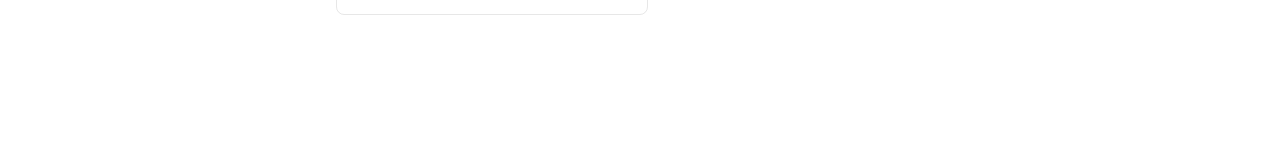
<file: guide/dev/i18n.html>
<!DOCTYPE html>
<html lang="en-US">
  <head>
    <meta charset="utf-8">
    <meta name="viewport" content="width=device-width,initial-scale=1">
    <title>组件国际化开发 | segi/design-vue</title>
    <meta name="description" content="租赁4.0 前端组件库">
    <link rel="stylesheet" href="/assets/style.cefd9a6d.css">
    <link rel="modulepreload" href="/assets/app.c3943601.js">
    <link rel="modulepreload" href="/assets/guide_dev_i18n.md.a185c3f7.lean.js">
    
    
  </head>
  <body>
    <div id="app"><div class="Layout" data-v-aa6d9e14><!--[--><!--]--><!--[--><span tabindex="-1" data-v-e1824ab1></span><a href="#VPContent" class="VPSkipLink visually-hidden" data-v-e1824ab1> Skip to content </a><!--]--><!----><header class="VPNav" data-v-aa6d9e14 data-v-ce280d38><div class="VPNavBar has-sidebar" data-v-ce280d38 data-v-85daa9f9><div class="container" data-v-85daa9f9><div class="VPNavBarTitle has-sidebar" data-v-85daa9f9 data-v-67a89122><a class="title" href="/" data-v-67a89122><!--[--><!--]--><!----><!--[-->segi/design-vue<!--]--><!--[--><!--]--></a></div><div class="content" data-v-85daa9f9><!--[--><!--]--><!----><nav aria-labelledby="main-nav-aria-label" class="VPNavBarMenu menu" data-v-85daa9f9 data-v-c13410fb><span id="main-nav-aria-label" class="visually-hidden" data-v-c13410fb>Main Navigation</span><!--[--><!--[--><a class="VPLink link VPNavBarMenuLink" href="/guide/i18n.html" data-v-c13410fb data-v-b221a9cd data-v-f226e849><!--[-->指南<!--]--><!----></a><!--]--><!--[--><a class="VPLink link VPNavBarMenuLink" href="/component/button.html" data-v-c13410fb data-v-b221a9cd data-v-f226e849><!--[-->组件<!--]--><!----></a><!--]--><!--[--><a class="VPLink link VPNavBarMenuLink" href="/log/changelog.html" data-v-c13410fb data-v-b221a9cd data-v-f226e849><!--[-->更新日志<!--]--><!----></a><!--]--><!--]--></nav><!----><!----><!----><!----><!--[--><!--]--><button type="button" class="VPNavBarHamburger hamburger" aria-label="mobile navigation" aria-expanded="false" aria-controls="VPNavScreen" data-v-85daa9f9 data-v-358a56d5><span class="container" data-v-358a56d5><span class="top" data-v-358a56d5></span><span class="middle" data-v-358a56d5></span><span class="bottom" data-v-358a56d5></span></span></button></div></div></div><!----></header><div class="VPLocalNav" data-v-aa6d9e14 data-v-3b9748d7><button class="menu" aria-expanded="false" aria-controls="VPSidebarNav" data-v-3b9748d7><svg xmlns="http://www.w3.org/2000/svg" aria-hidden="true" focusable="false" viewbox="0 0 24 24" class="menu-icon" data-v-3b9748d7><path d="M17,11H3c-0.6,0-1-0.4-1-1s0.4-1,1-1h14c0.6,0,1,0.4,1,1S17.6,11,17,11z"></path><path d="M21,7H3C2.4,7,2,6.6,2,6s0.4-1,1-1h18c0.6,0,1,0.4,1,1S21.6,7,21,7z"></path><path d="M21,15H3c-0.6,0-1-0.4-1-1s0.4-1,1-1h18c0.6,0,1,0.4,1,1S21.6,15,21,15z"></path><path d="M17,19H3c-0.6,0-1-0.4-1-1s0.4-1,1-1h14c0.6,0,1,0.4,1,1S17.6,19,17,19z"></path></svg><span class="menu-text" data-v-3b9748d7>Menu</span></button><a class="top-link" href="#" data-v-3b9748d7> Return to top </a></div><aside class="VPSidebar" data-v-aa6d9e14 data-v-4179ba86><nav class="nav" id="VPSidebarNav" aria-labelledby="sidebar-aria-label" tabindex="-1" data-v-4179ba86><span class="visually-hidden" id="sidebar-aria-label" data-v-4179ba86> Sidebar Navigation </span><!--[--><div class="group" data-v-4179ba86><section class="VPSidebarGroup" data-v-4179ba86 data-v-3e944058><div class="title" data-v-3e944058><h2 class="title-text" data-v-3e944058>快速上手</h2><div class="action" data-v-3e944058><svg xmlns="http://www.w3.org/2000/svg" xmlns:xlink="http://www.w3.org/1999/xlink" viewbox="0 0 24 24" class="icon minus" data-v-3e944058><path d="M19,2H5C3.3,2,2,3.3,2,5v14c0,1.7,1.3,3,3,3h14c1.7,0,3-1.3,3-3V5C22,3.3,20.7,2,19,2zM20,19c0,0.6-0.4,1-1,1H5c-0.6,0-1-0.4-1-1V5c0-0.6,0.4-1,1-1h14c0.6,0,1,0.4,1,1V19z"></path><path d="M16,11H8c-0.6,0-1,0.4-1,1s0.4,1,1,1h8c0.6,0,1-0.4,1-1S16.6,11,16,11z"></path></svg><svg version="1.1" xmlns="http://www.w3.org/2000/svg" viewbox="0 0 24 24" class="icon plus" data-v-3e944058><path d="M19,2H5C3.3,2,2,3.3,2,5v14c0,1.7,1.3,3,3,3h14c1.7,0,3-1.3,3-3V5C22,3.3,20.7,2,19,2z M20,19c0,0.6-0.4,1-1,1H5c-0.6,0-1-0.4-1-1V5c0-0.6,0.4-1,1-1h14c0.6,0,1,0.4,1,1V19z"></path><path d="M16,11h-3V8c0-0.6-0.4-1-1-1s-1,0.4-1,1v3H8c-0.6,0-1,0.4-1,1s0.4,1,1,1h3v3c0,0.6,0.4,1,1,1s1-0.4,1-1v-3h3c0.6,0,1-0.4,1-1S16.6,11,16,11z"></path></svg></div></div><div class="items" data-v-3e944058><!--[--><!--[--><a class="VPLink link link" href="/guide/i18n.html" style="padding-left:0px;" data-v-80f9ecf3 data-v-f226e849><!--[--><span class="link-text" data-v-80f9ecf3>国际化</span><!--]--><!----></a><!----><!--]--><!--]--></div></section></div><div class="group" data-v-4179ba86><section class="VPSidebarGroup" data-v-4179ba86 data-v-3e944058><div class="title" data-v-3e944058><h2 class="title-text" data-v-3e944058>开发</h2><div class="action" data-v-3e944058><svg xmlns="http://www.w3.org/2000/svg" xmlns:xlink="http://www.w3.org/1999/xlink" viewbox="0 0 24 24" class="icon minus" data-v-3e944058><path d="M19,2H5C3.3,2,2,3.3,2,5v14c0,1.7,1.3,3,3,3h14c1.7,0,3-1.3,3-3V5C22,3.3,20.7,2,19,2zM20,19c0,0.6-0.4,1-1,1H5c-0.6,0-1-0.4-1-1V5c0-0.6,0.4-1,1-1h14c0.6,0,1,0.4,1,1V19z"></path><path d="M16,11H8c-0.6,0-1,0.4-1,1s0.4,1,1,1h8c0.6,0,1-0.4,1-1S16.6,11,16,11z"></path></svg><svg version="1.1" xmlns="http://www.w3.org/2000/svg" viewbox="0 0 24 24" class="icon plus" data-v-3e944058><path d="M19,2H5C3.3,2,2,3.3,2,5v14c0,1.7,1.3,3,3,3h14c1.7,0,3-1.3,3-3V5C22,3.3,20.7,2,19,2z M20,19c0,0.6-0.4,1-1,1H5c-0.6,0-1-0.4-1-1V5c0-0.6,0.4-1,1-1h14c0.6,0,1,0.4,1,1V19z"></path><path d="M16,11h-3V8c0-0.6-0.4-1-1-1s-1,0.4-1,1v3H8c-0.6,0-1,0.4-1,1s0.4,1,1,1h3v3c0,0.6,0.4,1,1,1s1-0.4,1-1v-3h3c0.6,0,1-0.4,1-1S16.6,11,16,11z"></path></svg></div></div><div class="items" data-v-3e944058><!--[--><!--[--><a class="VPLink link link" href="/guide/dev/project.html" style="padding-left:0px;" data-v-80f9ecf3 data-v-f226e849><!--[--><span class="link-text" data-v-80f9ecf3>项目结构简介</span><!--]--><!----></a><!----><!--]--><!--[--><a class="VPLink link link active" href="/guide/dev/i18n.html" style="padding-left:0px;" data-v-80f9ecf3 data-v-f226e849><!--[--><span class="link-text" data-v-80f9ecf3>如何实现组件国际化开发</span><!--]--><!----></a><!----><!--]--><!--]--></div></section></div><!--]--></nav></aside><div class="VPContent has-sidebar" id="VPContent" data-v-aa6d9e14 data-v-5e936e64><div class="VPDoc has-sidebar has-aside" data-v-5e936e64 data-v-e8752353><div class="container" data-v-e8752353><div class="aside" data-v-e8752353><div class="aside-curtain" data-v-e8752353></div><div class="aside-container" data-v-e8752353><div class="aside-content" data-v-e8752353><div class="VPDocAside" data-v-e8752353 data-v-23d94df5><!--[--><!--]--><!--[--><!--]--><div class="VPDocAsideOutline" data-v-23d94df5 data-v-5c259eae><div class="content" data-v-5c259eae><div class="outline-marker" data-v-5c259eae></div><div class="outline-title" data-v-5c259eae>CONTENT</div><nav aria-labelledby="doc-outline-aria-label" data-v-5c259eae><span class="visually-hidden" id="doc-outline-aria-label" data-v-5c259eae> Table of Contents for current page </span><ul class="root" data-v-5c259eae data-v-c8f790c9><!--[--><!--]--></ul></nav></div></div><!--[--><!--]--><div class="spacer" data-v-23d94df5></div><!--[--><!--]--><!----><!--[--><!--]--><!--[--><!--]--></div></div></div></div><div class="content" data-v-e8752353><div class="content-container" data-v-e8752353><!--[--><!--]--><main class="main" data-v-e8752353><div style="position:relative;" class="vp-doc _guide_dev_i18n" data-v-e8752353><div><h1 id="组件国际化开发" tabindex="-1">组件国际化开发 <a class="header-anchor" href="#组件国际化开发" aria-hidden="true">#</a></h1><div class="tip custom-block"><p class="custom-block-title">TIP</p><p>这里只介绍开发组件时如何能让组件支持国际化，具体使用组件国际化功能，参考<a href="./../i18n.html">国际化</a></p></div><h2 id="定义需要国际化的关键字" tabindex="-1">定义需要国际化的关键字 <a class="header-anchor" href="#定义需要国际化的关键字" aria-hidden="true">#</a></h2><p>在 <code>segi-design-vue/packages/locale/lang</code> 文件中定义国际化内容</p><div class="language-ts"><button class="copy"></button><span class="lang">ts</span><pre><code><span class="line"><span style="color:#676E95;">// segi-design-vue/packages/locale/lang/zh-cn.ts</span></span>
<span class="line"><span style="color:#89DDFF;">export</span><span style="color:#A6ACCD;"> </span><span style="color:#89DDFF;">default</span><span style="color:#A6ACCD;"> </span><span style="color:#89DDFF;">{</span></span>
<span class="line"><span style="color:#A6ACCD;">  </span><span style="color:#F07178;">name</span><span style="color:#89DDFF;">:</span><span style="color:#A6ACCD;"> </span><span style="color:#89DDFF;">&#39;</span><span style="color:#C3E88D;">zh-cn</span><span style="color:#89DDFF;">&#39;</span><span style="color:#89DDFF;">,</span></span>
<span class="line"><span style="color:#A6ACCD;">  </span><span style="color:#F07178;">sg</span><span style="color:#89DDFF;">:</span><span style="color:#A6ACCD;"> </span><span style="color:#89DDFF;">{</span></span>
<span class="line"><span style="color:#89DDFF;">    </span><span style="color:#676E95;">//...</span></span>
<span class="line"><span style="color:#A6ACCD;">    </span><span style="color:#F07178;">popconfirm</span><span style="color:#89DDFF;">:</span><span style="color:#A6ACCD;"> </span><span style="color:#89DDFF;">{</span></span>
<span class="line"><span style="color:#A6ACCD;">      </span><span style="color:#F07178;">confirmButtonText</span><span style="color:#89DDFF;">:</span><span style="color:#A6ACCD;"> </span><span style="color:#89DDFF;">&#39;</span><span style="color:#C3E88D;">确定</span><span style="color:#89DDFF;">&#39;</span></span>
<span class="line"><span style="color:#A6ACCD;">    </span><span style="color:#89DDFF;">}</span></span>
<span class="line"><span style="color:#89DDFF;">    </span><span style="color:#676E95;">// ...</span></span>
<span class="line"><span style="color:#A6ACCD;">  </span><span style="color:#89DDFF;">}</span></span>
<span class="line"><span style="color:#89DDFF;">}</span></span>
<span class="line"></span>
<span class="line"><span style="color:#676E95;">// segi-design-vue/packages/locale/lang/en.ts</span></span>
<span class="line"><span style="color:#89DDFF;">export</span><span style="color:#A6ACCD;"> </span><span style="color:#89DDFF;">default</span><span style="color:#A6ACCD;"> </span><span style="color:#89DDFF;">{</span></span>
<span class="line"><span style="color:#A6ACCD;">  </span><span style="color:#F07178;">name</span><span style="color:#89DDFF;">:</span><span style="color:#A6ACCD;"> </span><span style="color:#89DDFF;">&#39;</span><span style="color:#C3E88D;">en</span><span style="color:#89DDFF;">&#39;</span><span style="color:#89DDFF;">,</span></span>
<span class="line"><span style="color:#A6ACCD;">  </span><span style="color:#F07178;">sg</span><span style="color:#89DDFF;">:</span><span style="color:#A6ACCD;"> </span><span style="color:#89DDFF;">{</span></span>
<span class="line"><span style="color:#A6ACCD;">    </span><span style="color:#F07178;">popconfirm</span><span style="color:#89DDFF;">:</span><span style="color:#A6ACCD;"> </span><span style="color:#89DDFF;">{</span></span>
<span class="line"><span style="color:#A6ACCD;">      </span><span style="color:#F07178;">confirmButtonText</span><span style="color:#89DDFF;">:</span><span style="color:#A6ACCD;"> </span><span style="color:#89DDFF;">&#39;</span><span style="color:#C3E88D;">Yes</span><span style="color:#89DDFF;">&#39;</span></span>
<span class="line"><span style="color:#A6ACCD;">    </span><span style="color:#89DDFF;">}</span></span>
<span class="line"><span style="color:#A6ACCD;">  </span><span style="color:#89DDFF;">}</span></span>
<span class="line"><span style="color:#89DDFF;">}</span></span>
<span class="line"></span></code></pre></div><h2 id="在开发组件时使用" tabindex="-1">在开发组件时使用 <a class="header-anchor" href="#在开发组件时使用" aria-hidden="true">#</a></h2><div class="warning custom-block"><p class="custom-block-title">WARNING</p><p><code>useLocale</code> 必须在 <code>setup</code> 中使用，文字国际化才可以及时更新 (国际化默认为中文)</p></div><div class="language-tsx"><button class="copy"></button><span class="lang">tsx</span><pre><code><span class="line"><span style="color:#676E95;">// modal.tsx</span></span>
<span class="line"><span style="color:#89DDFF;">import</span><span style="color:#A6ACCD;"> </span><span style="color:#89DDFF;">{</span><span style="color:#F07178;"> </span><span style="color:#A6ACCD;">useLocale</span><span style="color:#F07178;"> </span><span style="color:#89DDFF;">}</span><span style="color:#A6ACCD;"> </span><span style="color:#89DDFF;">from</span><span style="color:#A6ACCD;"> </span><span style="color:#89DDFF;">&#39;</span><span style="color:#C3E88D;">@segi/design-vue-hooks</span><span style="color:#89DDFF;">&#39;</span></span>
<span class="line"></span>
<span class="line"><span style="color:#676E95;">// ...</span></span>
<span class="line"><span style="color:#82AAFF;">setup</span><span style="color:#A6ACCD;">()</span><span style="color:#89DDFF;">{</span></span>
<span class="line"><span style="color:#F07178;">  </span><span style="color:#C792EA;">const</span><span style="color:#F07178;"> </span><span style="color:#89DDFF;">{</span><span style="color:#A6ACCD;">t</span><span style="color:#89DDFF;">}</span><span style="color:#F07178;"> </span><span style="color:#89DDFF;">=</span><span style="color:#F07178;"> </span><span style="color:#82AAFF;">useLocale</span><span style="color:#F07178;">()</span></span>
<span class="line"><span style="color:#F07178;">  </span><span style="color:#89DDFF;">return</span><span style="color:#F07178;"> </span><span style="color:#89DDFF;">()</span><span style="color:#C792EA;">=&gt;</span><span style="color:#F07178;">(</span></span>
<span class="line"><span style="color:#89DDFF;">    </span><span style="color:#676E95;">// ...</span></span>
<span class="line"><span style="color:#F07178;">    </span><span style="color:#89DDFF;">&lt;</span><span style="color:#F07178;">button</span><span style="color:#89DDFF;">&gt;{</span><span style="color:#82AAFF;">t</span><span style="color:#A6ACCD;">(</span><span style="color:#89DDFF;">&#39;</span><span style="color:#C3E88D;">sg.popconfirm.confirmButtonText</span><span style="color:#89DDFF;">&#39;</span><span style="color:#A6ACCD;">)</span><span style="color:#89DDFF;">}&lt;/</span><span style="color:#F07178;">button</span><span style="color:#89DDFF;">&gt;</span></span>
<span class="line"><span style="color:#89DDFF;">    </span><span style="color:#676E95;">// t(&#39;sg.popconfirm.confirmButtonText&#39;) return &#39;确定&#39;</span></span>
<span class="line"><span style="color:#89DDFF;">    </span><span style="color:#676E95;">// ...</span></span>
<span class="line"><span style="color:#F07178;">  )</span></span>
<span class="line"><span style="color:#89DDFF;">}</span></span>
<span class="line"><span style="color:#676E95;">// ...</span></span>
<span class="line"></span>
<span class="line"></span>
<span class="line"></span></code></pre></div></div></div></main><!--[--><!--]--><footer class="VPDocFooter" data-v-e8752353 data-v-9e090266><!----><div class="prev-next" data-v-9e090266><div class="pager" data-v-9e090266><a class="pager-link prev" href="/guide/dev/project.html" data-v-9e090266><span class="desc" data-v-9e090266></span><span class="title" data-v-9e090266>项目结构简介</span></a></div><div class="has-prev pager" data-v-9e090266><!----></div></div></footer><!--[--><!--]--></div></div></div></div></div><!----><!--[--><!--]--></div></div>
    <script>__VP_HASH_MAP__ = JSON.parse("{\"component_button.md\":\"5ef62b79\",\"component_config-provider.md\":\"4ac64847\",\"component_icon.md\":\"dc0b1044\",\"component_steps.md\":\"7452c69f\",\"component_timeline.md\":\"6f7a2259\",\"component_title.md\":\"4489c82c\",\"guide_design.md\":\"24ecef98\",\"guide_dev_i18n.md\":\"a185c3f7\",\"guide_dev_project.md\":\"0bd47d63\",\"guide_i18n.md\":\"0dbc8ae6\",\"index.md\":\"4f8e8b8b\",\"log_changelog.md\":\"98c5fb97\"}")</script>
    <script type="module" async src="/assets/app.c3943601.js"></script>
    
  </body>
</html>
</file>
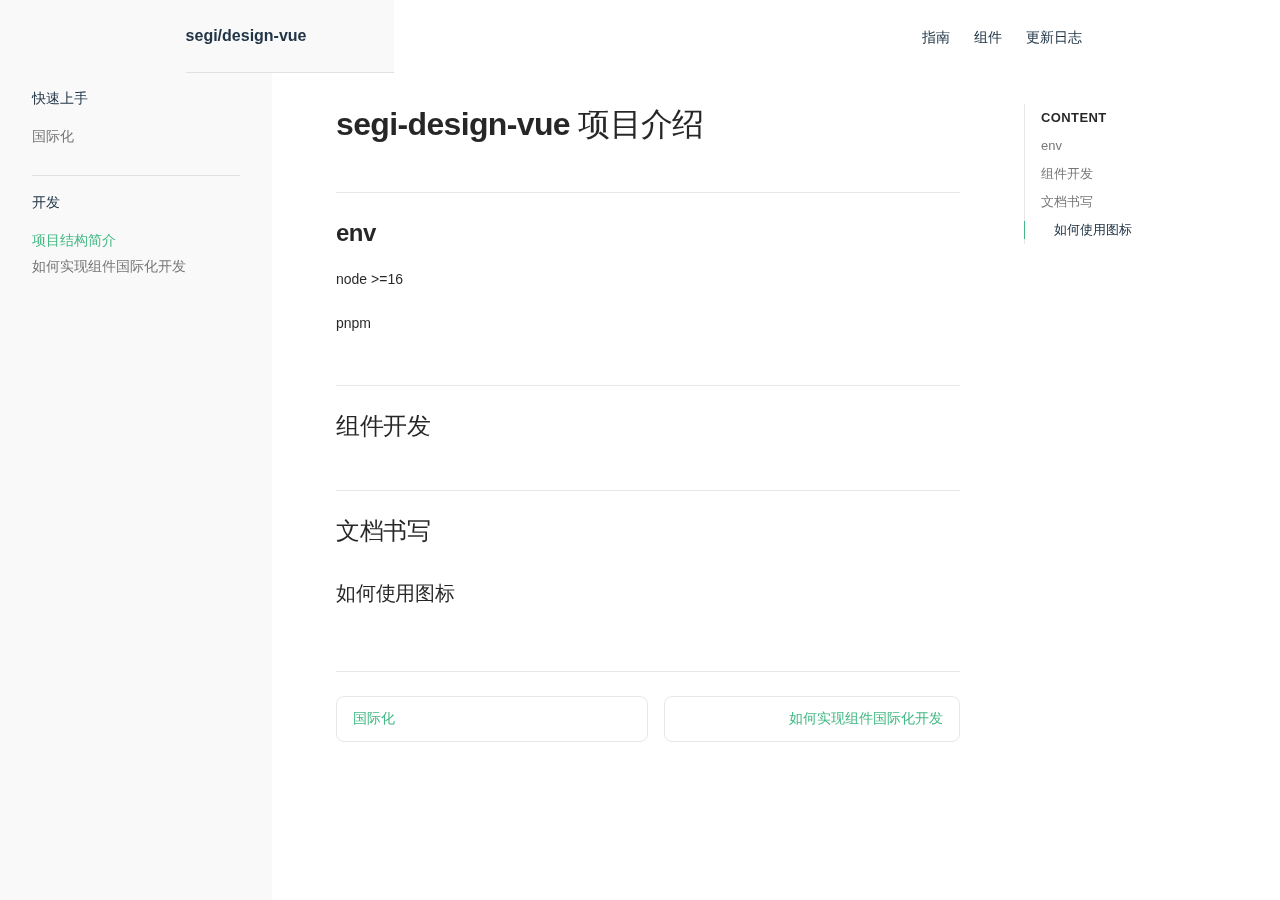
<file: guide/dev/project.html>
<!DOCTYPE html>
<html lang="en-US">
  <head>
    <meta charset="utf-8">
    <meta name="viewport" content="width=device-width,initial-scale=1">
    <title>segi-design-vue 项目介绍 | segi/design-vue</title>
    <meta name="description" content="租赁4.0 前端组件库">
    <link rel="stylesheet" href="/assets/style.cefd9a6d.css">
    <link rel="modulepreload" href="/assets/app.c3943601.js">
    <link rel="modulepreload" href="/assets/guide_dev_project.md.0bd47d63.lean.js">
    
    
  </head>
  <body>
    <div id="app"><div class="Layout" data-v-aa6d9e14><!--[--><!--]--><!--[--><span tabindex="-1" data-v-e1824ab1></span><a href="#VPContent" class="VPSkipLink visually-hidden" data-v-e1824ab1> Skip to content </a><!--]--><!----><header class="VPNav" data-v-aa6d9e14 data-v-ce280d38><div class="VPNavBar has-sidebar" data-v-ce280d38 data-v-85daa9f9><div class="container" data-v-85daa9f9><div class="VPNavBarTitle has-sidebar" data-v-85daa9f9 data-v-67a89122><a class="title" href="/" data-v-67a89122><!--[--><!--]--><!----><!--[-->segi/design-vue<!--]--><!--[--><!--]--></a></div><div class="content" data-v-85daa9f9><!--[--><!--]--><!----><nav aria-labelledby="main-nav-aria-label" class="VPNavBarMenu menu" data-v-85daa9f9 data-v-c13410fb><span id="main-nav-aria-label" class="visually-hidden" data-v-c13410fb>Main Navigation</span><!--[--><!--[--><a class="VPLink link VPNavBarMenuLink" href="/guide/i18n.html" data-v-c13410fb data-v-b221a9cd data-v-f226e849><!--[-->指南<!--]--><!----></a><!--]--><!--[--><a class="VPLink link VPNavBarMenuLink" href="/component/button.html" data-v-c13410fb data-v-b221a9cd data-v-f226e849><!--[-->组件<!--]--><!----></a><!--]--><!--[--><a class="VPLink link VPNavBarMenuLink" href="/log/changelog.html" data-v-c13410fb data-v-b221a9cd data-v-f226e849><!--[-->更新日志<!--]--><!----></a><!--]--><!--]--></nav><!----><!----><!----><!----><!--[--><!--]--><button type="button" class="VPNavBarHamburger hamburger" aria-label="mobile navigation" aria-expanded="false" aria-controls="VPNavScreen" data-v-85daa9f9 data-v-358a56d5><span class="container" data-v-358a56d5><span class="top" data-v-358a56d5></span><span class="middle" data-v-358a56d5></span><span class="bottom" data-v-358a56d5></span></span></button></div></div></div><!----></header><div class="VPLocalNav" data-v-aa6d9e14 data-v-3b9748d7><button class="menu" aria-expanded="false" aria-controls="VPSidebarNav" data-v-3b9748d7><svg xmlns="http://www.w3.org/2000/svg" aria-hidden="true" focusable="false" viewbox="0 0 24 24" class="menu-icon" data-v-3b9748d7><path d="M17,11H3c-0.6,0-1-0.4-1-1s0.4-1,1-1h14c0.6,0,1,0.4,1,1S17.6,11,17,11z"></path><path d="M21,7H3C2.4,7,2,6.6,2,6s0.4-1,1-1h18c0.6,0,1,0.4,1,1S21.6,7,21,7z"></path><path d="M21,15H3c-0.6,0-1-0.4-1-1s0.4-1,1-1h18c0.6,0,1,0.4,1,1S21.6,15,21,15z"></path><path d="M17,19H3c-0.6,0-1-0.4-1-1s0.4-1,1-1h14c0.6,0,1,0.4,1,1S17.6,19,17,19z"></path></svg><span class="menu-text" data-v-3b9748d7>Menu</span></button><a class="top-link" href="#" data-v-3b9748d7> Return to top </a></div><aside class="VPSidebar" data-v-aa6d9e14 data-v-4179ba86><nav class="nav" id="VPSidebarNav" aria-labelledby="sidebar-aria-label" tabindex="-1" data-v-4179ba86><span class="visually-hidden" id="sidebar-aria-label" data-v-4179ba86> Sidebar Navigation </span><!--[--><div class="group" data-v-4179ba86><section class="VPSidebarGroup" data-v-4179ba86 data-v-3e944058><div class="title" data-v-3e944058><h2 class="title-text" data-v-3e944058>快速上手</h2><div class="action" data-v-3e944058><svg xmlns="http://www.w3.org/2000/svg" xmlns:xlink="http://www.w3.org/1999/xlink" viewbox="0 0 24 24" class="icon minus" data-v-3e944058><path d="M19,2H5C3.3,2,2,3.3,2,5v14c0,1.7,1.3,3,3,3h14c1.7,0,3-1.3,3-3V5C22,3.3,20.7,2,19,2zM20,19c0,0.6-0.4,1-1,1H5c-0.6,0-1-0.4-1-1V5c0-0.6,0.4-1,1-1h14c0.6,0,1,0.4,1,1V19z"></path><path d="M16,11H8c-0.6,0-1,0.4-1,1s0.4,1,1,1h8c0.6,0,1-0.4,1-1S16.6,11,16,11z"></path></svg><svg version="1.1" xmlns="http://www.w3.org/2000/svg" viewbox="0 0 24 24" class="icon plus" data-v-3e944058><path d="M19,2H5C3.3,2,2,3.3,2,5v14c0,1.7,1.3,3,3,3h14c1.7,0,3-1.3,3-3V5C22,3.3,20.7,2,19,2z M20,19c0,0.6-0.4,1-1,1H5c-0.6,0-1-0.4-1-1V5c0-0.6,0.4-1,1-1h14c0.6,0,1,0.4,1,1V19z"></path><path d="M16,11h-3V8c0-0.6-0.4-1-1-1s-1,0.4-1,1v3H8c-0.6,0-1,0.4-1,1s0.4,1,1,1h3v3c0,0.6,0.4,1,1,1s1-0.4,1-1v-3h3c0.6,0,1-0.4,1-1S16.6,11,16,11z"></path></svg></div></div><div class="items" data-v-3e944058><!--[--><!--[--><a class="VPLink link link" href="/guide/i18n.html" style="padding-left:0px;" data-v-80f9ecf3 data-v-f226e849><!--[--><span class="link-text" data-v-80f9ecf3>国际化</span><!--]--><!----></a><!----><!--]--><!--]--></div></section></div><div class="group" data-v-4179ba86><section class="VPSidebarGroup" data-v-4179ba86 data-v-3e944058><div class="title" data-v-3e944058><h2 class="title-text" data-v-3e944058>开发</h2><div class="action" data-v-3e944058><svg xmlns="http://www.w3.org/2000/svg" xmlns:xlink="http://www.w3.org/1999/xlink" viewbox="0 0 24 24" class="icon minus" data-v-3e944058><path d="M19,2H5C3.3,2,2,3.3,2,5v14c0,1.7,1.3,3,3,3h14c1.7,0,3-1.3,3-3V5C22,3.3,20.7,2,19,2zM20,19c0,0.6-0.4,1-1,1H5c-0.6,0-1-0.4-1-1V5c0-0.6,0.4-1,1-1h14c0.6,0,1,0.4,1,1V19z"></path><path d="M16,11H8c-0.6,0-1,0.4-1,1s0.4,1,1,1h8c0.6,0,1-0.4,1-1S16.6,11,16,11z"></path></svg><svg version="1.1" xmlns="http://www.w3.org/2000/svg" viewbox="0 0 24 24" class="icon plus" data-v-3e944058><path d="M19,2H5C3.3,2,2,3.3,2,5v14c0,1.7,1.3,3,3,3h14c1.7,0,3-1.3,3-3V5C22,3.3,20.7,2,19,2z M20,19c0,0.6-0.4,1-1,1H5c-0.6,0-1-0.4-1-1V5c0-0.6,0.4-1,1-1h14c0.6,0,1,0.4,1,1V19z"></path><path d="M16,11h-3V8c0-0.6-0.4-1-1-1s-1,0.4-1,1v3H8c-0.6,0-1,0.4-1,1s0.4,1,1,1h3v3c0,0.6,0.4,1,1,1s1-0.4,1-1v-3h3c0.6,0,1-0.4,1-1S16.6,11,16,11z"></path></svg></div></div><div class="items" data-v-3e944058><!--[--><!--[--><a class="VPLink link link active" href="/guide/dev/project.html" style="padding-left:0px;" data-v-80f9ecf3 data-v-f226e849><!--[--><span class="link-text" data-v-80f9ecf3>项目结构简介</span><!--]--><!----></a><!----><!--]--><!--[--><a class="VPLink link link" href="/guide/dev/i18n.html" style="padding-left:0px;" data-v-80f9ecf3 data-v-f226e849><!--[--><span class="link-text" data-v-80f9ecf3>如何实现组件国际化开发</span><!--]--><!----></a><!----><!--]--><!--]--></div></section></div><!--]--></nav></aside><div class="VPContent has-sidebar" id="VPContent" data-v-aa6d9e14 data-v-5e936e64><div class="VPDoc has-sidebar has-aside" data-v-5e936e64 data-v-e8752353><div class="container" data-v-e8752353><div class="aside" data-v-e8752353><div class="aside-curtain" data-v-e8752353></div><div class="aside-container" data-v-e8752353><div class="aside-content" data-v-e8752353><div class="VPDocAside" data-v-e8752353 data-v-23d94df5><!--[--><!--]--><!--[--><!--]--><div class="VPDocAsideOutline" data-v-23d94df5 data-v-5c259eae><div class="content" data-v-5c259eae><div class="outline-marker" data-v-5c259eae></div><div class="outline-title" data-v-5c259eae>CONTENT</div><nav aria-labelledby="doc-outline-aria-label" data-v-5c259eae><span class="visually-hidden" id="doc-outline-aria-label" data-v-5c259eae> Table of Contents for current page </span><ul class="root" data-v-5c259eae data-v-c8f790c9><!--[--><!--]--></ul></nav></div></div><!--[--><!--]--><div class="spacer" data-v-23d94df5></div><!--[--><!--]--><!----><!--[--><!--]--><!--[--><!--]--></div></div></div></div><div class="content" data-v-e8752353><div class="content-container" data-v-e8752353><!--[--><!--]--><main class="main" data-v-e8752353><div style="position:relative;" class="vp-doc _guide_dev_project" data-v-e8752353><div><h1 id="segi-design-vue-项目介绍" tabindex="-1">segi-design-vue 项目介绍 <a class="header-anchor" href="#segi-design-vue-项目介绍" aria-hidden="true">#</a></h1><h2 id="env" tabindex="-1">env <a class="header-anchor" href="#env" aria-hidden="true">#</a></h2><p>node &gt;=16</p><p>pnpm</p><h2 id="组件开发" tabindex="-1">组件开发 <a class="header-anchor" href="#组件开发" aria-hidden="true">#</a></h2><h2 id="文档书写" tabindex="-1">文档书写 <a class="header-anchor" href="#文档书写" aria-hidden="true">#</a></h2><h3 id="如何使用图标" tabindex="-1">如何使用图标 <a class="header-anchor" href="#如何使用图标" aria-hidden="true">#</a></h3></div></div></main><!--[--><!--]--><footer class="VPDocFooter" data-v-e8752353 data-v-9e090266><!----><div class="prev-next" data-v-9e090266><div class="pager" data-v-9e090266><a class="pager-link prev" href="/guide/i18n.html" data-v-9e090266><span class="desc" data-v-9e090266></span><span class="title" data-v-9e090266>国际化</span></a></div><div class="has-prev pager" data-v-9e090266><a class="pager-link next" href="/guide/dev/i18n.html" data-v-9e090266><span class="desc" data-v-9e090266></span><span class="title" data-v-9e090266>如何实现组件国际化开发</span></a></div></div></footer><!--[--><!--]--></div></div></div></div></div><!----><!--[--><!--]--></div></div>
    <script>__VP_HASH_MAP__ = JSON.parse("{\"component_button.md\":\"5ef62b79\",\"component_config-provider.md\":\"4ac64847\",\"component_icon.md\":\"dc0b1044\",\"component_steps.md\":\"7452c69f\",\"component_timeline.md\":\"6f7a2259\",\"component_title.md\":\"4489c82c\",\"guide_design.md\":\"24ecef98\",\"guide_dev_i18n.md\":\"a185c3f7\",\"guide_dev_project.md\":\"0bd47d63\",\"guide_i18n.md\":\"0dbc8ae6\",\"index.md\":\"4f8e8b8b\",\"log_changelog.md\":\"98c5fb97\"}")</script>
    <script type="module" async src="/assets/app.c3943601.js"></script>
    
  </body>
</html>
</file>
